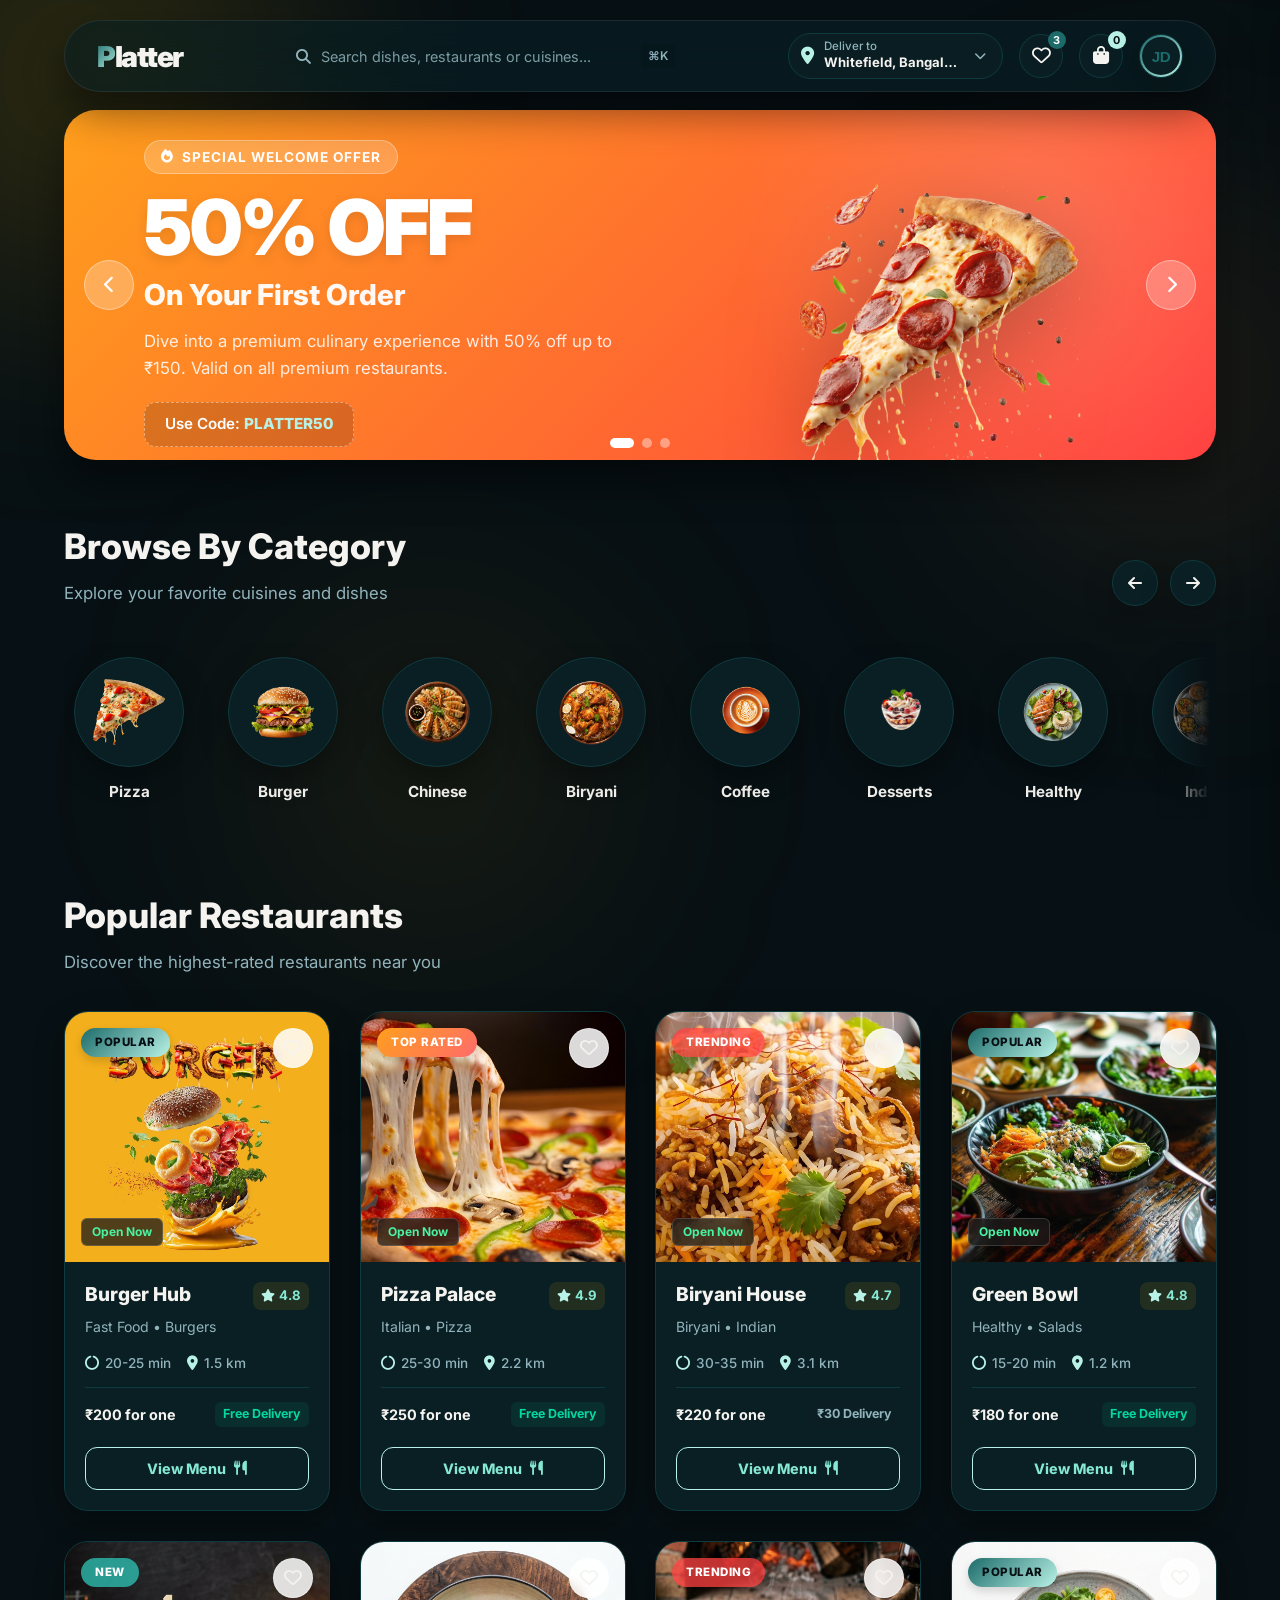
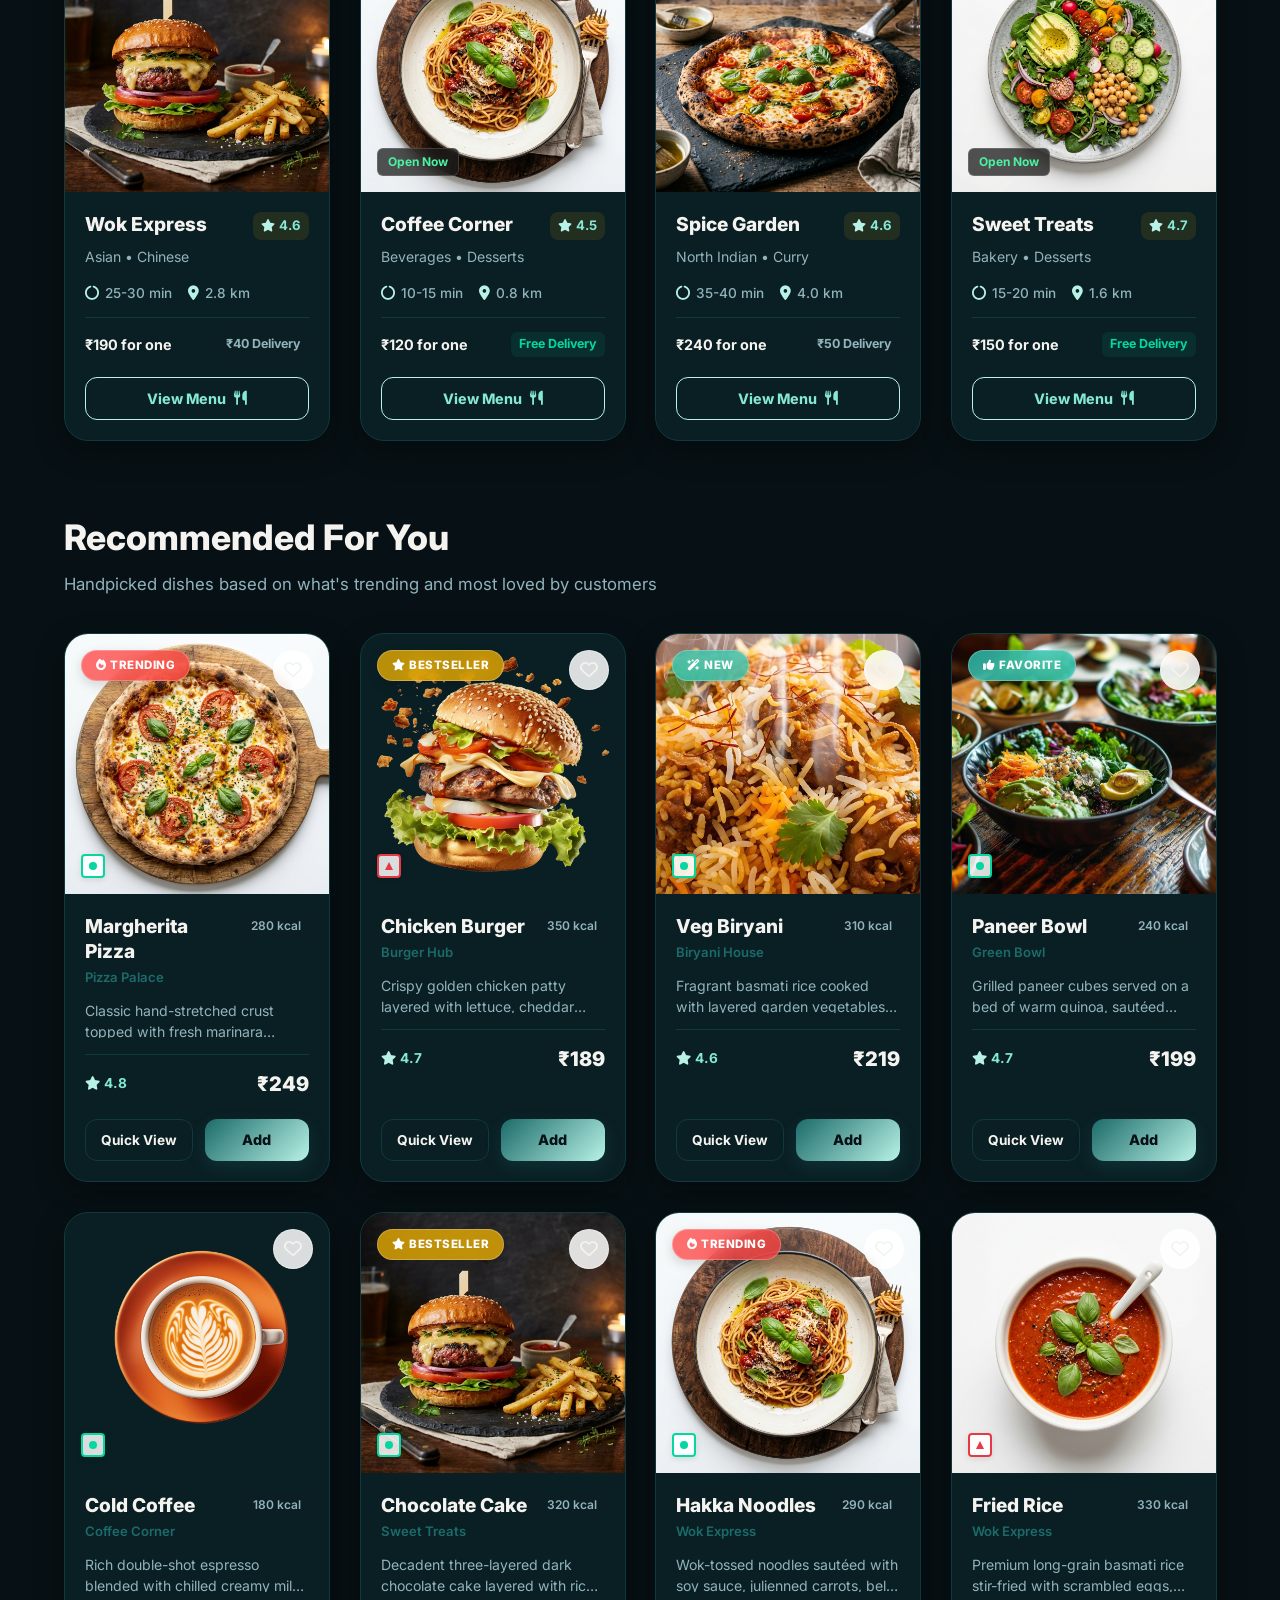
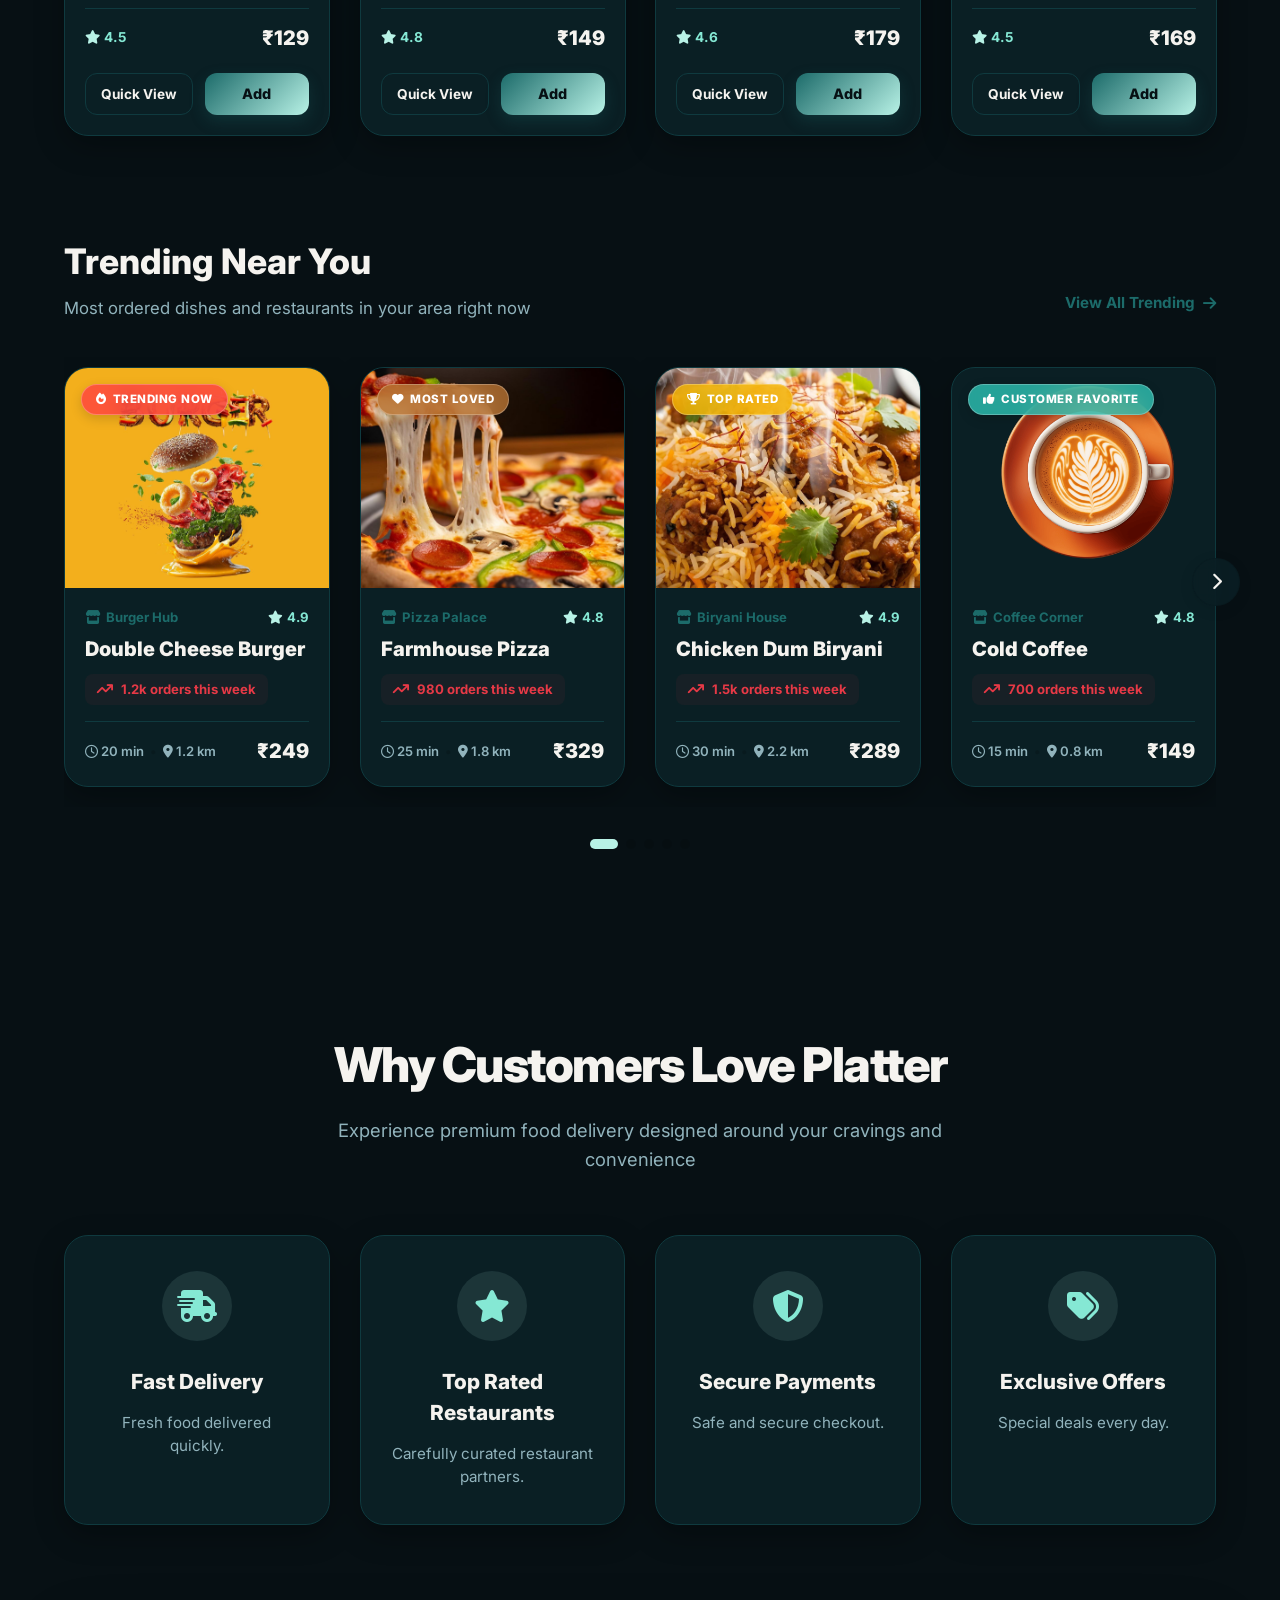
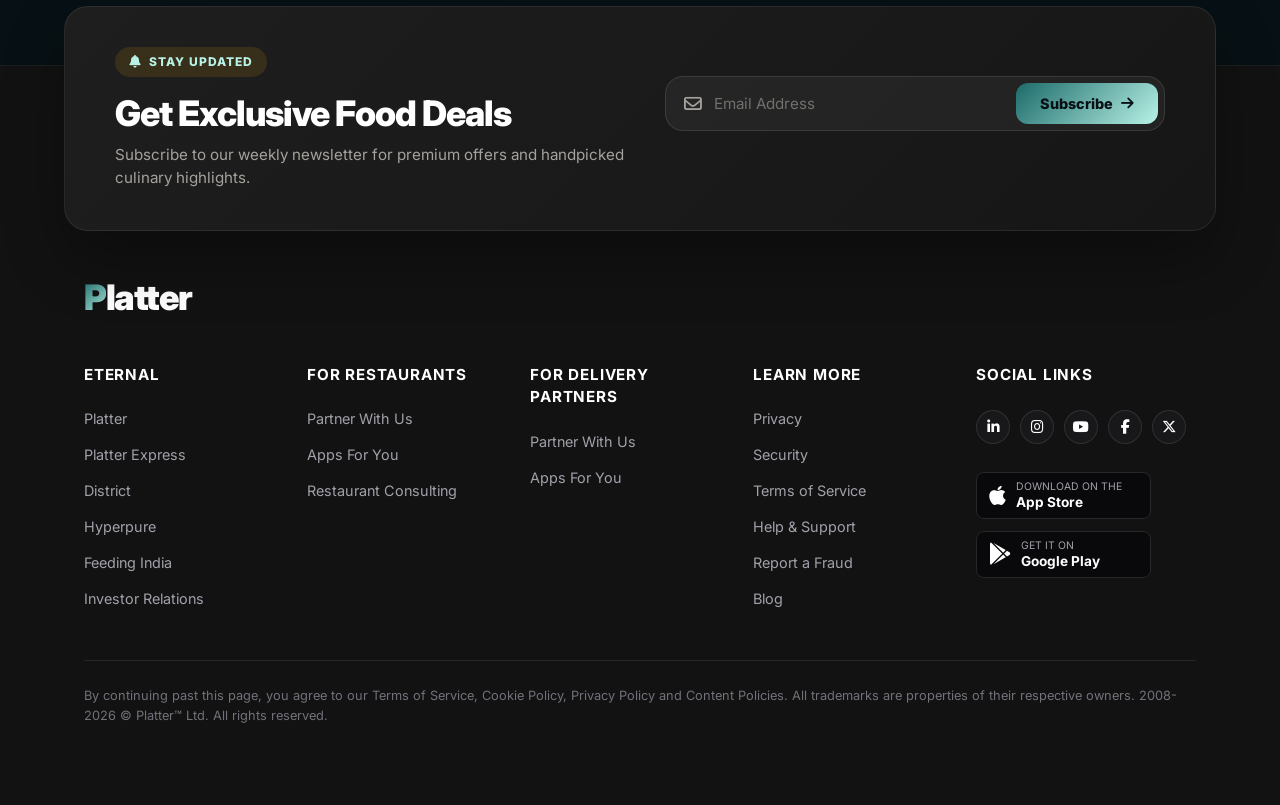
<file: home.html>
<!-- <%@ page language="java" contentType="text/html; charset=UTF-8" pageEncoding="UTF-8" %> -->
<!DOCTYPE html>
<html lang="en">

<head>
    <meta charset="UTF-8">
    <meta name="viewport" content="width=device-width, initial-scale=1.0">
    <title>Platter | Premium Food Delivery Home</title>

    <!-- Google Fonts Inter -->
    <link rel="preconnect" href="https://fonts.googleapis.com">
    <link rel="preconnect" href="https://fonts.gstatic.com" crossorigin>
    <link href="https://fonts.googleapis.com/css2?family=Inter:wght@300;400;500;600;700;800;900&display=swap"
        rel="stylesheet">

    <!-- FontAwesome Icons -->
    <link rel="stylesheet" href="https://cdnjs.cloudflare.com/ajax/libs/font-awesome/6.6.0/css/all.min.css">

    <!-- Custom CSS -->
    <link rel="stylesheet" href="css/home.css">
</head>

<body>

    <!-- Background Decorative Blobs -->
    <div class="blur blob-1"></div>
    <div class="blur blob-2"></div>
    <div class="blur blob-3"></div>

    <!-- PREMIUM NAVBAR -->
    <header class="navbar" id="mainNavbar">
        <div class="navbar-container">
            <!-- Brand Logo -->
            <div class="logo" onclick="window.location.reload();" style="cursor: pointer;">
                <span>P</span>latter
            </div>

            <!-- Navbar Search (Center) -->
            <div class="nav-search-bar">
                <i class="fa-solid fa-magnifying-glass search-icon"></i>
                <input type="text" placeholder="Search dishes, restaurants or cuisines..." id="navSearchInput">
                <div class="search-shortcut">⌘K</div>
            </div>

            <!-- Navbar Actions (Right) -->
            <div class="nav-actions">
                <!-- Location Display -->
                <div class="location-selector" id="locationTrigger">
                    <i class="fa-solid fa-location-dot location-icon"></i>
                    <div class="location-details">
                        <span class="location-label">Deliver to</span>
                        <strong class="location-value" id="currentLocationText">Whitefield, Bangalore</strong>
                    </div>
                    <i class="fa-solid fa-chevron-down arrow-icon"></i>

                    <!-- Location Dropdown Menu -->
                    <div class="location-dropdown" id="locationDropdown">
                        <div class="dropdown-header">Select Address</div>
                        <div class="dropdown-item active" data-location="Whitefield, Bangalore">
                            <i class="fa-solid fa-house"></i>
                            <div class="item-text">
                                <strong>Home</strong>
                                <span>Whitefield, Bangalore</span>
                            </div>
                        </div>
                        <div class="dropdown-item" data-location="Indiranagar, Bangalore">
                            <i class="fa-solid fa-briefcase"></i>
                            <div class="item-text">
                                <strong>Office</strong>
                                <span>Indiranagar, Bangalore</span>
                            </div>
                        </div>
                        <div class="dropdown-divider"></div>
                        <button class="locate-me-btn" id="locateMeBtn">
                            <i class="fa-solid fa-location-crosshairs"></i> Locate Me
                        </button>
                    </div>
                </div>

                <!-- Mobile Search Icon Button (visible only on mobile) -->
                <button class="mobile-search-btn" id="mobileSearchBtn" aria-label="Search">
                    <i class="fa-solid fa-magnifying-glass"></i>
                </button>

                <!-- Favorites Icon Button -->
                <a href="#" class="nav-btn-icon" aria-label="Favorites" title="Favorites">
                    <i class="fa-regular fa-heart"></i>
                    <span class="badge badge-primary">3</span>
                </a>

                <!-- Cart Icon Button -->
                <a href="#" class="nav-btn-icon" aria-label="Cart" title="Shopping Cart">
                    <i class="fa-solid fa-bag-shopping"></i>
                    <span class="badge badge-secondary">2</span>
                </a>

                <!-- Profile Button -->
                <div class="profile-container" id="profileTrigger">
                    <button class="profile-avatar-btn" aria-label="User profile">
                        <div class="avatar-initials">JD</div>
                    </button>

                    <!-- Profile Dropdown -->
                    <div class="profile-dropdown" id="profileDropdown">
                        <div class="profile-dropdown-header">
                            <strong>John Doe</strong>
                            <span>johndoe@example.com</span>
                        </div>
                        <div class="dropdown-divider"></div>
                        <a href="#" class="profile-item"><i class="fa-regular fa-user"></i> My Profile</a>
                        <a href="#" class="profile-item"><i class="fa-solid fa-clock-rotate-left"></i> Order
                            History</a>
                        <a href="#" class="profile-item"><i class="fa-solid fa-wallet"></i> Platter Wallet</a>
                        <a href="#" class="profile-item"><i class="fa-solid fa-gear"></i> Settings</a>
                        <div class="dropdown-divider"></div>
                        <a href="#" class="profile-item logout-link"><i
                                class="fa-solid fa-arrow-right-from-bracket"></i> Logout</a>
                    </div>
                </div>

                <!-- Mobile Hamburger Menu Button -->
                <button class="hamburger-btn" id="hamburgerBtn" aria-label="Open menu">
                    <i class="fa-solid fa-bars-staggered"></i>
                </button>
            </div>

            <!-- Mobile Expanding Search Bar (renders inside navbar-container) -->
            <div class="mobile-search-overlay" id="mobileSearchOverlay">
                <button class="mobile-search-close" id="mobileSearchClose" aria-label="Close search">
                    <i class="fa-solid fa-arrow-left"></i>
                </button>
                <div class="mobile-search-input-wrap">
                    <i class="fa-solid fa-magnifying-glass"></i>
                    <input type="text" id="mobileSearchInput" placeholder="Search dishes, restaurants or cuisines..."
                        autocomplete="off" autocorrect="off">
                    <button class="mobile-search-clear" id="mobileSearchClear" aria-label="Clear search">
                        <i class="fa-solid fa-xmark"></i>
                    </button>
                </div>
            </div>

        </div>
    </header>

    <!-- MOBILE SIDE DRAWER MENU -->
    <div class="mobile-drawer" id="mobileDrawer">
        <div class="drawer-header">
            <div class="logo">
                <span>P</span>latter
            </div>
            <button class="close-drawer-btn" id="closeDrawerBtn" aria-label="Close menu">
                <i class="fa-solid fa-xmark"></i>
            </button>
        </div>
        <div class="drawer-body">
            <!-- Mobile Search -->
            <div class="drawer-search">
                <i class="fa-solid fa-magnifying-glass"></i>
                <input type="text" placeholder="Search Platter..." id="drawerSearchInput">
            </div>

            <!-- Mobile Location -->
            <div class="drawer-location" id="drawerLocationTrigger">
                <div class="loc-left">
                    <i class="fa-solid fa-location-dot"></i>
                    <span>Whitefield, Bangalore</span>
                </div>
                <i class="fa-solid fa-chevron-right"></i>
            </div>

            <!-- Mobile Links -->
            <nav class="drawer-nav">
                <a href="#" class="drawer-nav-item"><i class="fa-regular fa-heart"></i> Favorites <span
                        class="nav-badge">3</span></a>
                <a href="#" class="drawer-nav-item"><i class="fa-solid fa-bag-shopping"></i> My Cart <span
                        class="nav-badge sec">2</span></a>
                <a href="#" class="drawer-nav-item"><i class="fa-regular fa-user"></i> My Profile</a>
                <a href="#" class="drawer-nav-item"><i class="fa-solid fa-ticket"></i> Offers & Coupons</a>
                <a href="#" class="drawer-nav-item"><i class="fa-solid fa-wallet"></i> Platter Cash</a>
                <a href="#" class="drawer-nav-item"><i class="fa-solid fa-headset"></i> Help & Support</a>
            </nav>
        </div>
        <div class="drawer-footer">
            <button class="drawer-logout-btn"><i class="fa-solid fa-arrow-right-from-bracket"></i> Logout</button>
        </div>
    </div>
    <div class="drawer-overlay" id="drawerOverlay"></div>



    <!-- ==========================================
         SECTION 1: OFFERS SLIDER (PHASE 2)
         ========================================== -->
    <section class="offers-section">
        <div class="offers-slider-container">
            <div class="offers-track" id="offersTrack">

                <!-- Slide 1: 50% OFF -->
                <div class="offer-slide active" data-slide-index="0">
                    <div class="offer-card-bg" style="background: linear-gradient(135deg, #FF9F1C, #FF4040);">
                        <div class="offer-card-glow"></div>
                        <div class="offer-card-content">
                            <span class="offer-badge-pill"><i class="fa-solid fa-fire"></i> Special Welcome
                                Offer</span>
                            <h2 class="offer-title-main">50% OFF</h2>
                            <p class="offer-subtitle-main">On Your First Order</p>
                            <p class="offer-description-main">Dive into a premium culinary experience with 50% off
                                up to
                                ₹150. Valid on all premium restaurants.</p>
                            <div class="offer-coupon-code">Use Code: <strong>PLATTER50</strong></div>
                            <button class="offer-action-btn">
                                <span>Claim Now</span>
                                <i class="fa-solid fa-arrow-right"></i>
                            </button>
                        </div>
                        <div class="offer-card-graphic">
                            <img src="images/hero/pizza.png" alt="Delicious Pizza Illustration"
                                class="offer-graphic-img img-pizza">
                        </div>
                    </div>
                </div>

                <!-- Slide 2: Free Delivery -->
                <div class="offer-slide" data-slide-index="1">
                    <div class="offer-card-bg" style="background: linear-gradient(135deg, #2EC4B6, #0077B6);">
                        <div class="offer-card-glow"></div>
                        <div class="offer-card-content">
                            <span class="offer-badge-pill"><i class="fa-solid fa-truck-fast"></i> Daily
                                Savings</span>
                            <h2 class="offer-title-main">Free Delivery</h2>
                            <p class="offer-subtitle-main">On Orders Above ₹299</p>
                            <p class="offer-description-main">Forget delivery charges. Get your food delivered
                                straight
                                to your door, steaming hot, completely free.</p>
                            <div class="offer-coupon-code">Automatically Applied at Checkout</div>
                            <button class="offer-action-btn">
                                <span>Order Now</span>
                                <i class="fa-solid fa-arrow-right"></i>
                            </button>
                        </div>
                        <div class="offer-card-graphic">
                            <img src="images/hero/burger.png" alt="Gourmet Burger Illustration"
                                class="offer-graphic-img img-burger">
                        </div>
                    </div>
                </div>

                <!-- Slide 3: BOGO Offer -->
                <div class="offer-slide" data-slide-index="2">
                    <div class="offer-card-bg" style="background: linear-gradient(135deg, #E63946, #800f2f);">
                        <div class="offer-card-glow"></div>
                        <div class="offer-card-content">
                            <span class="offer-badge-pill"><i class="fa-solid fa-gift"></i> Double Feast</span>
                            <h2 class="offer-title-main">Buy 1 Get 1</h2>
                            <p class="offer-subtitle-main">On Selected Restaurants</p>
                            <p class="offer-description-main">Twice the flavor, half the cost! Treat yourself and a
                                friend with a complimentary second dish.</p>
                            <div class="offer-coupon-code">Use Code: <strong>DOUBLEFEAST</strong></div>
                            <button class="offer-action-btn">
                                <span>Find Restaurants</span>
                                <i class="fa-solid fa-arrow-right"></i>
                            </button>
                        </div>
                        <div class="offer-card-graphic">
                            <img src="images/hero/thali.png" alt="Indian Thali Illustration"
                                class="offer-graphic-img img-thali">
                        </div>
                    </div>
                </div>

            </div>

            <!-- Slider Controls -->
            <button class="offer-nav-btn prev-btn" id="offerPrevBtn" aria-label="Previous Slide">
                <i class="fa-solid fa-chevron-left"></i>
            </button>
            <button class="offer-nav-btn next-btn" id="offerNextBtn" aria-label="Next Slide">
                <i class="fa-solid fa-chevron-right"></i>
            </button>

            <!-- Pagination Indicators -->
            <div class="offer-pagination-dots" id="offerPagination">
                <span class="offer-pag-dot active" data-index="0"></span>
                <span class="offer-pag-dot" data-index="1"></span>
                <span class="offer-pag-dot" data-index="2"></span>
            </div>
        </div>
    </section>

    <!-- ==========================================
         SECTION 2: FOOD CATEGORIES (PHASE 2)
         ========================================== -->
    <section class="categories-section scroll-reveal">
        <div class="categories-header">
            <div class="categories-titles">
                <h2 class="section-title-phase2">Browse By Category</h2>
                <p class="section-subtitle-phase2">Explore your favorite cuisines and dishes</p>
            </div>
            <div class="categories-nav-arrows">
                <button class="category-nav-arrow arrow-left-btn" id="catLeftBtn" aria-label="Scroll Categories Left">
                    <i class="fa-solid fa-arrow-left"></i>
                </button>
                <button class="category-nav-arrow arrow-right-btn" id="catRightBtn"
                    aria-label="Scroll Categories Right">
                    <i class="fa-solid fa-arrow-right"></i>
                </button>
            </div>
        </div>

        <div class="categories-slider-outer">
            <!-- Fade Overlay Gradients -->
            <div class="category-fade-overlay fade-overlay-left"></div>
            <div class="category-fade-overlay fade-overlay-right"></div>

            <div class="categories-track" id="categoriesTrack">
                <!-- Pizza -->
                <div class="category-card-item">
                    <div class="category-circle-wrapper">
                        <img src="images/categories/pizza.png" alt="Pizza" class="category-circle-img">
                        <div class="category-circle-glow"></div>
                    </div>
                    <span class="category-card-name">Pizza</span>
                </div>

                <!-- Burger -->
                <div class="category-card-item">
                    <div class="category-circle-wrapper">
                        <img src="images/categories/burger.png" alt="Burger" class="category-circle-img">
                        <div class="category-circle-glow"></div>
                    </div>
                    <span class="category-card-name">Burger</span>
                </div>

                <!-- Chinese -->
                <div class="category-card-item">
                    <div class="category-circle-wrapper">
                        <img src="images/categories/chinese.png" alt="Chinese" class="category-circle-img">
                        <div class="category-circle-glow"></div>
                    </div>
                    <span class="category-card-name">Chinese</span>
                </div>

                <!-- Biryani -->
                <div class="category-card-item">
                    <div class="category-circle-wrapper">
                        <img src="images/categories/biryani.png" alt="Biryani" class="category-circle-img">
                        <div class="category-circle-glow"></div>
                    </div>
                    <span class="category-card-name">Biryani</span>
                </div>

                <!-- Coffee -->
                <div class="category-card-item">
                    <div class="category-circle-wrapper">
                        <img src="images/categories/coffee.png" alt="Coffee" class="category-circle-img">
                        <div class="category-circle-glow"></div>
                    </div>
                    <span class="category-card-name">Coffee</span>
                </div>

                <!-- Desserts -->
                <div class="category-card-item">
                    <div class="category-circle-wrapper">
                        <img src="images/categories/dessert.png" alt="Desserts" class="category-circle-img">
                        <div class="category-circle-glow"></div>
                    </div>
                    <span class="category-card-name">Desserts</span>
                </div>

                <!-- Healthy -->
                <div class="category-card-item">
                    <div class="category-circle-wrapper">
                        <img src="images/categories/healthy.png" alt="Healthy" class="category-circle-img">
                        <div class="category-circle-glow"></div>
                    </div>
                    <span class="category-card-name">Healthy</span>
                </div>

                <!-- Indian -->
                <div class="category-card-item">
                    <div class="category-circle-wrapper">
                        <img src="images/categories/indian.png" alt="Indian" class="category-circle-img">
                        <div class="category-circle-glow"></div>
                    </div>
                    <span class="category-card-name">Indian</span>
                </div>
            </div>
        </div>
    </section>

    <!-- ==========================================
             SECTION 3: POPULAR RESTAURANTS (PHASE 3)
             ========================================== -->
    <section class="restaurants-section scroll-reveal">
        <div class="restaurants-container">
            <div class="section-header-phase3">
                <h2 class="section-title-phase3">Popular Restaurants</h2>
                <p class="section-subtitle-phase3">Discover the highest-rated restaurants near you</p>
            </div>

            <div class="restaurants-grid">
                <!-- Card 1: Burger Hub -->
                <div class="restaurant-card-item">
                    <div class="card-image-container">
                        <img src="images/Restaurant/burger.jpg" alt="Burger Hub" class="restaurant-cover-img">
                        <span class="restaurant-badge badge-popular">Popular</span>
                        <span class="restaurant-open-status">Open Now</span>
                        <button class="card-favorite-btn" aria-label="Add to Favorites" title="Favorite">
                            <i class="fa-regular fa-heart"></i>
                        </button>
                    </div>
                    <div class="card-details-container">
                        <div class="card-first-row">
                            <h3 class="restaurant-name-title">Burger Hub</h3>
                            <div class="rating-chip-badge">
                                <i class="fa-solid fa-star"></i>
                                <span>4.8</span>
                            </div>
                        </div>
                        <p class="cuisine-type-desc">Fast Food • Burgers</p>
                        <div class="card-meta-details">
                            <div class="meta-item"><i class="fa-solid fa-circle-notch timer-icon"></i> 20-25 min</div>
                            <div class="meta-item"><i class="fa-solid fa-location-dot"></i> 1.5 km</div>
                        </div>
                        <div class="card-pricing-row">
                            <span class="pricing-per-person">₹200 for one</span>
                            <span class="delivery-fee-badge free">Free Delivery</span>
                        </div>
                        <button class="view-menu-action-btn">
                            <span>View Menu</span>
                            <i class="fa-solid fa-utensils"></i>
                        </button>
                    </div>
                </div>

                <!-- Card 2: Pizza Palace -->
                <div class="restaurant-card-item">
                    <div class="card-image-container">
                        <img src="images/Restaurant/pizza.jpg" alt="Pizza Palace" class="restaurant-cover-img">
                        <span class="restaurant-badge badge-top-rated">Top Rated</span>
                        <span class="restaurant-open-status">Open Now</span>
                        <button class="card-favorite-btn" aria-label="Add to Favorites" title="Favorite">
                            <i class="fa-regular fa-heart"></i>
                        </button>
                    </div>
                    <div class="card-details-container">
                        <div class="card-first-row">
                            <h3 class="restaurant-name-title">Pizza Palace</h3>
                            <div class="rating-chip-badge">
                                <i class="fa-solid fa-star"></i>
                                <span>4.9</span>
                            </div>
                        </div>
                        <p class="cuisine-type-desc">Italian • Pizza</p>
                        <div class="card-meta-details">
                            <div class="meta-item"><i class="fa-solid fa-circle-notch timer-icon"></i> 25-30 min</div>
                            <div class="meta-item"><i class="fa-solid fa-location-dot"></i> 2.2 km</div>
                        </div>
                        <div class="card-pricing-row">
                            <span class="pricing-per-person">₹250 for one</span>
                            <span class="delivery-fee-badge free">Free Delivery</span>
                        </div>
                        <button class="view-menu-action-btn">
                            <span>View Menu</span>
                            <i class="fa-solid fa-utensils"></i>
                        </button>
                    </div>
                </div>

                <!-- Card 3: Biryani House -->
                <div class="restaurant-card-item">
                    <div class="card-image-container">
                        <img src="images/Restaurant/biryani.jpg" alt="Biryani House" class="restaurant-cover-img">
                        <span class="restaurant-badge badge-trending">Trending</span>
                        <span class="restaurant-open-status">Open Now</span>
                        <button class="card-favorite-btn" aria-label="Add to Favorites" title="Favorite">
                            <i class="fa-regular fa-heart"></i>
                        </button>
                    </div>
                    <div class="card-details-container">
                        <div class="card-first-row">
                            <h3 class="restaurant-name-title">Biryani House</h3>
                            <div class="rating-chip-badge">
                                <i class="fa-solid fa-star"></i>
                                <span>4.7</span>
                            </div>
                        </div>
                        <p class="cuisine-type-desc">Biryani • Indian</p>
                        <div class="card-meta-details">
                            <div class="meta-item"><i class="fa-solid fa-circle-notch timer-icon"></i> 30-35 min</div>
                            <div class="meta-item"><i class="fa-solid fa-location-dot"></i> 3.1 km</div>
                        </div>
                        <div class="card-pricing-row">
                            <span class="pricing-per-person">₹220 for one</span>
                            <span class="delivery-fee-badge paid">₹30 Delivery</span>
                        </div>
                        <button class="view-menu-action-btn">
                            <span>View Menu</span>
                            <i class="fa-solid fa-utensils"></i>
                        </button>
                    </div>
                </div>

                <!-- Card 4: Green Bowl -->
                <div class="restaurant-card-item">
                    <div class="card-image-container">
                        <img src="images/Restaurant/healthy.jpg" alt="Green Bowl" class="restaurant-cover-img">
                        <span class="restaurant-badge badge-popular">Popular</span>
                        <span class="restaurant-open-status">Open Now</span>
                        <button class="card-favorite-btn" aria-label="Add to Favorites" title="Favorite">
                            <i class="fa-regular fa-heart"></i>
                        </button>
                    </div>
                    <div class="card-details-container">
                        <div class="card-first-row">
                            <h3 class="restaurant-name-title">Green Bowl</h3>
                            <div class="rating-chip-badge">
                                <i class="fa-solid fa-star"></i>
                                <span>4.8</span>
                            </div>
                        </div>
                        <p class="cuisine-type-desc">Healthy • Salads</p>
                        <div class="card-meta-details">
                            <div class="meta-item"><i class="fa-solid fa-circle-notch timer-icon"></i> 15-20 min</div>
                            <div class="meta-item"><i class="fa-solid fa-location-dot"></i> 1.2 km</div>
                        </div>
                        <div class="card-pricing-row">
                            <span class="pricing-per-person">₹180 for one</span>
                            <span class="delivery-fee-badge free">Free Delivery</span>
                        </div>
                        <button class="view-menu-action-btn">
                            <span>View Menu</span>
                            <i class="fa-solid fa-utensils"></i>
                        </button>
                    </div>
                </div>

                <!-- Card 5: Wok Express -->
                <div class="restaurant-card-item">
                    <div class="card-image-container">
                        <img src="images/auth/login-food.png" alt="Wok Express" class="restaurant-cover-img">
                        <span class="restaurant-badge badge-new">New</span>
                        <button class="card-favorite-btn" aria-label="Add to Favorites" title="Favorite">
                            <i class="fa-regular fa-heart"></i>
                        </button>
                    </div>
                    <div class="card-details-container">
                        <div class="card-first-row">
                            <h3 class="restaurant-name-title">Wok Express</h3>
                            <div class="rating-chip-badge">
                                <i class="fa-solid fa-star"></i>
                                <span>4.6</span>
                            </div>
                        </div>
                        <p class="cuisine-type-desc">Asian • Chinese</p>
                        <div class="card-meta-details">
                            <div class="meta-item"><i class="fa-solid fa-circle-notch timer-icon"></i> 25-30 min</div>
                            <div class="meta-item"><i class="fa-solid fa-location-dot"></i> 2.8 km</div>
                        </div>
                        <div class="card-pricing-row">
                            <span class="pricing-per-person">₹190 for one</span>
                            <span class="delivery-fee-badge paid">₹40 Delivery</span>
                        </div>
                        <button class="view-menu-action-btn">
                            <span>View Menu</span>
                            <i class="fa-solid fa-utensils"></i>
                        </button>
                    </div>
                </div>

                <!-- Card 6: Coffee Corner -->
                <div class="restaurant-card-item">
                    <div class="card-image-container">
                        <img src="images/auth/bg-pasta.png" alt="Coffee Corner" class="restaurant-cover-img">
                        <span class="restaurant-open-status">Open Now</span>
                        <button class="card-favorite-btn" aria-label="Add to Favorites" title="Favorite">
                            <i class="fa-regular fa-heart"></i>
                        </button>
                    </div>
                    <div class="card-details-container">
                        <div class="card-first-row">
                            <h3 class="restaurant-name-title">Coffee Corner</h3>
                            <div class="rating-chip-badge">
                                <i class="fa-solid fa-star"></i>
                                <span>4.5</span>
                            </div>
                        </div>
                        <p class="cuisine-type-desc">Beverages • Desserts</p>
                        <div class="card-meta-details">
                            <div class="meta-item"><i class="fa-solid fa-circle-notch timer-icon"></i> 10-15 min</div>
                            <div class="meta-item"><i class="fa-solid fa-location-dot"></i> 0.8 km</div>
                        </div>
                        <div class="card-pricing-row">
                            <span class="pricing-per-person">₹120 for one</span>
                            <span class="delivery-fee-badge free">Free Delivery</span>
                        </div>
                        <button class="view-menu-action-btn">
                            <span>View Menu</span>
                            <i class="fa-solid fa-utensils"></i>
                        </button>
                    </div>
                </div>

                <!-- Card 7: Spice Garden -->
                <div class="restaurant-card-item">
                    <div class="card-image-container">
                        <img src="images/auth/signup-food.png" alt="Spice Garden" class="restaurant-cover-img">
                        <span class="restaurant-badge badge-trending">Trending</span>
                        <button class="card-favorite-btn" aria-label="Add to Favorites" title="Favorite">
                            <i class="fa-regular fa-heart"></i>
                        </button>
                    </div>
                    <div class="card-details-container">
                        <div class="card-first-row">
                            <h3 class="restaurant-name-title">Spice Garden</h3>
                            <div class="rating-chip-badge">
                                <i class="fa-solid fa-star"></i>
                                <span>4.6</span>
                            </div>
                        </div>
                        <p class="cuisine-type-desc">North Indian • Curry</p>
                        <div class="card-meta-details">
                            <div class="meta-item"><i class="fa-solid fa-circle-notch timer-icon"></i> 35-40 min</div>
                            <div class="meta-item"><i class="fa-solid fa-location-dot"></i> 4.0 km</div>
                        </div>
                        <div class="card-pricing-row">
                            <span class="pricing-per-person">₹240 for one</span>
                            <span class="delivery-fee-badge paid">₹50 Delivery</span>
                        </div>
                        <button class="view-menu-action-btn">
                            <span>View Menu</span>
                            <i class="fa-solid fa-utensils"></i>
                        </button>
                    </div>
                </div>

                <!-- Card 8: Sweet Treats -->
                <div class="restaurant-card-item">
                    <div class="card-image-container">
                        <img src="images/auth/bg-salad.png" alt="Sweet Treats" class="restaurant-cover-img">
                        <span class="restaurant-badge badge-popular">Popular</span>
                        <span class="restaurant-open-status">Open Now</span>
                        <button class="card-favorite-btn" aria-label="Add to Favorites" title="Favorite">
                            <i class="fa-regular fa-heart"></i>
                        </button>
                    </div>
                    <div class="card-details-container">
                        <div class="card-first-row">
                            <h3 class="restaurant-name-title">Sweet Treats</h3>
                            <div class="rating-chip-badge">
                                <i class="fa-solid fa-star"></i>
                                <span>4.7</span>
                            </div>
                        </div>
                        <p class="cuisine-type-desc">Bakery • Desserts</p>
                        <div class="card-meta-details">
                            <div class="meta-item"><i class="fa-solid fa-circle-notch timer-icon"></i> 15-20 min</div>
                            <div class="meta-item"><i class="fa-solid fa-location-dot"></i> 1.6 km</div>
                        </div>
                        <div class="card-pricing-row">
                            <span class="pricing-per-person">₹150 for one</span>
                            <span class="delivery-fee-badge free">Free Delivery</span>
                        </div>
                        <button class="view-menu-action-btn">
                            <span>View Menu</span>
                            <i class="fa-solid fa-utensils"></i>
                        </button>
                    </div>
                </div>
            </div>
        </div>
    </section>

    <!-- ==========================================
         SECTION 4: RECOMMENDED DISHES (PHASE 4)
         ========================================== -->
    <section class="dishes-section scroll-reveal">
        <div class="dishes-container">
            <div class="section-header-phase4">
                <h2 class="section-title-phase4">Recommended For You</h2>
                <p class="section-subtitle-phase4">Handpicked dishes based on what's trending and most loved by
                    customers</p>
            </div>

            <div class="dishes-grid">
                <!-- Dish 1: Margherita Pizza -->
                <div class="dish-card-item">
                    <div class="dish-image-container">
                        <img src="images/auth/bg-pizza.png" alt="Margherita Pizza" class="dish-cover-img">
                        <span class="dish-badge badge-trending"><i class="fa-solid fa-fire"></i> Trending</span>
                        <div class="dish-indicator veg" title="Vegetarian"><span class="dot"></span></div>
                        <button class="dish-wishlist-btn" aria-label="Add to Wishlist" title="Wishlist">
                            <i class="fa-regular fa-heart"></i>
                        </button>
                    </div>
                    <div class="dish-details-container">
                        <div class="dish-first-row">
                            <h3 class="dish-name-title">Margherita Pizza</h3>
                            <span class="dish-calories">280 kcal</span>
                        </div>
                        <p class="dish-restaurant-name">Pizza Palace</p>
                        <p class="dish-short-desc">Classic hand-stretched crust topped with fresh marinara sauce,
                            mozzarella cheese, and fresh basil.</p>
                        <div class="dish-meta-row">
                            <div class="dish-rating-badge"><i class="fa-solid fa-star"></i> 4.8</div>
                            <span class="dish-price-tag">₹249</span>
                        </div>
                        <div class="dish-action-row">
                            <button class="quick-view-btn">Quick View</button>
                            <div class="cart-action-wrapper">
                                <button class="add-to-cart-btn">Add</button>
                                <div class="qty-selector-wrapper">
                                    <button class="qty-btn qty-minus-btn" aria-label="Decrease quantity"><i
                                            class="fa-solid fa-minus"></i></button>
                                    <span class="qty-number-display">1</span>
                                    <button class="qty-btn qty-plus-btn" aria-label="Increase quantity"><i
                                            class="fa-solid fa-plus"></i></button>
                                </div>
                            </div>
                        </div>
                    </div>
                </div>

                <!-- Dish 2: Chicken Burger -->
                <div class="dish-card-item">
                    <div class="dish-image-container">
                        <img src="images/hero/burger.png" alt="Chicken Burger" class="dish-cover-img">
                        <span class="dish-badge badge-bestseller"><i class="fa-solid fa-star"></i> Bestseller</span>
                        <div class="dish-indicator non-veg" title="Non-Vegetarian"><span class="dot"></span></div>
                        <button class="dish-wishlist-btn" aria-label="Add to Wishlist" title="Wishlist">
                            <i class="fa-regular fa-heart"></i>
                        </button>
                    </div>
                    <div class="dish-details-container">
                        <div class="dish-first-row">
                            <h3 class="dish-name-title">Chicken Burger</h3>
                            <span class="dish-calories">350 kcal</span>
                        </div>
                        <p class="dish-restaurant-name">Burger Hub</p>
                        <p class="dish-short-desc">Crispy golden chicken patty layered with lettuce, cheddar cheese, and
                            signature burger sauce.</p>
                        <div class="dish-meta-row">
                            <div class="dish-rating-badge"><i class="fa-solid fa-star"></i> 4.7</div>
                            <span class="dish-price-tag">₹189</span>
                        </div>
                        <div class="dish-action-row">
                            <button class="quick-view-btn">Quick View</button>
                            <div class="cart-action-wrapper">
                                <button class="add-to-cart-btn">Add</button>
                                <div class="qty-selector-wrapper">
                                    <button class="qty-btn qty-minus-btn" aria-label="Decrease quantity"><i
                                            class="fa-solid fa-minus"></i></button>
                                    <span class="qty-number-display">1</span>
                                    <button class="qty-btn qty-plus-btn" aria-label="Increase quantity"><i
                                            class="fa-solid fa-plus"></i></button>
                                </div>
                            </div>
                        </div>
                    </div>
                </div>

                <!-- Dish 3: Veg Biryani -->
                <div class="dish-card-item">
                    <div class="dish-image-container">
                        <img src="images/Restaurant/biryani.jpg" alt="Veg Biryani" class="dish-cover-img">
                        <span class="dish-badge badge-new"><i class="fa-solid fa-wand-magic-sparkles"></i> New</span>
                        <div class="dish-indicator veg" title="Vegetarian"><span class="dot"></span></div>
                        <button class="dish-wishlist-btn" aria-label="Add to Wishlist" title="Wishlist">
                            <i class="fa-regular fa-heart"></i>
                        </button>
                    </div>
                    <div class="dish-details-container">
                        <div class="dish-first-row">
                            <h3 class="dish-name-title">Veg Biryani</h3>
                            <span class="dish-calories">310 kcal</span>
                        </div>
                        <p class="dish-restaurant-name">Biryani House</p>
                        <p class="dish-short-desc">Fragrant basmati rice cooked with layered garden vegetables, saffron,
                            aromatic spices, and mint.</p>
                        <div class="dish-meta-row">
                            <div class="dish-rating-badge"><i class="fa-solid fa-star"></i> 4.6</div>
                            <span class="dish-price-tag">₹219</span>
                        </div>
                        <div class="dish-action-row">
                            <button class="quick-view-btn">Quick View</button>
                            <div class="cart-action-wrapper">
                                <button class="add-to-cart-btn">Add</button>
                                <div class="qty-selector-wrapper">
                                    <button class="qty-btn qty-minus-btn" aria-label="Decrease quantity"><i
                                            class="fa-solid fa-minus"></i></button>
                                    <span class="qty-number-display">1</span>
                                    <button class="qty-btn qty-plus-btn" aria-label="Increase quantity"><i
                                            class="fa-solid fa-plus"></i></button>
                                </div>
                            </div>
                        </div>
                    </div>
                </div>

                <!-- Dish 4: Paneer Bowl -->
                <div class="dish-card-item">
                    <div class="dish-image-container">
                        <img src="images/Restaurant/healthy.jpg" alt="Paneer Bowl" class="dish-cover-img">
                        <span class="dish-badge badge-favorite"><i class="fa-solid fa-thumbs-up"></i> Favorite</span>
                        <div class="dish-indicator veg" title="Vegetarian"><span class="dot"></span></div>
                        <button class="dish-wishlist-btn" aria-label="Add to Wishlist" title="Wishlist">
                            <i class="fa-regular fa-heart"></i>
                        </button>
                    </div>
                    <div class="dish-details-container">
                        <div class="dish-first-row">
                            <h3 class="dish-name-title">Paneer Bowl</h3>
                            <span class="dish-calories">240 kcal</span>
                        </div>
                        <p class="dish-restaurant-name">Green Bowl</p>
                        <p class="dish-short-desc">Grilled paneer cubes served on a bed of warm quinoa, sautéed
                            broccoli, bell peppers, and lemon dressing.</p>
                        <div class="dish-meta-row">
                            <div class="dish-rating-badge"><i class="fa-solid fa-star"></i> 4.7</div>
                            <span class="dish-price-tag">₹199</span>
                        </div>
                        <div class="dish-action-row">
                            <button class="quick-view-btn">Quick View</button>
                            <div class="cart-action-wrapper">
                                <button class="add-to-cart-btn">Add</button>
                                <div class="qty-selector-wrapper">
                                    <button class="qty-btn qty-minus-btn" aria-label="Decrease quantity"><i
                                            class="fa-solid fa-minus"></i></button>
                                    <span class="qty-number-display">1</span>
                                    <button class="qty-btn qty-plus-btn" aria-label="Increase quantity"><i
                                            class="fa-solid fa-plus"></i></button>
                                </div>
                            </div>
                        </div>
                    </div>
                </div>

                <!-- Dish 5: Cold Coffee -->
                <div class="dish-card-item">
                    <div class="dish-image-container">
                        <img src="images/categories/coffee.png" alt="Cold Coffee" class="dish-cover-img">
                        <div class="dish-indicator veg" title="Vegetarian"><span class="dot"></span></div>
                        <button class="dish-wishlist-btn" aria-label="Add to Wishlist" title="Wishlist">
                            <i class="fa-regular fa-heart"></i>
                        </button>
                    </div>
                    <div class="dish-details-container">
                        <div class="dish-first-row">
                            <h3 class="dish-name-title">Cold Coffee</h3>
                            <span class="dish-calories">180 kcal</span>
                        </div>
                        <p class="dish-restaurant-name">Coffee Corner</p>
                        <p class="dish-short-desc">Rich double-shot espresso blended with chilled creamy milk, chocolate
                            syrup, and vanilla ice cream.</p>
                        <div class="dish-meta-row">
                            <div class="dish-rating-badge"><i class="fa-solid fa-star"></i> 4.5</div>
                            <span class="dish-price-tag">₹129</span>
                        </div>
                        <div class="dish-action-row">
                            <button class="quick-view-btn">Quick View</button>
                            <div class="cart-action-wrapper">
                                <button class="add-to-cart-btn">Add</button>
                                <div class="qty-selector-wrapper">
                                    <button class="qty-btn qty-minus-btn" aria-label="Decrease quantity"><i
                                            class="fa-solid fa-minus"></i></button>
                                    <span class="qty-number-display">1</span>
                                    <button class="qty-btn qty-plus-btn" aria-label="Increase quantity"><i
                                            class="fa-solid fa-plus"></i></button>
                                </div>
                            </div>
                        </div>
                    </div>
                </div>

                <!-- Dish 6: Chocolate Cake -->
                <div class="dish-card-item">
                    <div class="dish-image-container">
                        <img src="images/auth/login-food.png" alt="Chocolate Cake" class="dish-cover-img">
                        <span class="dish-badge badge-bestseller"><i class="fa-solid fa-star"></i> Bestseller</span>
                        <div class="dish-indicator veg" title="Vegetarian"><span class="dot"></span></div>
                        <button class="dish-wishlist-btn" aria-label="Add to Wishlist" title="Wishlist">
                            <i class="fa-regular fa-heart"></i>
                        </button>
                    </div>
                    <div class="dish-details-container">
                        <div class="dish-first-row">
                            <h3 class="dish-name-title">Chocolate Cake</h3>
                            <span class="dish-calories">320 kcal</span>
                        </div>
                        <p class="dish-restaurant-name">Sweet Treats</p>
                        <p class="dish-short-desc">Decadent three-layered dark chocolate cake layered with rich
                            chocolate fudge frosting.</p>
                        <div class="dish-meta-row">
                            <div class="dish-rating-badge"><i class="fa-solid fa-star"></i> 4.8</div>
                            <span class="dish-price-tag">₹149</span>
                        </div>
                        <div class="dish-action-row">
                            <button class="quick-view-btn">Quick View</button>
                            <div class="cart-action-wrapper">
                                <button class="add-to-cart-btn">Add</button>
                                <div class="qty-selector-wrapper">
                                    <button class="qty-btn qty-minus-btn" aria-label="Decrease quantity"><i
                                            class="fa-solid fa-minus"></i></button>
                                    <span class="qty-number-display">1</span>
                                    <button class="qty-btn qty-plus-btn" aria-label="Increase quantity"><i
                                            class="fa-solid fa-plus"></i></button>
                                </div>
                            </div>
                        </div>
                    </div>
                </div>

                <!-- Dish 7: Hakka Noodles -->
                <div class="dish-card-item">
                    <div class="dish-image-container">
                        <img src="images/auth/bg-pasta.png" alt="Hakka Noodles" class="dish-cover-img">
                        <span class="dish-badge badge-trending"><i class="fa-solid fa-fire"></i> Trending</span>
                        <div class="dish-indicator veg" title="Vegetarian"><span class="dot"></span></div>
                        <button class="dish-wishlist-btn" aria-label="Add to Wishlist" title="Wishlist">
                            <i class="fa-regular fa-heart"></i>
                        </button>
                    </div>
                    <div class="dish-details-container">
                        <div class="dish-first-row">
                            <h3 class="dish-name-title">Hakka Noodles</h3>
                            <span class="dish-calories">290 kcal</span>
                        </div>
                        <p class="dish-restaurant-name">Wok Express</p>
                        <p class="dish-short-desc">Wok-tossed noodles sautéed with soy sauce, julienned carrots, bell
                            peppers, spring onions, and garlic.</p>
                        <div class="dish-meta-row">
                            <div class="dish-rating-badge"><i class="fa-solid fa-star"></i> 4.6</div>
                            <span class="dish-price-tag">₹179</span>
                        </div>
                        <div class="dish-action-row">
                            <button class="quick-view-btn">Quick View</button>
                            <div class="cart-action-wrapper">
                                <button class="add-to-cart-btn">Add</button>
                                <div class="qty-selector-wrapper">
                                    <button class="qty-btn qty-minus-btn" aria-label="Decrease quantity"><i
                                            class="fa-solid fa-minus"></i></button>
                                    <span class="qty-number-display">1</span>
                                    <button class="qty-btn qty-plus-btn" aria-label="Increase quantity"><i
                                            class="fa-solid fa-plus"></i></button>
                                </div>
                            </div>
                        </div>
                    </div>
                </div>

                <!-- Dish 8: Fried Rice -->
                <div class="dish-card-item">
                    <div class="dish-image-container">
                        <img src="images/auth/bg-sauce.png" alt="Fried Rice" class="dish-cover-img">
                        <div class="dish-indicator non-veg" title="Non-Vegetarian"><span class="dot"></span></div>
                        <button class="dish-wishlist-btn" aria-label="Add to Wishlist" title="Wishlist">
                            <i class="fa-regular fa-heart"></i>
                        </button>
                    </div>
                    <div class="dish-details-container">
                        <div class="dish-first-row">
                            <h3 class="dish-name-title">Fried Rice</h3>
                            <span class="dish-calories">330 kcal</span>
                        </div>
                        <p class="dish-restaurant-name">Wok Express</p>
                        <p class="dish-short-desc">Premium long-grain basmati rice stir-fried with scrambled eggs, fresh
                            vegetables, scallions, and light seasoning.</p>
                        <div class="dish-meta-row">
                            <div class="dish-rating-badge"><i class="fa-solid fa-star"></i> 4.5</div>
                            <span class="dish-price-tag">₹169</span>
                        </div>
                        <div class="dish-action-row">
                            <button class="quick-view-btn">Quick View</button>
                            <div class="cart-action-wrapper">
                                <button class="add-to-cart-btn">Add</button>
                                <div class="qty-selector-wrapper">
                                    <button class="qty-btn qty-minus-btn" aria-label="Decrease quantity"><i
                                            class="fa-solid fa-minus"></i></button>
                                    <span class="qty-number-display">1</span>
                                    <button class="qty-btn qty-plus-btn" aria-label="Increase quantity"><i
                                            class="fa-solid fa-plus"></i></button>
                                </div>
                            </div>
                        </div>
                    </div>
                </div>

            </div>
        </div>
    </section>

    <!-- ==========================================
         SECTION 5: TRENDING NEAR YOU (PHASE 5)
         ========================================== -->
    <section class="trending-section scroll-reveal">
        <div class="trending-container">
            <div class="section-header-phase5">
                <div class="header-left">
                    <h2 class="section-title-phase5">Trending Near You</h2>
                    <p class="section-subtitle-phase5">Most ordered dishes and restaurants in your area right now</p>
                </div>
                <div class="header-right">
                    <a href="#" class="view-all-trending-btn">
                        <span>View All Trending</span>
                        <i class="fa-solid fa-arrow-right"></i>
                    </a>
                </div>
            </div>

            <div class="trending-slider-wrapper">
                <!-- Navigation arrows -->
                <button class="trending-nav-btn prev-btn" aria-label="Previous slide" disabled>
                    <i class="fa-solid fa-chevron-left"></i>
                </button>
                <button class="trending-nav-btn next-btn" aria-label="Next slide">
                    <i class="fa-solid fa-chevron-right"></i>
                </button>

                <div class="trending-slider-track-container">
                    <div class="trending-slider-track">
                        <!-- Card 1: Double Cheese Burger -->
                        <div class="trending-card-item">
                            <div class="trending-image-container">
                                <img src="images/Restaurant/burger.jpg" alt="Double Cheese Burger"
                                    class="trending-cover-img">
                                <span class="trending-badge badge-now"><i class="fa-solid fa-fire"></i> Trending
                                    Now</span>
                            </div>
                            <div class="trending-details-container">
                                <div class="trending-restaurant-row">
                                    <span class="trending-restaurant-name"><i class="fa-solid fa-store"></i> Burger
                                        Hub</span>
                                    <span class="trending-rating-badge"><i class="fa-solid fa-star"></i> 4.9</span>
                                </div>
                                <h3 class="trending-dish-name">Double Cheese Burger</h3>

                                <div class="trending-orders-row">
                                    <i class="fa-solid fa-arrow-trend-up"></i>
                                    <span>1.2k orders this week</span>
                                </div>

                                <div class="trending-footer-row">
                                    <div class="trending-meta-details">
                                        <span><i class="fa-regular fa-clock"></i> 20 min</span>
                                        <span class="separator">•</span>
                                        <span><i class="fa-solid fa-location-dot"></i> 1.2 km</span>
                                    </div>
                                    <span class="trending-price-tag">₹249</span>
                                </div>
                            </div>
                        </div>

                        <!-- Card 2: Farmhouse Pizza -->
                        <div class="trending-card-item">
                            <div class="trending-image-container">
                                <img src="images/Restaurant/pizza.jpg" alt="Farmhouse Pizza" class="trending-cover-img">
                                <span class="trending-badge badge-loved"><i class="fa-solid fa-heart"></i> Most
                                    Loved</span>
                            </div>
                            <div class="trending-details-container">
                                <div class="trending-restaurant-row">
                                    <span class="trending-restaurant-name"><i class="fa-solid fa-store"></i> Pizza
                                        Palace</span>
                                    <span class="trending-rating-badge"><i class="fa-solid fa-star"></i> 4.8</span>
                                </div>
                                <h3 class="trending-dish-name">Farmhouse Pizza</h3>

                                <div class="trending-orders-row">
                                    <i class="fa-solid fa-arrow-trend-up"></i>
                                    <span>980 orders this week</span>
                                </div>

                                <div class="trending-footer-row">
                                    <div class="trending-meta-details">
                                        <span><i class="fa-regular fa-clock"></i> 25 min</span>
                                        <span class="separator">•</span>
                                        <span><i class="fa-solid fa-location-dot"></i> 1.8 km</span>
                                    </div>
                                    <span class="trending-price-tag">₹329</span>
                                </div>
                            </div>
                        </div>

                        <!-- Card 3: Chicken Dum Biryani -->
                        <div class="trending-card-item">
                            <div class="trending-image-container">
                                <img src="images/Restaurant/biryani.jpg" alt="Chicken Dum Biryani"
                                    class="trending-cover-img">
                                <span class="trending-badge badge-rated"><i class="fa-solid fa-trophy"></i> Top
                                    Rated</span>
                            </div>
                            <div class="trending-details-container">
                                <div class="trending-restaurant-row">
                                    <span class="trending-restaurant-name"><i class="fa-solid fa-store"></i> Biryani
                                        House</span>
                                    <span class="trending-rating-badge"><i class="fa-solid fa-star"></i> 4.9</span>
                                </div>
                                <h3 class="trending-dish-name">Chicken Dum Biryani</h3>

                                <div class="trending-orders-row">
                                    <i class="fa-solid fa-arrow-trend-up"></i>
                                    <span>1.5k orders this week</span>
                                </div>

                                <div class="trending-footer-row">
                                    <div class="trending-meta-details">
                                        <span><i class="fa-regular fa-clock"></i> 30 min</span>
                                        <span class="separator">•</span>
                                        <span><i class="fa-solid fa-location-dot"></i> 2.2 km</span>
                                    </div>
                                    <span class="trending-price-tag">₹289</span>
                                </div>
                            </div>
                        </div>

                        <!-- Card 4: Cold Coffee -->
                        <div class="trending-card-item">
                            <div class="trending-image-container">
                                <img src="images/categories/coffee.png" alt="Cold Coffee" class="trending-cover-img">
                                <span class="trending-badge badge-favorite"><i class="fa-solid fa-thumbs-up"></i>
                                    Customer Favorite</span>
                            </div>
                            <div class="trending-details-container">
                                <div class="trending-restaurant-row">
                                    <span class="trending-restaurant-name"><i class="fa-solid fa-store"></i> Coffee
                                        Corner</span>
                                    <span class="trending-rating-badge"><i class="fa-solid fa-star"></i> 4.8</span>
                                </div>
                                <h3 class="trending-dish-name">Cold Coffee</h3>

                                <div class="trending-orders-row">
                                    <i class="fa-solid fa-arrow-trend-up"></i>
                                    <span>700 orders this week</span>
                                </div>

                                <div class="trending-footer-row">
                                    <div class="trending-meta-details">
                                        <span><i class="fa-regular fa-clock"></i> 15 min</span>
                                        <span class="separator">•</span>
                                        <span><i class="fa-solid fa-location-dot"></i> 0.8 km</span>
                                    </div>
                                    <span class="trending-price-tag">₹149</span>
                                </div>
                            </div>
                        </div>

                        <!-- Card 5: Quinoa Salad -->
                        <div class="trending-card-item">
                            <div class="trending-image-container">
                                <img src="images/Restaurant/healthy.jpg" alt="Quinoa Salad" class="trending-cover-img">
                                <span class="trending-badge badge-now"><i class="fa-solid fa-fire"></i> Trending
                                    Now</span>
                            </div>
                            <div class="trending-details-container">
                                <div class="trending-restaurant-row">
                                    <span class="trending-restaurant-name"><i class="fa-solid fa-store"></i> Green
                                        Bowl</span>
                                    <span class="trending-rating-badge"><i class="fa-solid fa-star"></i> 4.7</span>
                                </div>
                                <h3 class="trending-dish-name">Quinoa Salad</h3>

                                <div class="trending-orders-row">
                                    <i class="fa-solid fa-arrow-trend-up"></i>
                                    <span>500 orders this week</span>
                                </div>

                                <div class="trending-footer-row">
                                    <div class="trending-meta-details">
                                        <span><i class="fa-regular fa-clock"></i> 18 min</span>
                                        <span class="separator">•</span>
                                        <span><i class="fa-solid fa-location-dot"></i> 1.5 km</span>
                                    </div>
                                    <span class="trending-price-tag">₹219</span>
                                </div>
                            </div>
                        </div>

                        <!-- Card 6: Red Velvet Pastry -->
                        <div class="trending-card-item">
                            <div class="trending-image-container">
                                <img src="images/categories/dessert.png" alt="Red Velvet Pastry"
                                    class="trending-cover-img">
                                <span class="trending-badge badge-loved"><i class="fa-solid fa-heart"></i> Most
                                    Loved</span>
                            </div>
                            <div class="trending-details-container">
                                <div class="trending-restaurant-row">
                                    <span class="trending-restaurant-name"><i class="fa-solid fa-store"></i> Sweet
                                        Treats</span>
                                    <span class="trending-rating-badge"><i class="fa-solid fa-star"></i> 4.8</span>
                                </div>
                                <h3 class="trending-dish-name">Red Velvet Pastry</h3>

                                <div class="trending-orders-row">
                                    <i class="fa-solid fa-arrow-trend-up"></i>
                                    <span>650 orders this week</span>
                                </div>

                                <div class="trending-footer-row">
                                    <div class="trending-meta-details">
                                        <span><i class="fa-regular fa-clock"></i> 12 min</span>
                                        <span class="separator">•</span>
                                        <span><i class="fa-solid fa-location-dot"></i> 0.6 km</span>
                                    </div>
                                    <span class="trending-price-tag">₹139</span>
                                </div>
                            </div>
                        </div>

                        <!-- Card 7: Schezwan Noodles -->
                        <div class="trending-card-item">
                            <div class="trending-image-container">
                                <img src="images/categories/chinese.png" alt="Schezwan Noodles"
                                    class="trending-cover-img">
                                <span class="trending-badge badge-rated"><i class="fa-solid fa-trophy"></i> Top
                                    Rated</span>
                            </div>
                            <div class="trending-details-container">
                                <div class="trending-restaurant-row">
                                    <span class="trending-restaurant-name"><i class="fa-solid fa-store"></i> Wok
                                        Express</span>
                                    <span class="trending-rating-badge"><i class="fa-solid fa-star"></i> 4.6</span>
                                </div>
                                <h3 class="trending-dish-name">Schezwan Noodles</h3>

                                <div class="trending-orders-row">
                                    <i class="fa-solid fa-arrow-trend-up"></i>
                                    <span>850 orders this week</span>
                                </div>

                                <div class="trending-footer-row">
                                    <div class="trending-meta-details">
                                        <span><i class="fa-regular fa-clock"></i> 22 min</span>
                                        <span class="separator">•</span>
                                        <span><i class="fa-solid fa-location-dot"></i> 2.5 km</span>
                                    </div>
                                    <span class="trending-price-tag">₹199</span>
                                </div>
                            </div>
                        </div>

                        <!-- Card 8: Paneer Tikka Masala -->
                        <div class="trending-card-item">
                            <div class="trending-image-container">
                                <img src="images/hero/thali.png" alt="Paneer Tikka Masala" class="trending-cover-img">
                                <span class="trending-badge badge-favorite"><i class="fa-solid fa-thumbs-up"></i>
                                    Customer Favorite</span>
                            </div>
                            <div class="trending-details-container">
                                <div class="trending-restaurant-row">
                                    <span class="trending-restaurant-name"><i class="fa-solid fa-store"></i> Spice
                                        Garden</span>
                                    <span class="trending-rating-badge"><i class="fa-solid fa-star"></i> 4.7</span>
                                </div>
                                <h3 class="trending-dish-name">Paneer Tikka Masala</h3>

                                <div class="trending-orders-row">
                                    <i class="fa-solid fa-arrow-trend-up"></i>
                                    <span>1.1k orders this week</span>
                                </div>

                                <div class="trending-footer-row">
                                    <div class="trending-meta-details">
                                        <span><i class="fa-regular fa-clock"></i> 28 min</span>
                                        <span class="separator">•</span>
                                        <span><i class="fa-solid fa-location-dot"></i> 1.9 km</span>
                                    </div>
                                    <span class="trending-price-tag">₹279</span>
                                </div>
                            </div>
                        </div>
                    </div>
                </div>
            </div>

            <!-- Dots Pagination Navigation -->
            <div class="trending-dots-container"></div>
        </div>
    </section>


    <!-- ==========================================
         SECTION 7: TRUST & SERVICE HIGHLIGHTS (PHASE 8)
         ========================================== -->
    <section class="highlights-section scroll-reveal">
        <div class="highlights-header">
            <h2 class="highlights-title">Why Customers Love Platter</h2>
            <p class="highlights-subtitle">Experience premium food delivery designed around your cravings and
                convenience</p>
        </div>
        <div class="highlights-grid">
            <!-- Card 1: Fast Delivery -->
            <div class="highlight-card">
                <div class="highlight-icon-wrapper">
                    <i class="fa-solid fa-truck-fast"></i>
                </div>
                <h3 class="highlight-card-title">Fast Delivery</h3>
                <p class="highlight-card-desc">Fresh food delivered quickly.</p>
            </div>
            <!-- Card 2: Top Rated Restaurants -->
            <div class="highlight-card">
                <div class="highlight-icon-wrapper">
                    <i class="fa-solid fa-star"></i>
                </div>
                <h3 class="highlight-card-title">Top Rated Restaurants</h3>
                <p class="highlight-card-desc">Carefully curated restaurant partners.</p>
            </div>
            <!-- Card 3: Secure Payments -->
            <div class="highlight-card">
                <div class="highlight-icon-wrapper">
                    <i class="fa-solid fa-shield-halved"></i>
                </div>
                <h3 class="highlight-card-title">Secure Payments</h3>
                <p class="highlight-card-desc">Safe and secure checkout.</p>
            </div>
            <!-- Card 4: Exclusive Offers -->
            <div class="highlight-card">
                <div class="highlight-icon-wrapper">
                    <i class="fa-solid fa-tags"></i>
                </div>
                <h3 class="highlight-card-title">Exclusive Offers</h3>
                <p class="highlight-card-desc">Special deals every day.</p>
            </div>
        </div>
    </section>


    <!-- ==========================================
         SECTION 8: PREMIUM FOOTER (PHASE 8)
         ========================================== -->
    <footer class="premium-footer scroll-reveal">
        <div class="footer-top-newsletter">
            <div class="newsletter-content">
                <div class="newsletter-text-wrapper">
                    <span class="newsletter-badge"><i class="fa-solid fa-bell animate-swing"></i> Stay Updated</span>
                    <h3 class="newsletter-heading">Get Exclusive Food Deals</h3>
                    <p class="newsletter-subheading">Subscribe to our weekly newsletter for premium offers and
                        handpicked culinary highlights.</p>
                </div>
                <form class="newsletter-form" id="footer-newsletter-form">
                    <div class="newsletter-input-group">
                        <i class="fa-regular fa-envelope input-icon"></i>
                        <input type="email" class="newsletter-input" placeholder="Email Address" required
                            autocomplete="off">
                        <button type="submit" class="newsletter-btn">
                            <span>Subscribe</span>
                            <i class="fa-solid fa-arrow-right"></i>
                        </button>
                    </div>
                    <div class="newsletter-status-message"></div>
                </form>
            </div>
        </div>

        <div class="footer-container">
            <!-- Brand & Socials Row -->
            <div class="footer-brand-row">
                <a href="home.html" class="footer-logo"><span>P</span>latter</a>
            </div>

            <!-- Links Grid -->
            <div class="footer-links-grid">
                <!-- Eternal Column -->
                <div class="footer-column">
                    <h4 class="column-title">Eternal</h4>
                    <ul class="column-links">
                        <li><a href="index.html">Platter</a></li>
                        <li><a href="home.html">Platter Express</a></li>
                        <li><a href="#">District</a></li>
                        <li><a href="#">Hyperpure</a></li>
                        <li><a href="#">Feeding India</a></li>
                        <li><a href="#">Investor Relations</a></li>
                    </ul>
                </div>

                <!-- For Restaurants Column -->
                <div class="footer-column">
                    <h4 class="column-title">For Restaurants</h4>
                    <ul class="column-links">
                        <li><a href="#">Partner With Us</a></li>
                        <li><a href="#">Apps For You</a></li>
                        <li><a href="#">Restaurant Consulting</a></li>
                    </ul>
                </div>

                <!-- For Delivery Partners Column -->
                <div class="footer-column">
                    <h4 class="column-title">For Delivery Partners</h4>
                    <ul class="column-links">
                        <li><a href="#">Partner With Us</a></li>
                        <li><a href="#">Apps For You</a></li>
                    </ul>
                </div>

                <!-- Learn More Column -->
                <div class="footer-column">
                    <h4 class="column-title">Learn More</h4>
                    <ul class="column-links">
                        <li><a href="#">Privacy</a></li>
                        <li><a href="#">Security</a></li>
                        <li><a href="#">Terms of Service</a></li>
                        <li><a href="#">Help & Support</a></li>
                        <li><a href="#">Report a Fraud</a></li>
                        <li><a href="#">Blog</a></li>
                    </ul>
                </div>

                <!-- Social Links Column -->
                <div class="footer-column social-column">
                    <h4 class="column-title">Social Links</h4>
                    <div class="social-icons">
                        <a href="#" aria-label="LinkedIn"><i class="fa-brands fa-linkedin-in"></i></a>
                        <a href="#" aria-label="Instagram"><i class="fa-brands fa-instagram"></i></a>
                        <a href="#" aria-label="YouTube"><i class="fa-brands fa-youtube"></i></a>
                        <a href="#" aria-label="Facebook"><i class="fa-brands fa-facebook-f"></i></a>
                        <a href="#" aria-label="Twitter"><i class="fa-brands fa-x-twitter"></i></a>
                    </div>
                    <div class="footer-store-buttons">
                        <a href="#" class="footer-store-btn">
                            <i class="fa-brands fa-apple"></i>
                            <div class="btn-text">
                                <span class="sub">Download on the</span>
                                <span class="main">App Store</span>
                            </div>
                        </a>
                        <a href="#" class="footer-store-btn">
                            <i class="fa-brands fa-google-play"></i>
                            <div class="btn-text">
                                <span class="sub">GET IT ON</span>
                                <span class="main">Google Play</span>
                            </div>
                        </a>
                    </div>
                </div>
            </div>

            <hr class="footer-divider">

            <!-- Bottom Row -->
            <p class="footer-bottom-text">
                By continuing past this page, you agree to our Terms of Service, Cookie Policy, Privacy Policy and
                Content Policies. All trademarks are properties of their respective owners. 2008-2026 © Platter™ Ltd.
                All rights reserved.
            </p>
        </div>
    </footer>


    <!-- ==========================================
         SECTION 6: FLOATING CART & QUICK CHECKOUT (PHASE 6)
         ========================================== -->
    <!-- Floating Cart Card (Desktop/Tablet) -->
    <div class="floating-cart-card">
        <div class="floating-cart-header">
            <div class="floating-cart-title">
                <i class="fa-solid fa-cart-shopping"></i>
                <span>Cart</span>
            </div>
            <div class="floating-cart-header-actions" style="display: flex; align-items: center; gap: 10px;">
                <span class="floating-cart-badge">3</span>
                <button class="close-floating-cart-btn" aria-label="Close cart" title="Close cart">
                    <i class="fa-solid fa-xmark"></i>
                </button>
            </div>
        </div>
        <div class="floating-cart-body">
            <p class="floating-cart-summary">3 Items Added</p>
            <ul class="floating-cart-items-preview">
                <li>Chicken Burger</li>
                <li>Cold Coffee</li>
                <li>Veg Biryani</li>
            </ul>
            <div class="floating-cart-subtotal-row">
                <span class="subtotal-label">Subtotal:</span>
                <span class="subtotal-val">₹637</span>
            </div>
        </div>
        <div class="floating-cart-actions">
            <button class="view-cart-btn-desktop">View Cart</button>
            <button class="checkout-btn-desktop">Checkout</button>
        </div>
    </div>

    <!-- Sticky Bottom Cart Bar (Mobile) -->
    <div class="mobile-sticky-cart-bar">
        <div class="mobile-cart-bar-left">
            <i class="fa-solid fa-cart-shopping mobile-cart-icon"></i>
            <div class="mobile-cart-text-info">
                <span class="mobile-cart-count">3 Items</span>
                <span class="mobile-cart-divider">|</span>
                <span class="mobile-cart-price">₹637</span>
            </div>
        </div>
        <button class="mobile-view-cart-btn">View Cart</button>
    </div>

    <!-- Side Checkout Drawer Overlay & Backdrop blur -->
    <div class="cart-drawer-overlay"></div>

    <!-- Side Checkout Drawer Panel Container -->
    <div class="cart-drawer-content">
        <div class="drawer-header">
            <div class="drawer-title-row">
                <i class="fa-solid fa-cart-shopping"></i>
                <h2>Your Order</h2>
            </div>
            <button class="drawer-close-btn" aria-label="Close cart drawer">
                <i class="fa-solid fa-xmark"></i>
            </button>
        </div>

        <div class="drawer-body">
            <!-- Items Container -->
            <div class="drawer-items-list-container">
                <div class="drawer-items-list">
                    <!-- Loaded dynamically via JS -->
                </div>
            </div>

            <!-- Coupon application block -->
            <div class="coupon-section">
                <h3 class="section-title-drawer">Apply Coupon</h3>
                <div class="coupon-input-wrapper">
                    <input type="text" id="coupon-code-input" placeholder="Enter coupon code" autocomplete="off">
                    <button id="apply-coupon-btn">Apply</button>
                </div>
                <div class="coupon-chips-row">
                    <button class="coupon-chip" data-code="PLATTER50">PLATTER50 (50% OFF)</button>
                    <button class="coupon-chip" data-code="SAVE100">SAVE100 (₹100 Off)</button>
                    <button class="coupon-chip" data-code="FREEDEL">FREEDEL (Free Del)</button>
                </div>
                <div class="coupon-status-message"></div>
            </div>

            <!-- Price Breakdown Summary -->
            <div class="price-summary-card">
                <h3 class="section-title-drawer">Bill Details</h3>
                <div class="summary-row">
                    <span>Item Subtotal</span>
                    <span id="summary-subtotal">₹637</span>
                </div>
                <div class="summary-row discount-row" style="display: none;">
                    <span>Coupon Discount</span>
                    <span id="summary-discount" class="discount-value">-₹0</span>
                </div>
                <div class="summary-row">
                    <span>Delivery Partner Fee</span>
                    <span id="summary-delivery">₹40</span>
                </div>
                <div class="summary-row savings-row">
                    <span>Total Savings</span>
                    <span id="summary-savings" class="accent-savings">₹0</span>
                </div>
                <hr class="summary-divider">
                <div class="summary-row total-row">
                    <span>To Pay</span>
                    <span id="summary-total">₹677</span>
                </div>
            </div>

            <!-- Empty State Container -->
            <div class="drawer-empty-state" style="display: none;">
                <div class="empty-icon-wrapper">
                    <i class="fa-solid fa-basket-shopping"></i>
                </div>
                <h3>Your cart is empty</h3>
                <p>Browse delicious dishes and add them to satisfy your cravings.</p>
                <button class="browse-dishes-btn">Browse Delicious Dishes</button>
            </div>
        </div>

        <div class="drawer-footer">
            <button class="checkout-action-btn">Proceed to Checkout</button>
            <div class="trust-badge">
                <i class="fa-solid fa-shield-halved"></i>
                <span>100% Safe and Secure Transactions</span>
            </div>
        </div>

        <!-- Checkout success loader/confirmation overlay screen -->
        <div class="checkout-success-screen">
            <div class="success-icon-wrapper">
                <i class="fa-solid fa-circle-check animate-scale"></i>
            </div>
            <h2>Order Placed Successfully!</h2>
            <p>Your premium meal from Platter is on its way. Track your order status in real time.</p>
            <button class="success-close-btn">Done</button>
        </div>
    </div>



    <!-- Page JavaScript -->
    <script src="js/home.js"></script>
</body>

</html>
</file>
<file: css/home.css>
/* ==========================================================================
   PLATTER PREMIUM HOME CSS (PHASE 1)
   ========================================================================== */

/* --------------------------------------------------------------------------
   1. RESET & VARIABLES
   -------------------------------------------------------------------------- */
* {
    margin: 0;
    padding: 0;
    box-sizing: border-box;
}

html {
    scroll-behavior: smooth;
    scrollbar-width: thin;
    scrollbar-color: var(--border) var(--background);
}

/* Sleek page-wide webkit scrollbar */
::-webkit-scrollbar {
    width: 8px;
    height: 8px;
}
::-webkit-scrollbar-track {
    background: var(--background);
}
::-webkit-scrollbar-thumb {
    background: var(--border);
    border-radius: 99px;
    border: 2px solid var(--background);
    transition: background 0.3s ease;
}
::-webkit-scrollbar-thumb:hover {
    background: var(--muted);
}

:root {
    /* Premium Transitions */
    --transition-premium: all 0.5s cubic-bezier(0.16, 1, 0.3, 1);
    --transition-spring: all 0.6s cubic-bezier(0.34, 1.56, 0.64, 1);
    --transition-smooth: all 0.35s cubic-bezier(0.25, 1, 0.5, 1);

    --primary: #B8F2E6;
    --primary-rgb: 184, 242, 230;
    --primary-dark: #85E8D4;
    --secondary: #1C6B6A;
    --secondary-rgb: 28, 107, 106;
    --background: #071014;
    --surface: #0A1F24;
    --surface-rgb: 10, 31, 36;
    --text: #F5F3EF;
    --muted: #91B3BC;
    --border: #0F3A3F;

    /* Premium Gradients */
    --brand-gradient: linear-gradient(135deg, var(--secondary), var(--primary));
    --button-gradient: linear-gradient(135deg, var(--secondary), var(--primary));
    --glass-gradient: linear-gradient(135deg, rgba(10, 31, 36, 0.75), rgba(10, 31, 36, 0.45));
    --glow-gradient: radial-gradient(circle, rgba(184, 242, 230, 0.15) 0%, rgba(184, 242, 230, 0) 70%);

    /* Shadows & Borders */
    --shadow-soft: 0 10px 30px rgba(0, 0, 0, 0.3);
    --shadow-premium: 0 20px 40px rgba(0, 0, 0, 0.45);
    --shadow-card: 0 15px 35px rgba(0, 0, 0, 0.35);
    --radius-round: 60px;
    --radius-card: 24px;
    --radius-pill: 30px;
    --radius-btn: 16px;

    /* Theme-adapting variables */
    --navbar-border: rgba(255, 255, 255, 0.08);
    --navbar-scrolled-border: rgba(255, 255, 255, 0.08);
    --glass-border: rgba(255, 255, 255, 0.08);
}

@media (prefers-color-scheme: dark) {
    :root {
        --background: #071014;
        --surface: #0A1F24;
        --surface-rgb: 10, 31, 36;
        --text: #F5F3EF;
        --muted: #91B3BC;
        --border: #0F3A3F;

        /* Gradient & Shadow adaptation */
        --glass-gradient: linear-gradient(135deg, rgba(10, 31, 36, 0.75), rgba(10, 31, 36, 0.45));
        --shadow-soft: 0 10px 30px rgba(0, 0, 0, 0.3);
        --shadow-premium: 0 20px 40px rgba(0, 0, 0, 0.45);
        --shadow-card: 0 15px 35px rgba(0, 0, 0, 0.35);

        --navbar-border: rgba(255, 255, 255, 0.08);
        --navbar-scrolled-border: rgba(255, 255, 255, 0.08);
        --glass-border: rgba(255, 255, 255, 0.08);
    }
}

body {
    font-family: 'Inter', sans-serif;
    background: var(--background);
    color: var(--text);
    overflow-x: hidden;
    min-height: 100vh;
    line-height: 1.5;
    -webkit-font-smoothing: antialiased;
}

/* --------------------------------------------------------------------------
   2. BACKGROUND DECORATIVE BLOBS
   -------------------------------------------------------------------------- */
.blur {
    position: absolute;
    border-radius: 50%;
    filter: blur(120px);
    z-index: -2;
    pointer-events: none;
}

.blob-1 {
    width: 450px;
    height: 450px;
    background: rgba(244, 180, 0, 0.15);
    top: -150px;
    left: -150px;
    animation: pulseBlob 15s infinite alternate ease-in-out;
}

.blob-2 {
    width: 400px;
    height: 400px;
    background: rgba(184, 115, 51, 0.12);
    right: -100px;
    top: 20%;
    animation: pulseBlob 12s infinite alternate-reverse ease-in-out;
}

.blob-3 {
    width: 350px;
    height: 350px;
    background: rgba(244, 180, 0, 0.08);
    left: 20%;
    bottom: -50px;
}

@keyframes pulseBlob {
    0% {
        transform: scale(1) translate(0, 0);
    }

    100% {
        transform: scale(1.15) translate(30px, 20px);
    }
}

/* --------------------------------------------------------------------------
   3. PREMIUM NAVBAR
   -------------------------------------------------------------------------- */
.navbar {
    position: fixed;
    top: 20px;
    left: 0;
    right: 0;
    width: 90%;
    max-width: 1400px;
    margin: 0 auto;
    z-index: 1000;
    transition: all 0.4s cubic-bezier(0.16, 1, 0.3, 1), transform 0.4s cubic-bezier(0.16, 1, 0.3, 1), opacity 0.4s cubic-bezier(0.16, 1, 0.3, 1);
}

.navbar.navbar-hidden {
    transform: translateY(-130px) scale(0.98);
    opacity: 0;
    pointer-events: none;
}

.navbar-container {
    background: rgba(var(--surface-rgb), 0.65);
    backdrop-filter: blur(25px) saturate(160%);
    -webkit-backdrop-filter: blur(25px) saturate(160%);
    border: 1px solid var(--navbar-border);
    border-radius: var(--radius-round);
    padding: 12px 32px;
    display: flex;
    justify-content: space-between;
    align-items: center;
    box-shadow: var(--shadow-premium);
    transition: all 0.4s cubic-bezier(0.16, 1, 0.3, 1);
    position: relative; /* needed for mobile-search-overlay absolute positioning */
    overflow: visible;
}

/* Sticky Shrink & Style Change on Scroll */
.navbar.scrolled {
    top: 0;
    width: 100%;
    max-width: 100%;
}

.navbar.scrolled .navbar-container {
    border-radius: 0;
    border-top: none;
    border-left: none;
    border-right: none;
    border-bottom: 1px solid var(--navbar-scrolled-border);
    background: rgba(var(--surface-rgb), 0.85);
    padding: 10px 48px;
    box-shadow: 0 10px 30px rgba(0, 0, 0, 0.05);
}

/* Logo */
.logo {
    font-size: 1.8rem;
    font-weight: 900;
    letter-spacing: -1.5px;
    color: var(--text);
    user-select: none;
    transition: opacity 0.25s ease;
    flex-shrink: 0;
}

.logo span {
    color: var(--primary);
    background: var(--brand-gradient);
    -webkit-background-clip: text;
    background-clip: text;
    -webkit-text-fill-color: transparent;
}

/* Navbar Search Center */
.nav-search-bar {
    display: flex;
    align-items: center;
    background: rgba(26, 26, 26, 0.04);
    border: 1px solid rgba(26, 26, 26, 0.04);
    border-radius: var(--radius-pill);
    padding: 8px 16px;
    width: 38%;
    max-width: 480px;
    transition: all 0.3s ease;
}

.nav-search-bar:focus-within {
    background: var(--surface);
    border-color: rgba(var(--primary-rgb), 0.5);
    box-shadow: 0 0 0 3px rgba(var(--primary-rgb), 0.15);
}

.nav-search-bar .search-icon {
    color: var(--muted);
    font-size: 0.95rem;
    margin-right: 10px;
}

.nav-search-bar input {
    border: none;
    outline: none;
    background: transparent;
    width: 100%;
    font-family: inherit;
    font-size: 0.9rem;
    color: var(--text);
}

.nav-search-bar input::placeholder {
    color: var(--muted);
    opacity: 0.85;
}

.nav-search-bar .search-shortcut {
    font-size: 0.75rem;
    font-weight: 600;
    color: var(--muted);
    background: rgba(0, 0, 0, 0.06);
    padding: 2px 6px;
    border-radius: 4px;
    margin-left: 8px;
    border: 1px solid rgba(0, 0, 0, 0.04);
}

/* Navbar Actions Right */
.nav-actions {
    display: flex;
    align-items: center;
    gap: 16px;
    position: relative;
    z-index: 20; /* always above the expanding search overlay */
    flex-shrink: 0;
    transition: opacity 0.25s ease;
}

/* Location Selector */
.location-selector {
    display: flex;
    align-items: center;
    gap: 10px;
    padding: 6px 16px 6px 12px;
    background: rgba(var(--surface-rgb), 0.8);
    border: 1px solid var(--border);
    border-radius: var(--radius-pill);
    cursor: pointer;
    position: relative;
    user-select: none;
    transition: all 0.3s ease;
}

.location-selector:hover {
    border-color: var(--primary);
    background: var(--surface);
    box-shadow: var(--shadow-soft);
}

.location-icon {
    color: var(--primary);
    font-size: 1.1rem;
}

.location-details {
    display: flex;
    flex-direction: column;
}

.location-label {
    font-size: 0.72rem;
    color: var(--muted);
    font-weight: 500;
    line-height: 1.1;
}

.location-value {
    font-size: 0.82rem;
    color: var(--text);
    font-weight: 700;
    white-space: nowrap;
    overflow: hidden;
    text-overflow: ellipsis;
    max-width: 140px;
}

.arrow-icon {
    font-size: 0.75rem;
    color: var(--muted);
    transition: transform 0.3s ease;
}

.location-selector.active .arrow-icon {
    transform: rotate(180deg);
}

/* Location Dropdown */
.location-dropdown {
    position: absolute;
    top: calc(100% + 12px);
    right: 0;
    width: 280px;
    background: var(--surface);
    border-radius: 18px;
    box-shadow: var(--shadow-premium);
    border: 1px solid var(--border);
    padding: 12px;
    display: none;
    flex-direction: column;
    gap: 6px;
    z-index: 1001;
    transform: translateY(10px);
    opacity: 0;
    transition: all 0.3s cubic-bezier(0.16, 1, 0.3, 1);
}

.location-selector.active .location-dropdown {
    display: flex;
    transform: translateY(0);
    opacity: 1;
}

.dropdown-header {
    font-size: 0.75rem;
    font-weight: 700;
    color: var(--muted);
    text-transform: uppercase;
    letter-spacing: 0.5px;
    padding: 4px 8px;
}

.dropdown-item {
    display: flex;
    align-items: center;
    gap: 12px;
    padding: 8px 12px;
    border-radius: 12px;
    transition: background 0.2s ease;
}

.dropdown-item:hover {
    background: rgba(var(--primary-rgb), 0.05);
}

.dropdown-item i {
    font-size: 1rem;
    color: var(--muted);
}

.dropdown-item.active {
    background: rgba(var(--primary-rgb), 0.08);
}

.dropdown-item.active i {
    color: var(--primary);
}

.item-text {
    display: flex;
    flex-direction: column;
}

.item-text strong {
    font-size: 0.85rem;
    color: var(--text);
}

.item-text span {
    font-size: 0.75rem;
    color: var(--muted);
}

.dropdown-divider {
    height: 1px;
    background: var(--border);
    margin: 4px 0;
}

.locate-me-btn {
    display: flex;
    align-items: center;
    justify-content: center;
    gap: 8px;
    width: 100%;
    padding: 10px;
    background: var(--button-gradient);
    border: none;
    border-radius: 12px;
    color: white;
    font-family: inherit;
    font-weight: 700;
    font-size: 0.85rem;
    cursor: pointer;
    transition: transform 0.2s, box-shadow 0.2s;
}

.locate-me-btn:hover {
    transform: translateY(-1px);
    box-shadow: 0 6px 15px rgba(var(--primary-rgb), 0.25);
}

/* Nav Icon Buttons */
.nav-btn-icon {
    position: relative;
    width: 44px;
    height: 44px;
    display: flex;
    align-items: center;
    justify-content: center;
    background: rgba(var(--surface-rgb), 0.8);
    border: 1px solid var(--border);
    border-radius: 50%;
    color: var(--text);
    font-size: 1.15rem;
    text-decoration: none;
    transition: all 0.3s ease;
}

.nav-btn-icon:hover {
    border-color: var(--primary);
    background: var(--surface);
    color: var(--primary);
    transform: translateY(-2px);
}

.badge {
    position: absolute;
    top: -4px;
    right: -4px;
    width: 18px;
    height: 18px;
    border-radius: 50%;
    font-size: 0.68rem;
    font-weight: 700;
    display: flex;
    align-items: center;
    justify-content: center;
    color: white;
}

.badge-primary {
    background: var(--secondary);
}

.badge-secondary {
    background: var(--primary);
    color: var(--background);
}

/* Profile Container */
.profile-container {
    position: relative;
}

.profile-avatar-btn {
    width: 44px;
    height: 44px;
    border-radius: 50%;
    border: 1px solid var(--border);
    background: var(--brand-gradient);
    cursor: pointer;
    display: flex;
    align-items: center;
    justify-content: center;
    box-shadow: var(--shadow-soft);
    padding: 2px;
    transition: all 0.3s ease;
}

.profile-avatar-btn:hover {
    transform: translateY(-2px);
    box-shadow: 0 8px 18px rgba(184, 115, 51, 0.2);
}

.avatar-initials {
    width: 100%;
    height: 100%;
    border-radius: 50%;
    background: var(--surface);
    color: var(--secondary);
    display: flex;
    align-items: center;
    justify-content: center;
    font-weight: 700;
    font-size: 0.95rem;
    letter-spacing: -0.5px;
}

/* Profile Dropdown */
.profile-dropdown {
    position: absolute;
    top: calc(100% + 12px);
    right: 0;
    width: 220px;
    background: var(--surface);
    border-radius: 18px;
    box-shadow: var(--shadow-premium);
    border: 1px solid var(--border);
    padding: 8px;
    display: none;
    flex-direction: column;
    z-index: 1001;
    transform: translateY(10px);
    opacity: 0;
    transition: all 0.3s cubic-bezier(0.16, 1, 0.3, 1);
}

.profile-container.active .profile-dropdown {
    display: flex;
    transform: translateY(0);
    opacity: 1;
}

.profile-dropdown-header {
    padding: 12px 14px;
    display: flex;
    flex-direction: column;
}

.profile-dropdown-header strong {
    font-size: 0.95rem;
    color: var(--text);
}

.profile-dropdown-header span {
    font-size: 0.78rem;
    color: var(--muted);
}

.profile-item {
    display: flex;
    align-items: center;
    gap: 12px;
    padding: 10px 14px;
    border-radius: 12px;
    color: var(--text);
    text-decoration: none;
    font-size: 0.88rem;
    font-weight: 500;
    transition: all 0.2s ease;
}

.profile-item i {
    font-size: 0.95rem;
    color: var(--muted);
    width: 16px;
}

.profile-item:hover {
    background: rgba(0, 0, 0, 0.03);
    color: var(--primary-dark);
}

.profile-item.logout-link {
    color: #D32F2F;
}

.profile-item.logout-link:hover {
    background: #FFEBEE;
    color: #C62828;
}

/* Hamburger button */
.hamburger-btn {
    display: none;
    width: 44px;
    height: 44px;
    align-items: center;
    justify-content: center;
    background: rgba(var(--surface-rgb), 0.8);
    border: 1px solid var(--border);
    border-radius: 50%;
    color: var(--text);
    font-size: 1.2rem;
    cursor: pointer;
    transition: all 0.3s ease;
}

.hamburger-btn:hover {
    border-color: var(--primary);
    background: var(--surface);
    color: var(--primary);
}

/* ==========================================================================
   MOBILE SEARCH BUTTON + EXPANDING OVERLAY
   ========================================================================== */

/* Icon button — hidden on desktop, shown on mobile via media query */
.mobile-search-btn {
    display: none;
    width: 38px;
    height: 38px;
    align-items: center;
    justify-content: center;
    background: rgba(var(--surface-rgb), 0.8);
    border: 1px solid var(--border);
    border-radius: 50%;
    color: var(--text);
    font-size: 1rem;
    cursor: pointer;
    transition: all 0.25s ease, opacity 0.22s ease;
    flex-shrink: 0;
}

.mobile-search-btn:hover,
.mobile-search-btn:active {
    border-color: var(--primary);
    color: var(--primary);
    background: var(--surface);
}

/* ============================================================
   MOBILE SEARCH — Full Navbar Takeover
   When open: logo + all nav-action buttons fade out,
   search bar expands to fill the entire navbar.
   ============================================================ */

/* The overlay: full-width takeover, slides in from left */
.mobile-search-overlay {
    position: absolute;
    top: 0;
    left: 0;
    right: 0;
    bottom: 0;
    display: flex;
    align-items: center;
    gap: 10px;
    padding: 0 16px;
    background: rgba(var(--surface-rgb), 0.98);
    backdrop-filter: blur(24px);
    -webkit-backdrop-filter: blur(24px);
    border-radius: inherit;
    overflow: hidden;
    opacity: 0;
    pointer-events: none;
    transform: translateX(-12px) scale(0.98);
    transition:
        opacity 0.28s cubic-bezier(0.16, 1, 0.3, 1),
        transform 0.28s cubic-bezier(0.16, 1, 0.3, 1);
    z-index: 50;
}

/* Open state — fills the navbar */
.mobile-search-overlay.is-open {
    opacity: 1;
    pointer-events: auto;
    transform: translateX(0) scale(1);
}

/* When search is open, hide logo and nav-actions instantly */
.navbar-search-active .logo,
.navbar-search-active .nav-actions {
    opacity: 0;
    pointer-events: none;
    transition: opacity 0.15s ease;
}


/* Back arrow button */
.mobile-search-close {
    flex-shrink: 0;
    width: 34px;
    height: 34px;
    display: flex;
    align-items: center;
    justify-content: center;
    background: none;
    border: none;
    color: var(--muted);
    font-size: 1rem;
    cursor: pointer;
    border-radius: 50%;
    transition: color 0.2s ease, background 0.2s ease;
}

.mobile-search-close:hover {
    color: var(--text);
    background: rgba(var(--primary-rgb), 0.08);
}

/* Input wrapper */
.mobile-search-input-wrap {
    flex: 1;
    display: flex;
    align-items: center;
    gap: 8px;
    background: rgba(var(--primary-rgb), 0.06);
    border: 1.5px solid transparent;
    border-radius: 14px;
    padding: 8px 12px;
    transition: border-color 0.25s ease, background 0.25s ease;
    min-width: 0;
}

.mobile-search-input-wrap:focus-within {
    background: var(--surface);
    border-color: rgba(var(--primary-rgb), 0.45);
    box-shadow: 0 0 0 3px rgba(var(--primary-rgb), 0.1);
}

.mobile-search-input-wrap i {
    color: var(--muted);
    font-size: 0.85rem;
    flex-shrink: 0;
}

.mobile-search-input-wrap input {
    flex: 1;
    border: none;
    outline: none;
    background: transparent;
    font-family: inherit;
    font-size: 0.9rem;
    color: var(--text);
    min-width: 0;
}

.mobile-search-input-wrap input::placeholder {
    color: var(--muted);
    font-size: 0.85rem;
}

/* Clear X button */
.mobile-search-clear {
    flex-shrink: 0;
    width: 22px;
    height: 22px;
    display: none; /* shown via JS when input has value */
    align-items: center;
    justify-content: center;
    background: var(--muted);
    border: none;
    border-radius: 50%;
    color: white;
    font-size: 0.65rem;
    cursor: pointer;
    transition: background 0.2s ease;
}

.mobile-search-clear.visible {
    display: flex;
}

.mobile-search-clear:hover {
    background: var(--text);
}


/* --------------------------------------------------------------------------
   4. MOBILE SIDE DRAWER
   -------------------------------------------------------------------------- */
.mobile-drawer {
    position: fixed;
    top: 0;
    right: -340px;
    width: 320px;
    height: 100vh;
    background: var(--surface);
    z-index: 2000;
    box-shadow: -10px 0 40px rgba(0, 0, 0, 0.15);
    display: flex;
    flex-direction: column;
    transition: right 0.4s cubic-bezier(0.16, 1, 0.3, 1);
}

.mobile-drawer.open {
    right: 0;
}

.drawer-overlay {
    position: fixed;
    top: 0;
    left: 0;
    width: 100vw;
    height: 100vh;
    background: rgba(26, 26, 26, 0.4);
    backdrop-filter: blur(4px);
    -webkit-backdrop-filter: blur(4px);
    z-index: 1999;
    display: none;
    opacity: 0;
    transition: opacity 0.4s ease;
}

.drawer-overlay.open {
    display: block;
    opacity: 1;
}

.drawer-header {
    padding: 24px;
    display: flex;
    justify-content: space-between;
    align-items: center;
    border-bottom: 1px solid var(--border);
}

.close-drawer-btn {
    background: none;
    border: none;
    font-size: 1.4rem;
    color: var(--text);
    cursor: pointer;
    width: 36px;
    height: 36px;
    border-radius: 50%;
    display: flex;
    align-items: center;
    justify-content: center;
    transition: background 0.2s;
}

.close-drawer-btn:hover {
    background: rgba(0, 0, 0, 0.05);
}

.drawer-body {
    flex: 1;
    overflow-y: auto;
    padding: 24px;
    display: flex;
    flex-direction: column;
    gap: 20px;
}

.drawer-search {
    display: flex;
    align-items: center;
    background: rgba(26, 26, 26, 0.04);
    border-radius: 12px;
    padding: 10px 14px;
}

.drawer-search i {
    color: var(--muted);
    margin-right: 10px;
}

.drawer-search input {
    border: none;
    outline: none;
    background: transparent;
    width: 100%;
    font-family: inherit;
    font-size: 0.9rem;
}

.drawer-location {
    display: flex;
    justify-content: space-between;
    align-items: center;
    background: rgba(244, 180, 0, 0.05);
    border: 1px solid rgba(244, 180, 0, 0.1);
    padding: 12px;
    border-radius: 14px;
    cursor: pointer;
}

.drawer-location .loc-left {
    display: flex;
    align-items: center;
    gap: 10px;
    font-size: 0.85rem;
    font-weight: 700;
}

.drawer-location i {
    color: var(--primary);
}

.drawer-location .fa-chevron-right {
    font-size: 0.8rem;
    color: var(--muted);
}

.drawer-nav {
    display: flex;
    flex-direction: column;
    gap: 8px;
}

.drawer-nav-item {
    display: flex;
    align-items: center;
    gap: 14px;
    padding: 12px 14px;
    border-radius: 12px;
    color: var(--text);
    text-decoration: none;
    font-weight: 600;
    font-size: 0.95rem;
    transition: background 0.2s;
}

.drawer-nav-item:hover {
    background: rgba(0, 0, 0, 0.03);
}

.drawer-nav-item i {
    color: var(--muted);
    font-size: 1.1rem;
    width: 20px;
}

.nav-badge {
    margin-left: auto;
    font-size: 0.72rem;
    padding: 2px 8px;
    background: var(--secondary);
    color: white;
    border-radius: 10px;
}

.nav-badge.sec {
    background: var(--primary);
    color: var(--background);
}

.drawer-footer {
    padding: 24px;
    border-top: 1px solid var(--border);
}

.drawer-logout-btn {
    width: 100%;
    padding: 12px;
    border-radius: 12px;
    border: 1px solid #FFCDD2;
    background: #FFEBEE;
    color: #C62828;
    font-family: inherit;
    font-weight: 700;
    cursor: pointer;
    display: flex;
    align-items: center;
    justify-content: center;
    gap: 10px;
    transition: background 0.2s;
}

.drawer-logout-btn:hover {
    background: #FFCDD2;
}

/* --------------------------------------------------------------------------
   5. WELCOME HERO SECTION
   -------------------------------------------------------------------------- */
.hero-section {
    padding-top: 140px;
    /* Offset for sticky navbar */
    padding-bottom: 80px;
    min-height: calc(100vh - 100px);
    display: flex;
    align-items: center;
    position: relative;
}

.hero-container {
    width: 90%;
    max-width: 1400px;
    margin: 0 auto;
    display: grid;
    grid-template-columns: 1.05fr 0.95fr;
    gap: 40px;
    align-items: center;
}

/* Hero Left Content */
.hero-left {
    display: flex;
    flex-direction: column;
    align-items: flex-start;
}

/* Welcome Back Badge */
.welcome-badge {
    display: inline-flex;
    align-items: center;
    gap: 8px;
    padding: 8px 16px;
    background: rgba(244, 180, 0, 0.08);
    border: 1px solid rgba(244, 180, 0, 0.2);
    border-radius: var(--radius-pill);
    color: var(--secondary);
    font-weight: 700;
    font-size: 0.85rem;
    margin-bottom: 24px;
    box-shadow: 0 4px 12px rgba(244, 180, 0, 0.04);
}

.welcome-badge i {
    font-size: 0.95rem;
    color: var(--primary);
    animation: bounceBadge 2s infinite alternate ease-in-out;
}

@keyframes bounceBadge {
    0% {
        transform: translateY(0);
    }

    100% {
        transform: translateY(-3px);
    }
}

/* Main Title */
.hero-title {
    font-size: 4.6rem;
    font-weight: 900;
    line-height: 1.05;
    letter-spacing: -2.5px;
    color: var(--text);
    margin-bottom: 20px;
}

.gradient-text {
    background: var(--brand-gradient);
    -webkit-background-clip: text;
    background-clip: text;
    -webkit-text-fill-color: transparent;
    position: relative;
    display: inline-block;
}

.hero-subtitle {
    font-size: 1.15rem;
    line-height: 1.8;
    color: var(--muted);
    max-width: 560px;
    margin-bottom: 36px;
}

/* Premium Tabbed Search Area */
.premium-search-box {
    width: 100%;
    max-width: 600px;
    background: var(--surface);
    border-radius: var(--radius-card);
    padding: 8px;
    box-shadow: var(--shadow-premium);
    border: 1px solid var(--border);
    margin-bottom: 28px;
    transition: box-shadow 0.3s ease, border-color 0.3s ease;
}

.premium-search-box:focus-within {
    border-color: rgba(var(--primary-rgb), 0.4);
    box-shadow: 0 25px 50px rgba(0, 0, 0, 0.1), 0 0 0 4px rgba(var(--primary-rgb), 0.1);
}

/* Search Tabs */
.search-tabs {
    display: flex;
    border-bottom: 1px solid var(--border);
    padding-bottom: 4px;
    margin-bottom: 8px;
}

.tab-btn {
    flex: 1;
    display: flex;
    align-items: center;
    justify-content: center;
    gap: 8px;
    padding: 10px 12px;
    border: none;
    background: none;
    font-family: inherit;
    font-weight: 700;
    font-size: 0.85rem;
    color: var(--muted);
    cursor: pointer;
    position: relative;
    transition: color 0.3s ease;
}

.tab-btn i {
    font-size: 0.95rem;
}

.tab-btn.active {
    color: var(--secondary);
}

.tab-btn.active::after {
    content: '';
    position: absolute;
    bottom: -5px;
    left: 15%;
    width: 70%;
    height: 3px;
    background: var(--brand-gradient);
    border-radius: var(--radius-pill);
}

/* Search Input Field */
.search-input-field {
    display: flex;
    align-items: center;
    gap: 12px;
    padding: 4px 4px 4px 14px;
}

.field-search-icon {
    color: var(--primary);
    font-size: 1.15rem;
}

.search-input-field input {
    flex: 1;
    border: none;
    outline: none;
    font-family: inherit;
    font-size: 1rem;
    color: var(--text);
    width: 100%;
}

.search-input-field input::placeholder {
    color: var(--muted);
    opacity: 0.75;
}

.search-action-btn {
    background: var(--brand-gradient);
    border: none;
    border-radius: 16px;
    color: var(--background);
    padding: 12px 28px;
    font-family: inherit;
    font-weight: 700;
    font-size: 0.95rem;
    cursor: pointer;
    display: flex;
    align-items: center;
    gap: 8px;
    box-shadow: 0 10px 20px rgba(var(--secondary-rgb), 0.25);
    transition: all 0.3s cubic-bezier(0.16, 1, 0.3, 1);
}

.search-action-btn:hover {
    transform: translateY(-2px);
    box-shadow: 0 14px 28px rgba(244, 180, 0, 0.35);
}

/* Suggestions Dropdown */
.search-suggestions {
    display: none;
    flex-direction: column;
    padding: 8px;
    border-top: 1px solid var(--border);
    max-height: 200px;
    overflow-y: auto;
}

.search-suggestions.active {
    display: flex;
}

.suggestion-item {
    display: flex;
    align-items: center;
    gap: 12px;
    padding: 8px 12px;
    border-radius: 10px;
    cursor: pointer;
    transition: background 0.2s;
}

.suggestion-item:hover {
    background: rgba(0, 0, 0, 0.02);
}

.suggestion-item i {
    color: var(--muted);
    font-size: 0.85rem;
}

.suggestion-item span {
    font-size: 0.88rem;
    font-weight: 500;
}

.suggestion-item .type-tag {
    margin-left: auto;
    font-size: 0.72rem;
    color: var(--muted);
    background: rgba(0, 0, 0, 0.05);
    padding: 2px 6px;
    border-radius: 4px;
}

/* Hero Action Buttons */
.hero-actions {
    display: flex;
    gap: 16px;
}

.btn {
    border: none;
    outline: none;
    font-family: inherit;
    font-weight: 700;
    font-size: 1rem;
    padding: 16px 36px;
    border-radius: var(--radius-btn);
    cursor: pointer;
    transition: all 0.3s cubic-bezier(0.16, 1, 0.3, 1);
    position: relative;
    overflow: hidden;
}

.btn-primary {
    background: var(--brand-gradient);
    color: var(--background);
    box-shadow: 0 16px 32px rgba(var(--secondary-rgb), 0.2);
}

.btn-primary:hover {
    transform: translateY(-3px);
    box-shadow: 0 20px 40px rgba(var(--secondary-rgb), 0.3);
}

.btn-glow {
    position: absolute;
    top: -50%;
    left: -50%;
    width: 200%;
    height: 200%;
    background: radial-gradient(circle, rgba(255, 255, 255, 0.25) 0%, rgba(255, 255, 255, 0) 60%);
    opacity: 0;
    transition: opacity 0.3s;
    pointer-events: none;
}

.btn-primary:hover .btn-glow {
    opacity: 1;
}

.btn-secondary {
    background: var(--surface);
    border: 1px solid var(--border);
    color: var(--text);
    box-shadow: var(--shadow-soft);
}

.btn-secondary:hover {
    transform: translateY(-3px);
    border-color: var(--primary);
    color: var(--primary-dark);
    box-shadow: var(--shadow-card);
}

/* Hero Right Visual Column */
.hero-right {
    position: relative;
    display: flex;
    justify-content: center;
    align-items: center;
    height: 520px;
}

.hero-visual-wrapper {
    position: relative;
    width: 440px;
    height: 440px;
    display: flex;
    align-items: center;
    justify-content: center;
}

.visual-glow {
    position: absolute;
    width: 100%;
    height: 100%;
    background: var(--glow-gradient);
    border-radius: 50%;
    z-index: -1;
}

.main-food-img {
    width: 100%;
    height: 100%;
    object-fit: contain;
    filter: drop-shadow(0 24px 48px rgba(0, 0, 0, 0.16));
    animation: floatHero 6s ease-in-out infinite;
}

@keyframes floatHero {

    0%,
    100% {
        transform: translateY(0) rotate(0deg);
    }

    50% {
        transform: translateY(-12px) rotate(1deg);
    }
}

/* Floating Cards Layout */
.floating-card {
    position: absolute;
    display: flex;
    align-items: center;
    gap: 12px;
    padding: 12px 20px;
    background: rgba(var(--surface-rgb), 0.72);
    backdrop-filter: blur(12px);
    -webkit-backdrop-filter: blur(12px);
    border: 1px solid var(--glass-border);
    border-radius: 18px;
    box-shadow: var(--shadow-premium);
    z-index: 5;
    transition: transform 0.3s ease, box-shadow 0.3s ease;
}

.floating-card:hover {
    transform: scale(1.05) translateY(-5px) !important;
    box-shadow: 0 25px 50px rgba(0, 0, 0, 0.12);
    background: rgba(var(--surface-rgb), 0.9);
}

.card-icon-container {
    width: 40px;
    height: 40px;
    border-radius: 50%;
    display: flex;
    align-items: center;
    justify-content: center;
    font-size: 1.1rem;
}

.card-info {
    display: flex;
    flex-direction: column;
}

.card-info strong {
    font-size: 0.95rem;
    color: var(--text);
    line-height: 1.2;
}

.card-info span {
    font-size: 0.75rem;
    color: var(--muted);
}

/* Card 1: Rating */
.float-card-rating {
    left: -15px;
    top: 60px;
    animation: floatCard1 4.5s ease-in-out infinite alternate;
}

.rating-icon {
    background: rgba(244, 180, 0, 0.1);
    color: var(--primary);
}

/* Card 2: Delivery */
.float-card-delivery {
    left: -25px;
    bottom: 80px;
    animation: floatCard2 5s ease-in-out infinite alternate;
}

.delivery-icon {
    background: rgba(184, 115, 51, 0.1);
    color: var(--secondary);
}

/* Card 3: Restaurants */
.float-card-restaurants {
    right: -20px;
    top: 50%;
    transform: translateY(-50%);
    animation: floatCard3 5.5s ease-in-out infinite alternate;
}

.partners-icon {
    background: rgba(244, 180, 0, 0.1);
    color: var(--primary-dark);
}

/* Continuous Floating Animations */
@keyframes floatCard1 {
    0% {
        transform: translateY(0) translateX(0);
    }

    100% {
        transform: translateY(-12px) translateX(4px);
    }
}

@keyframes floatCard2 {
    0% {
        transform: translateY(0) translateX(0);
    }

    100% {
        transform: translateY(10px) translateX(-5px);
    }
}

@keyframes floatCard3 {
    0% {
        transform: translateY(-50%) translateX(0);
    }

    100% {
        transform: translateY(calc(-50% - 10px)) translateX(6px);
    }
}

/* --------------------------------------------------------------------------
   6. RESPONSIVE MEDIA QUERIES
   -------------------------------------------------------------------------- */

/* Large screens adjustments */
@media (max-width: 1200px) {
    .hero-title {
        font-size: 3.8rem;
    }

    .hero-right {
        height: 460px;
    }

    .hero-visual-wrapper {
        width: 360px;
        height: 360px;
    }
}

/* Tablet Layout (Split to Single Column Stack) */
@media (max-width: 992px) {
    .navbar-container {
        padding: 10px 24px;
    }

    .nav-search-bar {
        display: none;
        /* Collapsed on tablet/mobile navbar, handled in drawer */
    }

    .location-selector {
        display: none;
        /* Hidden on tablet/mobile navbar, handled in drawer */
    }

    .hamburger-btn {
        display: flex;
    }

    /* Show mobile search icon */
    .mobile-search-btn {
        display: flex;
    }

    .hero-container {
        grid-template-columns: 1fr;
        gap: 60px;
        text-align: center;
        padding-top: 40px;
    }

    .hero-left {
        align-items: center;
    }

    .hero-subtitle {
        margin-left: auto;
        margin-right: auto;
    }

    .premium-search-box {
        margin-left: auto;
        margin-right: auto;
    }

    .hero-actions {
        justify-content: center;
    }

    .hero-right {
        height: 440px;
    }

    .hero-visual-wrapper {
        width: 380px;
        height: 380px;
    }

    .float-card-rating {
        left: 20px;
    }

    .float-card-delivery {
        left: 30px;
    }

    .float-card-restaurants {
        right: 20px;
    }
}

/* Mobile Viewport optimization */
@media (max-width: 576px) {
    .navbar {
        width: 95%;
        top: 10px;
    }

    .navbar-container {
        padding: 8px 16px;
    }

    .logo {
        font-size: 1.5rem;
    }

    .nav-actions {
        gap: 8px;
    }

    .nav-btn-icon {
        width: 36px;
        height: 36px;
        font-size: 1rem;
    }

    .profile-avatar-btn {
        width: 36px;
        height: 36px;
    }

    .avatar-initials {
        font-size: 0.8rem;
    }

    .hamburger-btn {
        width: 36px;
        height: 36px;
        font-size: 1rem;
    }

    /* Mobile search button smaller on tiny screens */
    .mobile-search-btn {
        width: 34px;
        height: 34px;
        font-size: 0.9rem;
    }

    .hero-section {
        padding-top: 100px;
        padding-bottom: 40px;
    }

    .welcome-badge {
        font-size: 0.75rem;
        padding: 6px 12px;
        margin-bottom: 16px;
    }

    .hero-title {
        font-size: 2.6rem;
        letter-spacing: -1.5px;
    }

    .hero-subtitle {
        font-size: 0.95rem;
        line-height: 1.6;
        margin-bottom: 24px;
    }

    .premium-search-box {
        padding: 6px;
        border-radius: 18px;
    }

    .tab-btn {
        font-size: 0.75rem;
        padding: 8px;
        gap: 4px;
    }

    .tab-btn i {
        font-size: 0.8rem;
    }

    .search-input-field {
        padding: 2px 2px 2px 8px;
        gap: 6px;
    }

    .field-search-icon {
        font-size: 0.95rem;
    }

    .search-input-field input {
        font-size: 0.88rem;
    }

    .search-action-btn {
        padding: 10px 16px;
        font-size: 0.85rem;
        border-radius: 12px;
    }

    .search-action-btn span {
        display: none;
        /* Icon only on extra small mobile screens */
    }

    .hero-actions {
        width: 100%;
        flex-direction: column;
        gap: 12px;
    }

    .btn {
        width: 100%;
        padding: 14px 20px;
        font-size: 0.95rem;
        border-radius: 12px;
    }

    .hero-right {
        height: 320px;
    }

    .hero-visual-wrapper {
        width: 260px;
        height: 260px;
    }

    .floating-card {
        padding: 8px 12px;
        border-radius: 12px;
        gap: 8px;
    }

    .card-icon-container {
        width: 28px;
        height: 28px;
        font-size: 0.85rem;
    }

    .card-info strong {
        font-size: 0.78rem;
    }

    .card-info span {
        font-size: 0.65rem;
    }

    .float-card-rating {
        left: -10px;
        top: 20px;
    }

    .float-card-delivery {
        left: -15px;
        bottom: 20px;
    }

    .float-card-restaurants {
        right: -10px;
        top: 45%;
    }
}

/* ==========================================================================
   OFFERS SLIDER STYLE (PHASE 2)
   ========================================================================== */
.offers-section {
    padding: 110px 0 30px;
    width: 90%;
    max-width: 1400px;
    margin: 0 auto;
}

.offers-slider-container {
    position: relative;
    width: 100%;
    height: 350px;
    border-radius: 32px;
    overflow: hidden;
    box-shadow: var(--shadow-premium);
}

.offers-track {
    display: flex;
    width: 100%;
    height: 100%;
    position: relative;
}

.offer-slide {
    position: absolute;
    top: 0;
    left: 0;
    width: 100%;
    height: 100%;
    opacity: 0;
    visibility: hidden;
    transition: opacity 0.8s ease-in-out, visibility 0.8s ease-in-out;
    z-index: 1;
}

.offer-slide.active {
    opacity: 1;
    visibility: visible;
    z-index: 2;
}

.offer-card-bg {
    width: 100%;
    height: 100%;
    display: grid;
    grid-template-columns: 1.2fr 0.8fr;
    align-items: center;
    padding: 30px 80px;
    position: relative;
    overflow: hidden;
}

.offer-card-glow {
    position: absolute;
    width: 600px;
    height: 600px;
    background: radial-gradient(circle, rgba(255, 255, 255, 0.15) 0%, rgba(255, 255, 255, 0) 70%);
    border-radius: 50%;
    top: -50%;
    right: -10%;
    pointer-events: none;
}

.offer-card-content {
    display: flex;
    flex-direction: column;
    align-items: flex-start;
    color: white;
    z-index: 3;
    /* Slide content entry animation when active */
    opacity: 0;
    transform: translateY(20px);
    transition: all 0.6s cubic-bezier(0.16, 1, 0.3, 1) 0.3s;
}

.offer-slide.active .offer-card-content {
    opacity: 1;
    transform: translateY(0);
}

.offer-badge-pill {
    display: inline-flex;
    align-items: center;
    gap: 8px;
    background: rgba(255, 255, 255, 0.2);
    border: 1px solid rgba(255, 255, 255, 0.3);
    padding: 6px 16px;
    border-radius: var(--radius-pill);
    font-size: 0.85rem;
    font-weight: 700;
    text-transform: uppercase;
    letter-spacing: 1px;
    margin-bottom: 16px;
}

.offer-title-main {
    font-size: 4.8rem;
    font-weight: 900;
    line-height: 1;
    letter-spacing: -2px;
    margin-bottom: 6px;
    text-shadow: 0 4px 12px rgba(0, 0, 0, 0.1);
}

.offer-subtitle-main {
    font-size: 1.8rem;
    font-weight: 800;
    margin-bottom: 12px;
    opacity: 0.95;
}

.offer-description-main {
    font-size: 1.05rem;
    line-height: 1.6;
    margin-bottom: 20px;
    max-width: 500px;
    opacity: 0.85;
}

.offer-coupon-code {
    background: rgba(0, 0, 0, 0.15);
    border: 1px dashed rgba(255, 255, 255, 0.4);
    padding: 10px 20px;
    border-radius: 12px;
    font-size: 0.95rem;
    font-weight: 600;
    margin-bottom: 20px;
}

.offer-coupon-code strong {
    font-weight: 800;
    color: var(--primary);
}

.offer-action-btn {
    background: white;
    color: var(--text);
    border: none;
    border-radius: 14px;
    padding: 14px 28px;
    font-family: inherit;
    font-weight: 800;
    font-size: 0.95rem;
    cursor: pointer;
    display: flex;
    align-items: center;
    gap: 8px;
    box-shadow: 0 10px 20px rgba(0, 0, 0, 0.15);
    transition: all 0.3s cubic-bezier(0.16, 1, 0.3, 1);
}

.offer-action-btn:hover {
    transform: translateY(-2px);
    box-shadow: 0 14px 28px rgba(0, 0, 0, 0.25);
    color: var(--secondary);
}

/* Offer Graphics */
.offer-card-graphic {
    position: relative;
    width: 100%;
    height: 100%;
    display: flex;
    align-items: center;
    justify-content: center;
    z-index: 3;
    /* Slide image entry animation when active */
    opacity: 0;
    transform: scale(0.8) rotate(-10deg);
    transition: all 0.8s cubic-bezier(0.16, 1, 0.3, 1) 0.2s;
}

.offer-slide.active .offer-card-graphic {
    opacity: 1;
    transform: scale(1) rotate(0deg);
}

.offer-graphic-img {
    max-width: 320px;
    max-height: 320px;
    object-fit: contain;
    filter: drop-shadow(0 20px 40px rgba(0, 0, 0, 0.25));
}

.offer-graphic-img.img-pizza {
    animation: rotateSlow 25s infinite linear;
}

@keyframes rotateSlow {
    from {
        transform: rotate(0deg);
    }

    to {
        transform: rotate(360deg);
    }
}

/* Slider arrows */
.offer-nav-btn {
    position: absolute;
    top: 50%;
    transform: translateY(-50%);
    width: 50px;
    height: 50px;
    border-radius: 50%;
    background: rgba(255, 255, 255, 0.25);
    backdrop-filter: blur(8px);
    -webkit-backdrop-filter: blur(8px);
    border: 1px solid rgba(255, 255, 255, 0.4);
    color: white;
    font-size: 1.1rem;
    cursor: pointer;
    display: flex;
    align-items: center;
    justify-content: center;
    z-index: 10;
    transition: all 0.3s ease;
}

.offer-nav-btn:hover {
    background: white;
    color: var(--text);
    box-shadow: 0 10px 20px rgba(0, 0, 0, 0.15);
}

.offer-nav-btn.prev-btn {
    left: 20px;
}

.offer-nav-btn.next-btn {
    right: 20px;
}

/* Pagination Dots */
.offer-pagination-dots {
    position: absolute;
    bottom: 12px;
    left: 50%;
    transform: translateX(-50%);
    display: flex;
    gap: 8px;
    z-index: 10;
}

.offer-pag-dot {
    width: 10px;
    height: 10px;
    border-radius: 50%;
    background: rgba(255, 255, 255, 0.4);
    cursor: pointer;
    transition: all 0.3s ease;
}

.offer-pag-dot.active {
    width: 24px;
    border-radius: var(--radius-pill);
    background: white;
}

/* ==========================================================================
   FOOD CATEGORIES STYLE (PHASE 2)
   ========================================================================== */
.categories-section {
    padding: 30px 0 40px;
    width: 90%;
    max-width: 1400px;
    margin: 0 auto;
}

.categories-header {
    display: flex;
    justify-content: space-between;
    align-items: flex-end;
    margin-bottom: 36px;
}

.section-title-phase2 {
    font-size: 2.2rem;
    font-weight: 800;
    color: var(--text);
    margin-bottom: 8px;
}

.section-subtitle-phase2 {
    font-size: 1.05rem;
    color: var(--muted);
}

.categories-nav-arrows {
    display: flex;
    gap: 12px;
}

.category-nav-arrow {
    width: 46px;
    height: 46px;
    border-radius: 50%;
    border: 1px solid var(--border);
    background: var(--surface);
    color: var(--text);
    font-size: 1rem;
    cursor: pointer;
    display: flex;
    align-items: center;
    justify-content: center;
    box-shadow: var(--shadow-soft);
    transition: all 0.3s ease;
}

.category-nav-arrow:hover {
    border-color: var(--primary);
    color: var(--primary-dark);
    transform: translateY(-2px);
    box-shadow: var(--shadow-card);
}

.categories-slider-outer {
    position: relative;
    width: 100%;
}

/* Carousel overlay edges gradient */
.category-fade-overlay {
    position: absolute;
    top: 0;
    bottom: 0;
    width: 60px;
    z-index: 5;
    pointer-events: none;
}

.fade-overlay-left {
    left: 0;
    background: linear-gradient(to right, var(--background) 10%, rgba(248, 246, 242, 0) 100%);
}

.fade-overlay-right {
    right: 0;
    background: linear-gradient(to left, var(--background) 10%, rgba(248, 246, 242, 0) 100%);
}

/* Scroll track */
.categories-track {
    display: flex;
    gap: 24px;
    overflow-x: auto;
    scroll-behavior: smooth;
    scroll-snap-type: x mandatory;
    -webkit-overflow-scrolling: touch;
    padding: 15px 10px;
    /* Hide scrollbars */
    scrollbar-width: none;
    -ms-overflow-style: none;
}

.categories-track::-webkit-scrollbar {
    display: none;
}

/* Category card */
.category-card-item {
    flex: 0 0 auto;
    display: flex;
    flex-direction: column;
    align-items: center;
    gap: 14px;
    cursor: pointer;
    width: 130px;
    scroll-snap-align: start;
    transition: transform 0.3s ease;
}

.category-circle-wrapper {
    position: relative;
    width: 110px;
    height: 110px;
    border-radius: 50%;
    background: var(--surface);
    box-shadow: var(--shadow-soft);
    border: 1px solid var(--border);
    display: flex;
    align-items: center;
    justify-content: center;
    padding: 18px;
    transition: all 0.3s cubic-bezier(0.175, 0.885, 0.32, 1.275);
}

.category-circle-img {
    width: 100%;
    height: 100%;
    object-fit: contain;
    transition: transform 0.4s cubic-bezier(0.175, 0.885, 0.32, 1.275);
    z-index: 2;
}

.category-circle-glow {
    position: absolute;
    width: 100%;
    height: 100%;
    border-radius: 50%;
    background: var(--brand-gradient);
    opacity: 0;
    z-index: 1;
    transition: opacity 0.3s ease;
}

.category-card-name {
    font-size: 0.95rem;
    font-weight: 700;
    color: var(--text);
    transition: color 0.3s ease;
}

/* Hover effects */
.category-card-item:hover {
    transform: translateY(-4px);
}

.category-card-item:hover .category-circle-wrapper {
    border-color: transparent;
    box-shadow: 0 14px 28px rgba(184, 115, 51, 0.15);
}

.category-card-item:hover .category-circle-img {
    transform: scale(1.18) rotate(4deg);
}

.category-card-item:hover .category-circle-glow {
    opacity: 0.08;
}

.category-card-item:hover .category-card-name {
    color: var(--secondary);
}

/* ==========================================================================
   SCROLL REVEAL STYLES (PHASE 2)
   ========================================================================== */
.scroll-reveal {
    opacity: 0;
    transform: translateY(35px);
    transition: all 0.8s cubic-bezier(0.16, 1, 0.3, 1);
    will-change: transform, opacity;
}

.scroll-reveal.revealed {
    opacity: 1;
    transform: translateY(0);
}

/* Stagger parent overrides */
.scroll-reveal.stagger-parent {
    opacity: 1;
    transform: none;
}

/* Staggered Scroll Reveal Items initial state */
.scroll-reveal.stagger-parent .stat-card,
.scroll-reveal.stagger-parent .category-item,
.scroll-reveal.stagger-parent .restaurant-card,
.scroll-reveal.stagger-parent .dish-card,
.scroll-reveal.stagger-parent .step-card,
.scroll-reveal.stagger-parent .testimonial-card,
.scroll-reveal.stagger-parent .category-card-item,
.scroll-reveal.stagger-parent .restaurant-card-item,
.scroll-reveal.stagger-parent .dish-card-item,
.scroll-reveal.stagger-parent .feature-item,
.scroll-reveal.stagger-parent .partner-float-card,
.scroll-reveal.stagger-parent .floating-ui-card {
    opacity: 0;
    transform: translateY(25px);
    transition: opacity 0.6s cubic-bezier(0.16, 1, 0.3, 1), transform 0.6s cubic-bezier(0.16, 1, 0.3, 1);
    will-change: transform, opacity;
}

/* Revealed staggered items state */
.scroll-reveal.stagger-parent.revealed .stat-card,
.scroll-reveal.stagger-parent.revealed .category-item,
.scroll-reveal.stagger-parent.revealed .restaurant-card,
.scroll-reveal.stagger-parent.revealed .dish-card,
.scroll-reveal.stagger-parent.revealed .step-card,
.scroll-reveal.stagger-parent.revealed .testimonial-card,
.scroll-reveal.stagger-parent.revealed .category-card-item,
.scroll-reveal.stagger-parent.revealed .restaurant-card-item,
.scroll-reveal.stagger-parent.revealed .dish-card-item,
.scroll-reveal.stagger-parent.revealed .feature-item,
.scroll-reveal.stagger-parent.revealed .partner-float-card,
.scroll-reveal.stagger-parent.revealed .floating-ui-card {
    opacity: 1;
    transform: translateY(0);
}



/* ==========================================================================
   PHASE 2 RESPONSIVE RULES (MOBILE ADDITIONS)
   ========================================================================== */
@media (max-width: 992px) {
    .offers-slider-container {
        height: 340px;
    }

    .offer-card-bg {
        padding: 30px 40px;
    }

    .offer-title-main {
        font-size: 3.8rem;
    }

    .offer-subtitle-main {
        font-size: 1.5rem;
    }

    .offer-graphic-img {
        max-width: 250px;
        max-height: 250px;
    }
}

@media (max-width: 768px) {
    .offers-section {
        padding: 95px 0 30px;
        width: 94%;
    }

    .offers-slider-container {
        height: auto;
    }

    .offer-card-bg {
        grid-template-columns: 1fr;
        padding: 40px 30px 30px;
        text-align: center;
    }

    .offer-card-content {
        align-items: center;
    }

    .offer-title-main {
        font-size: 3.2rem;
    }

    .offer-description-main {
        margin-bottom: 20px;
    }

    .offer-card-graphic {
        grid-row: 1;
        /* Place image on top for mobile */
        margin-bottom: 20px;
        height: 180px;
    }

    .offer-graphic-img {
        max-width: 160px;
        max-height: 160px;
    }

    .offer-nav-btn {
        width: 38px;
        height: 38px;
        font-size: 0.95rem;
    }

    .offer-nav-btn.prev-btn {
        left: 10px;
    }

    .offer-nav-btn.next-btn {
        right: 10px;
    }

    .categories-header {
        margin-bottom: 24px;
    }

    .section-title-phase2 {
        font-size: 1.8rem;
    }

    .category-fade-overlay {
        display: none;
        /* Hide fades for smoother mobile native swiping */
    }

    .categories-track {
        gap: 16px;
    }

    .category-card-item {
        width: 100px;
    }

    .category-circle-wrapper {
        width: 90px;
        height: 90px;
        padding: 14px;
    }
}

/* ==========================================================================
   OFFERS SLIDER — SMALL MOBILE (≤480px)
   ========================================================================== */
@media (max-width: 480px) {
    /* On small mobile, reduce the scroll-reveal slide distance
       so sections near the top don't overshoot and miss the observer */
    .scroll-reveal {
        transform: translateY(16px);
    }

    .offers-section {
        padding: 80px 0 20px;
        width: 94%;
    }

    .offers-slider-container {
        height: auto;
        border-radius: 24px;
    }

    .offer-card-bg {
        grid-template-columns: 1fr;
        padding: 28px 22px 24px;
        text-align: center;
        gap: 0;
    }

    .offer-card-content {
        align-items: center;
        order: 2;
    }

    .offer-card-graphic {
        order: 1;
        margin-bottom: 12px;
        height: 140px;
        display: flex;
        align-items: center;
        justify-content: center;
    }

    .offer-graphic-img {
        max-width: 130px;
        max-height: 130px;
    }

    .offer-badge-pill {
        font-size: 0.75rem;
        padding: 5px 12px;
        margin-bottom: 10px;
    }

    .offer-title-main {
        font-size: 2.8rem;
        letter-spacing: -1px;
        margin-bottom: 4px;
    }

    .offer-subtitle-main {
        font-size: 1.25rem;
        margin-bottom: 8px;
    }

    .offer-description-main {
        font-size: 0.9rem;
        line-height: 1.55;
        margin-bottom: 14px;
    }

    .offer-coupon-code {
        font-size: 0.85rem;
        padding: 8px 14px;
        margin-bottom: 14px;
    }

    .offer-action-btn {
        padding: 12px 24px;
        font-size: 0.9rem;
        border-radius: 12px;
    }

    .offer-nav-btn {
        width: 34px;
        height: 34px;
        font-size: 0.85rem;
    }

    .offer-nav-btn.prev-btn { left: 8px; }
    .offer-nav-btn.next-btn { right: 8px; }

    .offer-progress-dots {
        bottom: 10px;
        gap: 6px;
    }
}


/* ==========================================================================
   POPULAR RESTAURANTS STYLE (PHASE 3)
   ========================================================================== */
.restaurants-section {
    padding: 30px 0 40px;
    width: 90%;
    max-width: 1400px;
    margin: 0 auto;
}

.section-header-phase3 {
    margin-bottom: 36px;
}

.section-title-phase3 {
    font-size: 2.2rem;
    font-weight: 800;
    color: var(--text);
    margin-bottom: 8px;
}

.section-subtitle-phase3 {
    font-size: 1.05rem;
    color: var(--muted);
}

.restaurants-grid {
    display: grid;
    grid-template-columns: repeat(4, 1fr);
    gap: 30px;
}

.restaurant-card-item {
    background: var(--surface);
    border-radius: var(--radius-card);
    overflow: hidden;
    box-shadow: var(--shadow-soft);
    border: 1px solid var(--border);
    transition: transform 0.4s cubic-bezier(0.165, 0.84, 0.44, 1),
        box-shadow 0.4s cubic-bezier(0.165, 0.84, 0.44, 1);
    display: flex;
    flex-direction: column;
}

/* Hover elevation lift */
.restaurant-card-item:hover {
    transform: translateY(-8px);
    box-shadow: var(--shadow-premium);
}

/* Card Image Area */
.card-image-container {
    position: relative;
    width: 100%;
    height: 250px;
    overflow: hidden;
}

.restaurant-cover-img {
    width: 100%;
    height: 100%;
    object-fit: cover;
    transition: transform 0.6s cubic-bezier(0.165, 0.84, 0.44, 1);
}

/* Image zoom effect on hover */
.restaurant-card-item:hover .restaurant-cover-img {
    transform: scale(1.08);
}

/* Badges overlay */
.restaurant-badge {
    position: absolute;
    top: 16px;
    left: 16px;
    padding: 6px 14px;
    border-radius: var(--radius-pill);
    font-size: 0.72rem;
    font-weight: 800;
    text-transform: uppercase;
    letter-spacing: 0.5px;
    color: white;
    z-index: 2;
    box-shadow: 0 4px 10px rgba(0, 0, 0, 0.15);
}

.badge-popular {
    background: var(--brand-gradient);
    color: var(--background);
}

.badge-top-rated {
    background: linear-gradient(135deg, #FF9F1C, #FF6B6B);
}

.badge-trending {
    background: linear-gradient(135deg, #833AB4, #FD1D1D);
}

.badge-new {
    background: linear-gradient(135deg, #06D6A0, #118AB2);
}

.restaurant-open-status {
    position: absolute;
    bottom: 16px;
    left: 16px;
    background: rgba(26, 26, 26, 0.75);
    backdrop-filter: blur(8px);
    -webkit-backdrop-filter: blur(8px);
    color: #4AF2A1;
    font-size: 0.75rem;
    font-weight: 700;
    padding: 4px 10px;
    border-radius: 6px;
    z-index: 2;
    border: 1px solid rgba(255, 255, 255, 0.15);
}

/* Favorite heart icon */
.card-favorite-btn {
    position: absolute;
    top: 16px;
    right: 16px;
    width: 40px;
    height: 40px;
    border-radius: 50%;
    background: rgba(255, 255, 255, 0.85);
    backdrop-filter: blur(4px);
    -webkit-backdrop-filter: blur(4px);
    border: 1px solid rgba(255, 255, 255, 0.4);
    color: var(--text);
    font-size: 1.1rem;
    cursor: pointer;
    display: flex;
    align-items: center;
    justify-content: center;
    z-index: 2;
    transition: all 0.3s cubic-bezier(0.175, 0.885, 0.32, 1.275);
}

.card-favorite-btn:hover {
    transform: scale(1.1);
    background: white;
    color: #FF4B4B;
}

.card-favorite-btn.active {
    color: #FF4B4B;
    background: white;
}

.card-favorite-btn.active i {
    font-weight: 900;
    /* Change regular heart icon to solid */
}

/* Details Box */
.card-details-container {
    padding: 20px;
    display: flex;
    flex-direction: column;
    flex-grow: 1;
}

.card-first-row {
    display: flex;
    justify-content: space-between;
    align-items: flex-start;
    gap: 10px;
    margin-bottom: 6px;
}

.restaurant-name-title {
    font-size: 1.2rem;
    font-weight: 800;
    color: var(--text);
    line-height: 1.3;
}

.rating-chip-badge {
    display: flex;
    align-items: center;
    gap: 4px;
    background: rgba(244, 180, 0, 0.1);
    color: var(--primary-dark);
    padding: 4px 8px;
    border-radius: 8px;
    font-size: 0.82rem;
    font-weight: 700;
}

.rating-chip-badge i {
    font-size: 0.78rem;
    color: var(--primary);
}

.cuisine-type-desc {
    font-size: 0.88rem;
    color: var(--muted);
    margin-bottom: 16px;
}

.card-meta-details {
    display: flex;
    gap: 16px;
    margin-bottom: 14px;
    font-size: 0.85rem;
    color: var(--muted);
    font-weight: 500;
}

.meta-item {
    display: flex;
    align-items: center;
    gap: 6px;
}

.meta-item i {
    color: var(--primary);
    font-size: 0.9rem;
}

.meta-item .timer-icon {
    animation: rotateTimer 10s infinite linear;
}

@keyframes rotateTimer {
    from {
        transform: rotate(0deg);
    }

    to {
        transform: rotate(360deg);
    }
}

.card-pricing-row {
    display: flex;
    justify-content: space-between;
    align-items: center;
    margin-bottom: 20px;
    border-top: 1px solid var(--border);
    padding-top: 14px;
}

.pricing-per-person {
    font-size: 0.9rem;
    font-weight: 700;
    color: var(--text);
}

.delivery-fee-badge {
    font-size: 0.78rem;
    font-weight: 700;
    padding: 3px 8px;
    border-radius: 6px;
}

.delivery-fee-badge.free {
    background: rgba(6, 214, 160, 0.08);
    color: #06D6A0;
}

.delivery-fee-badge.paid {
    background: rgba(0, 0, 0, 0.03);
    color: var(--muted);
}

/* View Menu CTA Button */
.view-menu-action-btn {
    width: 100%;
    background: transparent;
    border: 1.5px solid var(--primary);
    border-radius: 12px;
    color: var(--primary-dark);
    padding: 12px;
    font-family: inherit;
    font-weight: 750;
    font-size: 0.9rem;
    cursor: pointer;
    display: flex;
    align-items: center;
    justify-content: center;
    gap: 8px;
    transition: all 0.3s ease;
    margin-top: auto;
    /* Push to the absolute bottom of details block */
}

.view-menu-action-btn:hover {
    background: var(--brand-gradient);
    color: var(--background);
    border-color: transparent;
    box-shadow: 0 8px 16px rgba(var(--secondary-rgb), 0.2);
    transform: translateY(-1px);
}

/* ==========================================================================
   PHASE 3 RESPONSIVE RULES
   ========================================================================== */
@media (max-width: 992px) {
    .restaurants-grid {
        grid-template-columns: repeat(2, 1fr);
        gap: 24px;
    }

    .restaurant-card-item {
        border-radius: 20px;
    }

    .card-image-container {
        height: 220px;
    }

    .section-title-phase3 {
        font-size: 1.8rem;
    }
}

@media (max-width: 576px) {
    .restaurants-grid {
        grid-template-columns: 1fr;
        gap: 20px;
    }

    .card-image-container {
        height: 200px;
    }

    .restaurant-name-title {
        font-size: 1.1rem;
    }

    .card-details-container {
        padding: 16px;
    }
}

/* ==========================================================================
   RECOMMENDED DISHES STYLE (PHASE 4)
   ========================================================================== */
.dishes-section {
    padding: 30px 0 40px;
    width: 90%;
    max-width: 1400px;
    margin: 0 auto;
}

.section-header-phase4 {
    margin-bottom: 36px;
}

.section-title-phase4 {
    font-size: 2.2rem;
    font-weight: 800;
    color: var(--text);
    margin-bottom: 8px;
}

.section-subtitle-phase4 {
    font-size: 1.05rem;
    color: var(--muted);
}

.dishes-grid {
    display: grid;
    grid-template-columns: repeat(4, 1fr);
    gap: 30px;
}

.dish-card-item {
    background: var(--surface);
    border-radius: var(--radius-card);
    overflow: hidden;
    box-shadow: var(--shadow-soft);
    border: 1px solid var(--border);
    transition: transform 0.4s cubic-bezier(0.165, 0.84, 0.44, 1),
        box-shadow 0.4s cubic-bezier(0.165, 0.84, 0.44, 1);
    display: flex;
    flex-direction: column;
}

/* Card hover lift */
.dish-card-item:hover {
    transform: translateY(-8px);
    box-shadow: var(--shadow-premium);
}

/* Card Image Area */
.dish-image-container {
    position: relative;
    width: 100%;
    height: 260px;
    overflow: hidden;
}

.dish-cover-img {
    width: 100%;
    height: 100%;
    object-fit: cover;
    transition: transform 0.6s cubic-bezier(0.165, 0.84, 0.44, 1);
}

.dish-card-item:hover .dish-cover-img {
    transform: scale(1.08);
}

/* Glass effect badges overlay */
.dish-badge {
    position: absolute;
    top: 16px;
    left: 16px;
    padding: 6px 14px;
    border-radius: var(--radius-pill);
    font-size: 0.72rem;
    font-weight: 800;
    text-transform: uppercase;
    letter-spacing: 0.5px;
    color: white;
    z-index: 2;
    backdrop-filter: blur(10px);
    -webkit-backdrop-filter: blur(10px);
    border: 1px solid rgba(255, 255, 255, 0.25);
    box-shadow: 0 4px 12px rgba(0, 0, 0, 0.15);
}

.badge-trending {
    background: rgba(255, 64, 64, 0.75);
}

.badge-bestseller {
    background: rgba(244, 180, 0, 0.75);
}

.badge-new {
    background: rgba(46, 196, 182, 0.75);
}

.badge-favorite {
    background: rgba(184, 115, 51, 0.75);
}

/* Veg/Non-Veg Indicators */
.dish-indicator {
    position: absolute;
    bottom: 16px;
    left: 16px;
    width: 24px;
    height: 24px;
    border: 2px solid;
    border-radius: 4px;
    background: rgba(255, 255, 255, 0.85);
    display: flex;
    align-items: center;
    justify-content: center;
    z-index: 2;
    box-shadow: 0 2px 6px rgba(0, 0, 0, 0.1);
}

.dish-indicator.veg {
    border-color: #06D6A0;
}

.dish-indicator.non-veg {
    border-color: #E63946;
}

.dish-indicator .dot {
    width: 8px;
    height: 8px;
    border-radius: 50%;
}

.dish-indicator.veg .dot {
    background: #06D6A0;
}

.dish-indicator.non-veg .dot {
    background: #E63946;
    /* Turn dot into a triangle for non-veg indicator */
    border-radius: 0;
    clip-path: polygon(50% 0%, 0% 100%, 100% 100%);
}

/* Wishlist Heart Button */
.dish-wishlist-btn {
    position: absolute;
    top: 16px;
    right: 16px;
    width: 40px;
    height: 40px;
    border-radius: 50%;
    background: rgba(255, 255, 255, 0.85);
    backdrop-filter: blur(4px);
    -webkit-backdrop-filter: blur(4px);
    border: 1px solid rgba(255, 255, 255, 0.4);
    color: var(--text);
    font-size: 1.1rem;
    cursor: pointer;
    display: flex;
    align-items: center;
    justify-content: center;
    z-index: 2;
    transition: all 0.3s cubic-bezier(0.175, 0.885, 0.32, 1.275);
}

.dish-wishlist-btn:hover {
    transform: scale(1.1);
    background: white;
    color: #FF4B4B;
}

.dish-wishlist-btn.active {
    color: #FF4B4B;
    background: white;
}

.dish-wishlist-btn.active i {
    font-weight: 900;
}

/* Details Area */
.dish-details-container {
    padding: 20px;
    display: flex;
    flex-direction: column;
    flex-grow: 1;
}

.dish-first-row {
    display: flex;
    justify-content: space-between;
    align-items: flex-start;
    gap: 10px;
    margin-bottom: 4px;
}

.dish-name-title {
    font-size: 1.2rem;
    font-weight: 800;
    color: var(--text);
    line-height: 1.3;
}

.dish-calories {
    font-size: 0.75rem;
    font-weight: 600;
    color: var(--muted);
    background: rgba(0, 0, 0, 0.04);
    padding: 3px 8px;
    border-radius: 6px;
    white-space: nowrap;
}

.dish-restaurant-name {
    font-size: 0.82rem;
    font-weight: 600;
    color: var(--secondary);
    margin-bottom: 12px;
}

.dish-short-desc {
    font-size: 0.88rem;
    line-height: 1.5;
    color: var(--muted);
    margin-bottom: 16px;
    display: -webkit-box;
    -webkit-line-clamp: 2;
    -webkit-box-orient: vertical;
    overflow: hidden;
    height: 38px;
    /* Fixed height for consistency */
}

.dish-meta-row {
    display: flex;
    justify-content: space-between;
    align-items: center;
    margin-bottom: 20px;
    border-top: 1px solid var(--border);
    padding-top: 14px;
}

.dish-rating-badge {
    display: flex;
    align-items: center;
    gap: 4px;
    color: var(--primary-dark);
    font-size: 0.85rem;
    font-weight: 700;
}

.dish-rating-badge i {
    color: var(--primary);
}

.dish-price-tag {
    font-size: 1.25rem;
    font-weight: 850;
    color: var(--text);
}

/* Action Area */
.dish-action-row {
    display: flex;
    gap: 12px;
    margin-top: auto;
}

.quick-view-btn {
    flex: 1;
    background: transparent;
    border: 1px solid var(--border);
    border-radius: 12px;
    color: var(--text);
    padding: 10px;
    font-family: inherit;
    font-weight: 700;
    font-size: 0.85rem;
    cursor: pointer;
    transition: all 0.3s ease;
}

.quick-view-btn:hover {
    border-color: var(--text);
    background: rgba(0, 0, 0, 0.02);
}

/* Add to Cart Transition Button Layout */
.cart-action-wrapper {
    position: relative;
    flex: 1.2;
    height: 42px;
    display: flex;
    align-items: center;
    justify-content: center;
}

.add-to-cart-btn {
    position: absolute;
    width: 100%;
    height: 100%;
    background: var(--brand-gradient);
    border: none;
    border-radius: 12px;
    color: var(--background);
    font-family: inherit;
    font-weight: 800;
    font-size: 0.9rem;
    cursor: pointer;
    box-shadow: 0 6px 15px rgba(var(--secondary-rgb), 0.25);
    display: flex;
    align-items: center;
    justify-content: center;
    opacity: 1;
    visibility: visible;
    transform: scale(1);
    transition: all 0.35s cubic-bezier(0.175, 0.885, 0.32, 1.275);
    z-index: 2;
}

.add-to-cart-btn:hover {
    transform: translateY(-2px);
    box-shadow: 0 8px 20px rgba(244, 180, 0, 0.3);
}

/* Quantity Controls wrapper */
.qty-selector-wrapper {
    position: absolute;
    width: 100%;
    height: 100%;
    background: var(--surface);
    border: 2px solid var(--primary);
    border-radius: 12px;
    display: flex;
    align-items: center;
    justify-content: space-between;
    padding: 0 10px;
    opacity: 0;
    visibility: hidden;
    transform: scale(0.8);
    transition: all 0.35s cubic-bezier(0.175, 0.885, 0.32, 1.275);
    z-index: 1;
    overflow: hidden;
}

.qty-btn {
    width: 26px;
    height: 26px;
    border-radius: 50%;
    border: none;
    background: rgba(244, 180, 0, 0.1);
    color: var(--primary-dark);
    font-size: 0.8rem;
    cursor: pointer;
    display: flex;
    align-items: center;
    justify-content: center;
    transition: all 0.2s;
}

.qty-btn:hover {
    background: var(--primary);
    color: white;
}

.qty-number-display {
    font-size: 0.95rem;
    font-weight: 800;
    color: var(--text);
}

/* Active Class Transition triggers */
.cart-action-wrapper.active .add-to-cart-btn {
    opacity: 0;
    visibility: hidden;
    transform: scale(0.6);
    pointer-events: none;
}

.cart-action-wrapper.active .qty-selector-wrapper {
    opacity: 1;
    visibility: visible;
    transform: scale(1);
    z-index: 3;
}

/* ==========================================================================
   PHASE 4 RESPONSIVE RULES
   ========================================================================== */
@media (max-width: 992px) {
    .dishes-grid {
        grid-template-columns: repeat(2, 1fr);
        gap: 24px;
    }

    .dish-card-item {
        border-radius: 20px;
    }

    .dish-image-container {
        height: 220px;
    }

    .section-title-phase4 {
        font-size: 1.8rem;
    }
}

@media (max-width: 576px) {
    .dishes-grid {
        grid-template-columns: 1fr;
        gap: 20px;
    }

    .dish-image-container {
        height: 200px;
    }

    .dish-name-title {
        font-size: 1.1rem;
    }

    .dish-details-container {
        padding: 16px;
    }
}

/* ==========================================================================
   TRENDING NEAR YOU STYLE (PHASE 5)
   ========================================================================== */
.trending-section {
    padding: 60px 0 80px;
    width: 90%;
    max-width: 1400px;
    margin: 0 auto;
}

.section-header-phase5 {
    display: flex;
    justify-content: space-between;
    align-items: flex-end;
    margin-bottom: 36px;
}

.section-title-phase5 {
    font-size: 2.2rem;
    font-weight: 800;
    color: var(--text);
    margin-bottom: 8px;
}

.section-subtitle-phase5 {
    font-size: 1.05rem;
    color: var(--muted);
}

.view-all-trending-btn {
    display: flex;
    align-items: center;
    gap: 8px;
    color: var(--secondary);
    font-weight: 700;
    text-decoration: none;
    font-size: 0.95rem;
    transition: all 0.3s ease;
    border-bottom: 2px solid transparent;
    padding-bottom: 4px;
}

.view-all-trending-btn:hover {
    color: var(--primary-dark);
    border-bottom-color: var(--primary-dark);
    transform: translateX(4px);
}

.trending-slider-wrapper {
    position: relative;
    width: 100%;
}

.trending-slider-track-container {
    overflow: hidden;
    width: 100%;
    padding: 10px 0 20px;
    /* padding for shadows/transforms */
}

.trending-slider-track {
    display: flex;
    transition: transform 0.6s cubic-bezier(0.25, 1, 0.5, 1);
    --trending-gap: 30px;
    --visible-cards: 4;
    gap: var(--trending-gap);
}

.trending-card-item {
    flex: 0 0 calc((100% - (var(--visible-cards) - 1) * var(--trending-gap)) / var(--visible-cards));
    background: var(--surface);
    border-radius: var(--radius-card);
    overflow: hidden;
    box-shadow: var(--shadow-soft);
    border: 1px solid var(--border);
    transition: transform 0.4s cubic-bezier(0.165, 0.84, 0.44, 1),
        box-shadow 0.4s cubic-bezier(0.165, 0.84, 0.44, 1);
    display: flex;
    flex-direction: column;
}

.trending-card-item:hover {
    transform: translateY(-8px);
    box-shadow: var(--shadow-premium);
}

.trending-image-container {
    position: relative;
    width: 100%;
    height: 220px;
    overflow: hidden;
}

.trending-cover-img {
    width: 100%;
    height: 100%;
    object-fit: cover;
    transition: transform 0.6s cubic-bezier(0.165, 0.84, 0.44, 1);
}

.trending-card-item:hover .trending-cover-img {
    transform: scale(1.08);
}

/* Glassmorphism overlays */
.trending-badge {
    position: absolute;
    top: 16px;
    left: 16px;
    padding: 6px 14px;
    border-radius: var(--radius-pill);
    font-size: 0.72rem;
    font-weight: 800;
    text-transform: uppercase;
    letter-spacing: 0.5px;
    color: white;
    z-index: 2;
    backdrop-filter: blur(10px);
    -webkit-backdrop-filter: blur(10px);
    border: 1px solid rgba(255, 255, 255, 0.25);
    box-shadow: 0 4px 12px rgba(0, 0, 0, 0.15);
    display: flex;
    align-items: center;
    gap: 6px;
}

.badge-now {
    background: rgba(255, 64, 64, 0.8);
}

.badge-loved {
    background: rgba(184, 115, 51, 0.8);
}

.badge-rated {
    background: rgba(244, 180, 0, 0.8);
}

.badge-favorite {
    background: rgba(46, 196, 182, 0.8);
}

/* Card details styling */
.trending-details-container {
    padding: 20px;
    display: flex;
    flex-direction: column;
    flex-grow: 1;
}

.trending-restaurant-row {
    display: flex;
    justify-content: space-between;
    align-items: center;
    margin-bottom: 8px;
}

.trending-restaurant-name {
    font-size: 0.82rem;
    font-weight: 700;
    color: var(--secondary);
    display: flex;
    align-items: center;
    gap: 6px;
}

.trending-restaurant-name i {
    font-size: 0.85rem;
}

.trending-rating-badge {
    display: flex;
    align-items: center;
    gap: 4px;
    color: var(--primary-dark);
    font-size: 0.82rem;
    font-weight: 700;
}

.trending-rating-badge i {
    color: var(--primary);
}

.trending-dish-name {
    font-size: 1.25rem;
    font-weight: 850;
    color: var(--text);
    margin-bottom: 12px;
    line-height: 1.3;
}

.trending-orders-row {
    display: flex;
    align-items: center;
    gap: 8px;
    font-size: 0.82rem;
    font-weight: 700;
    color: #E63946;
    background: rgba(230, 57, 70, 0.06);
    padding: 6px 12px;
    border-radius: 8px;
    margin-bottom: 16px;
    align-self: flex-start;
}

.trending-orders-row i {
    font-size: 0.9rem;
}

.trending-footer-row {
    display: flex;
    justify-content: space-between;
    align-items: center;
    border-top: 1px solid var(--border);
    padding-top: 14px;
    margin-top: auto;
}

.trending-meta-details {
    display: flex;
    align-items: center;
    gap: 6px;
    font-size: 0.82rem;
    color: var(--muted);
    font-weight: 600;
}

.trending-meta-details .separator {
    color: rgba(0, 0, 0, 0.15);
}

.trending-price-tag {
    font-size: 1.25rem;
    font-weight: 850;
    color: var(--text);
}

/* Nav button controls styling */
.trending-nav-btn {
    position: absolute;
    top: 50%;
    transform: translateY(-50%);
    width: 48px;
    height: 48px;
    border-radius: 50%;
    background: rgba(var(--surface-rgb), 0.9);
    backdrop-filter: blur(8px);
    -webkit-backdrop-filter: blur(8px);
    border: 1px solid rgba(0, 0, 0, 0.08);
    box-shadow: 0 4px 15px rgba(0, 0, 0, 0.08);
    color: var(--text);
    cursor: pointer;
    display: flex;
    align-items: center;
    justify-content: center;
    font-size: 1.1rem;
    z-index: 10;
    transition: all 0.3s cubic-bezier(0.175, 0.885, 0.32, 1.275);
}

.trending-nav-btn:hover:not(:disabled) {
    background: var(--surface);
    transform: translateY(-50%) scale(1.1);
    box-shadow: 0 6px 20px rgba(0, 0, 0, 0.12);
    color: var(--primary-dark);
}

.trending-nav-btn:disabled {
    opacity: 0;
    visibility: hidden;
    pointer-events: none;
}

.trending-nav-btn.prev-btn {
    left: -24px;
}

.trending-nav-btn.next-btn {
    right: -24px;
}

/* Dots navigation indicators */
.trending-dots-container {
    display: flex;
    justify-content: center;
    align-items: center;
    gap: 8px;
    margin-top: 32px;
}

.trending-dot {
    width: 10px;
    height: 10px;
    border-radius: 50%;
    background: rgba(0, 0, 0, 0.1);
    cursor: pointer;
    transition: all 0.3s cubic-bezier(0.175, 0.885, 0.32, 1.275);
}

.trending-dot.active {
    background: var(--primary);
    width: 28px;
    border-radius: 5px;
}

/* Responsiveness media parameters */
@media (max-width: 992px) {
    .trending-slider-track {
        --visible-cards: 2;
        --trending-gap: 24px;
    }

    .trending-nav-btn.prev-btn {
        left: -12px;
    }

    .trending-nav-btn.next-btn {
        right: -12px;
    }

    .section-title-phase5 {
        font-size: 1.8rem;
    }
}

@media (max-width: 576px) {
    .trending-slider-track {
        --visible-cards: 1;
        --trending-gap: 20px;
    }

    .trending-image-container {
        height: 200px;
    }

    .section-header-phase5 {
        flex-direction: column;
        align-items: flex-start;
        gap: 12px;
    }

    .view-all-trending-btn {
        align-self: flex-start;
    }

    .trending-nav-btn {
        display: none;
    }
}

/* ==========================================================================
   FLOATING CART & QUICK CHECKOUT STYLES (PHASE 6)
   ========================================================================== */
/* Floating Cart Card (Desktop/Tablet) */
.floating-cart-card {
    position: fixed;
    bottom: 30px;
    right: 30px;
    width: 320px;
    background: rgba(var(--surface-rgb), 0.85);
    backdrop-filter: blur(20px);
    -webkit-backdrop-filter: blur(20px);
    border: 1px solid var(--navbar-border);
    border-radius: 24px;
    box-shadow: 0 20px 50px rgba(0, 0, 0, 0.12);
    z-index: 2000;
    overflow: hidden;
    display: flex;
    flex-direction: column;
    transform: translateY(120px);
    opacity: 0;
    visibility: hidden;
    transition: all 0.4s cubic-bezier(0.175, 0.885, 0.32, 1.275);
}

.floating-cart-card.active {
    transform: translateY(0);
    opacity: 1;
    visibility: visible;
}

.floating-cart-header {
    display: flex;
    justify-content: space-between;
    align-items: center;
    padding: 16px 20px;
    border-bottom: 1px solid var(--border);
}

.floating-cart-title {
    display: flex;
    align-items: center;
    gap: 8px;
    font-weight: 800;
    color: var(--text);
    font-size: 1.05rem;
}

.floating-cart-title i {
    color: var(--primary-dark);
}

.floating-cart-badge {
    background: var(--secondary);
    color: white;
    font-size: 0.72rem;
    font-weight: 800;
    padding: 4px 10px;
    border-radius: 20px;
    box-shadow: 0 3px 8px rgba(184, 115, 51, 0.25);
}

.close-floating-cart-btn {
    background: none;
    border: none;
    cursor: pointer;
    font-size: 1.15rem;
    color: var(--muted);
    padding: 4px;
    display: flex;
    align-items: center;
    justify-content: center;
    border-radius: 50%;
    transition: all 0.2s ease;
    width: 28px;
    height: 28px;
}

.close-floating-cart-btn:hover {
    background: rgba(0, 0, 0, 0.05);
    color: var(--text);
}

.floating-cart-body {
    padding: 16px 20px;
}

.floating-cart-summary {
    font-size: 0.82rem;
    color: var(--muted);
    font-weight: 700;
    text-transform: uppercase;
    letter-spacing: 0.5px;
    margin-bottom: 12px;
}

.floating-cart-items-preview {
    list-style: none;
    padding: 0;
    margin: 0;
    display: flex;
    flex-direction: column;
    gap: 6px;
}

.floating-cart-items-preview li {
    font-size: 0.9rem;
    color: var(--text);
    font-weight: 600;
    display: flex;
    align-items: center;
    gap: 8px;
}

.floating-cart-items-preview li::before {
    content: "•";
    color: var(--primary);
    font-weight: 900;
}

.floating-cart-subtotal-row {
    display: flex;
    justify-content: space-between;
    align-items: center;
    margin-top: 14px;
    border-top: 1px solid var(--border);
    padding-top: 12px;
}

.subtotal-label {
    font-size: 0.9rem;
    color: var(--muted);
    font-weight: 700;
}

.subtotal-val {
    font-size: 1.15rem;
    font-weight: 900;
    color: var(--text);
}

.floating-cart-actions {
    display: flex;
    gap: 10px;
    padding: 0 20px 20px;
}

.view-cart-btn-desktop {
    flex: 1;
    background: transparent;
    border: 1px solid var(--border);
    border-radius: 12px;
    color: var(--text);
    padding: 10px;
    font-family: inherit;
    font-weight: 700;
    font-size: 0.85rem;
    cursor: pointer;
    transition: all 0.3s ease;
}

.view-cart-btn-desktop:hover {
    border-color: var(--text);
    background: rgba(0, 0, 0, 0.02);
}

.checkout-btn-desktop {
    flex: 1.2;
    background: var(--brand-gradient);
    border: none;
    border-radius: 12px;
    color: var(--background);
    padding: 10px;
    font-family: inherit;
    font-weight: 800;
    font-size: 0.85rem;
    cursor: pointer;
    box-shadow: 0 4px 12px rgba(244, 180, 0, 0.2);
    transition: all 0.3s ease;
}

.checkout-btn-desktop:hover {
    transform: translateY(-2px);
    box-shadow: 0 6px 15px rgba(244, 180, 0, 0.3);
}

/* Tablet viewports: Compact Floating Cart */
@media (max-width: 992px) {
    .floating-cart-card {
        width: 280px;
        bottom: 24px;
        right: 24px;
    }

    .floating-cart-items-preview {
        display: none;
        /* Hide details on tablet to make it compact */
    }

    .floating-cart-summary {
        margin-bottom: 0;
    }
}

/* Mobile Sticky Bottom Bar */
.mobile-sticky-cart-bar {
    position: fixed;
    bottom: 0;
    left: 0;
    width: 100%;
    background: rgba(var(--surface-rgb), 0.95);
    backdrop-filter: blur(15px);
    -webkit-backdrop-filter: blur(15px);
    border-top: 1px solid var(--border);
    padding: 14px 20px;
    display: flex;
    justify-content: space-between;
    align-items: center;
    box-shadow: 0 -8px 30px rgba(0, 0, 0, 0.08);
    z-index: 1999;
    transform: translateY(100%);
    transition: transform 0.4s cubic-bezier(0.165, 0.84, 0.44, 1);
}

.mobile-sticky-cart-bar.active {
    transform: translateY(0);
}

.mobile-cart-bar-left {
    display: flex;
    align-items: center;
    gap: 12px;
}

.mobile-cart-icon {
    font-size: 1.15rem;
    color: var(--primary-dark);
}

.mobile-cart-text-info {
    display: flex;
    align-items: center;
    gap: 6px;
    font-weight: 800;
    font-size: 0.92rem;
    color: var(--text);
}

.mobile-cart-divider {
    color: rgba(0, 0, 0, 0.15);
}

.mobile-cart-price {
    font-size: 1.05rem;
    font-weight: 900;
}

.mobile-view-cart-btn {
    background: var(--brand-gradient);
    border: none;
    border-radius: 12px;
    color: var(--background);
    padding: 8px 18px;
    font-family: inherit;
    font-weight: 800;
    font-size: 0.85rem;
    cursor: pointer;
}

/* Side Drawer Overlay Backdrop */
.cart-drawer-overlay {
    position: fixed;
    top: 0;
    left: 0;
    width: 100%;
    height: 100%;
    background: rgba(0, 0, 0, 0.45);
    backdrop-filter: blur(8px);
    -webkit-backdrop-filter: blur(8px);
    z-index: 3000;
    opacity: 0;
    visibility: hidden;
    transition: all 0.4s cubic-bezier(0.165, 0.84, 0.44, 1);
}

.cart-drawer-overlay.active {
    opacity: 1;
    visibility: visible;
}

/* Side Drawer Content Wrapper */
.cart-drawer-content {
    position: fixed;
    top: 0;
    right: -480px;
    width: 100%;
    max-width: 480px;
    height: 100%;
    background: var(--surface);
    z-index: 3001;
    box-shadow: -15px 0 40px rgba(0, 0, 0, 0.12);
    display: flex;
    flex-direction: column;
    transition: right 0.4s cubic-bezier(0.165, 0.84, 0.44, 1);
}

.cart-drawer-content.active {
    right: 0;
}

.drawer-header {
    display: flex;
    justify-content: space-between;
    align-items: center;
    padding: 24px 30px;
    border-bottom: 1px solid var(--border);
}

.drawer-title-row {
    display: flex;
    align-items: center;
    gap: 12px;
}

.drawer-title-row i {
    font-size: 1.3rem;
    color: var(--primary-dark);
}

.drawer-title-row h2 {
    font-size: 1.4rem;
    font-weight: 900;
    color: var(--text);
}

.drawer-close-btn {
    border: none;
    background: rgba(0, 0, 0, 0.04);
    width: 36px;
    height: 36px;
    border-radius: 50%;
    cursor: pointer;
    display: flex;
    align-items: center;
    justify-content: center;
    font-size: 1rem;
    color: var(--text);
    transition: all 0.2s;
}

.drawer-close-btn:hover {
    background: rgba(0, 0, 0, 0.08);
    transform: scale(1.05);
}

.drawer-body {
    flex: 1;
    overflow-y: auto;
    padding: 24px 30px;
    display: flex;
    flex-direction: column;
    gap: 24px;
    position: relative;
}

.drawer-items-list-container {
    display: flex;
    flex-direction: column;
}

.drawer-items-list {
    display: flex;
    flex-direction: column;
    gap: 16px;
}

/* Item cards inside drawer */
.drawer-item-row {
    display: flex;
    align-items: center;
    gap: 16px;
    background: var(--background);
    padding: 12px 14px;
    border-radius: 18px;
    border: 1px solid var(--border);
    transition: transform 0.2s;
}

.drawer-item-row:hover {
    transform: scale(1.01);
}

.drawer-item-img {
    width: 60px;
    height: 60px;
    border-radius: 12px;
    object-fit: cover;
}

.drawer-item-text {
    flex: 1;
    display: flex;
    flex-direction: column;
    gap: 3px;
}

.drawer-item-name {
    font-size: 0.95rem;
    font-weight: 800;
    color: var(--text);
    line-height: 1.2;
}

.drawer-item-restaurant {
    font-size: 0.76rem;
    color: var(--muted);
    font-weight: 600;
}

.drawer-item-price {
    font-size: 0.95rem;
    font-weight: 850;
    color: var(--text);
    margin-top: 2px;
}

.drawer-item-actions {
    display: flex;
    align-items: center;
    gap: 8px;
}

/* Coupon Section container */
.coupon-section {
    background: var(--background);
    border-radius: 18px;
    border: 1px dashed var(--secondary);
    padding: 16px 20px;
    display: flex;
    flex-direction: column;
    gap: 12px;
}

.section-title-drawer {
    font-size: 0.95rem;
    font-weight: 800;
    color: var(--text);
    text-transform: uppercase;
    letter-spacing: 0.5px;
    margin-bottom: 2px;
}

.coupon-input-wrapper {
    display: flex;
    gap: 10px;
}

#coupon-code-input {
    flex: 1;
    border: 1px solid var(--border);
    border-radius: 10px;
    padding: 10px 14px;
    font-family: inherit;
    font-size: 0.85rem;
    font-weight: 700;
    outline: none;
    text-transform: uppercase;
    transition: border-color 0.2s;
}

#coupon-code-input:focus {
    border-color: var(--secondary);
}

#apply-coupon-btn {
    background: var(--secondary);
    border: none;
    border-radius: 10px;
    color: white;
    font-family: inherit;
    font-weight: 700;
    font-size: 0.85rem;
    padding: 0 16px;
    cursor: pointer;
    transition: all 0.2s;
}

#apply-coupon-btn:hover {
    background: var(--secondary-dark);
}

.coupon-chips-row {
    display: flex;
    gap: 8px;
    overflow-x: auto;
    padding-bottom: 4px;
}

.coupon-chips-row::-webkit-scrollbar {
    height: 4px;
}

.coupon-chip {
    background: var(--surface);
    border: 1px solid var(--border);
    border-radius: 20px;
    padding: 6px 12px;
    font-family: inherit;
    font-size: 0.72rem;
    font-weight: 700;
    cursor: pointer;
    white-space: nowrap;
    transition: all 0.2s;
}

.coupon-chip:hover {
    border-color: var(--secondary);
    color: var(--secondary);
}

.coupon-chip.active {
    border-color: var(--primary);
    background: rgba(244, 180, 0, 0.08);
    color: var(--primary-dark);
}

.coupon-status-message {
    font-size: 0.8rem;
    font-weight: 700;
}

.coupon-status-message.success {
    color: #06D6A0;
}

.coupon-status-message.error {
    color: #E63946;
}

/* Bill Breakdown Details card */
.price-summary-card {
    background: var(--background);
    border-radius: 18px;
    border: 1px solid var(--border);
    padding: 20px;
    display: flex;
    flex-direction: column;
    gap: 12px;
}

.summary-row {
    display: flex;
    justify-content: space-between;
    align-items: center;
    font-size: 0.88rem;
    color: var(--muted);
    font-weight: 600;
}

.summary-row.discount-row {
    color: #06D6A0;
}

.summary-row.savings-row {
    color: #06D6A0;
}

.accent-savings {
    font-weight: 800;
}

.summary-divider {
    border: none;
    border-top: 1px solid var(--border);
    margin: 4px 0;
}

.summary-row.total-row {
    font-size: 1.1rem;
    font-weight: 900;
    color: var(--text);
}

/* Drawer Footer */
.drawer-footer {
    padding: 20px 30px;
    border-top: 1px solid var(--border);
    display: flex;
    flex-direction: column;
    gap: 12px;
    background: var(--surface);
}

.checkout-action-btn {
    width: 100%;
    background: var(--brand-gradient);
    border: none;
    border-radius: 16px;
    padding: 16px;
    color: var(--background);
    font-family: inherit;
    font-weight: 800;
    font-size: 1.05rem;
    cursor: pointer;
    box-shadow: 0 8px 25px rgba(var(--secondary-rgb), 0.25);
    transition: all 0.3s ease;
}

.checkout-action-btn:hover {
    transform: translateY(-2px);
    box-shadow: 0 10px 30px rgba(244, 180, 0, 0.35);
}

.trust-badge {
    display: flex;
    align-items: center;
    justify-content: center;
    gap: 8px;
    font-size: 0.75rem;
    color: var(--muted);
    font-weight: 600;
}

.trust-badge i {
    font-size: 0.85rem;
    color: #06D6A0;
}

/* Empty State Styling */
.drawer-empty-state {
    display: flex;
    flex-direction: column;
    align-items: center;
    justify-content: center;
    text-align: center;
    padding: 60px 20px;
    height: 100%;
}

.empty-icon-wrapper {
    width: 80px;
    height: 80px;
    border-radius: 50%;
    background: var(--background);
    display: flex;
    align-items: center;
    justify-content: center;
    font-size: 2.2rem;
    color: var(--muted);
    margin-bottom: 20px;
}

.drawer-empty-state h3 {
    font-size: 1.2rem;
    font-weight: 850;
    color: var(--text);
    margin-bottom: 8px;
}

.drawer-empty-state p {
    font-size: 0.88rem;
    color: var(--muted);
    line-height: 1.5;
    margin-bottom: 24px;
    max-width: 260px;
}

.browse-dishes-btn {
    background: var(--text);
    border: none;
    border-radius: 12px;
    color: white;
    padding: 12px 24px;
    font-family: inherit;
    font-weight: 750;
    font-size: 0.88rem;
    cursor: pointer;
    transition: transform 0.2s;
}

.browse-dishes-btn:hover {
    transform: translateY(-2px);
}

/* Checkout success panel styling */
.checkout-success-screen {
    position: absolute;
    top: 0;
    left: 0;
    width: 100%;
    height: 100%;
    background: var(--surface);
    z-index: 10;
    padding: 40px 30px;
    display: flex;
    flex-direction: column;
    align-items: center;
    justify-content: center;
    text-align: center;
    transform: translateY(100%);
    transition: transform 0.4s cubic-bezier(0.165, 0.84, 0.44, 1);
}

.checkout-success-screen.active {
    transform: translateY(0);
}

.success-icon-wrapper {
    width: 100px;
    height: 100px;
    border-radius: 50%;
    background: rgba(6, 214, 160, 0.1);
    display: flex;
    align-items: center;
    justify-content: center;
    font-size: 4rem;
    color: #06D6A0;
    margin-bottom: 24px;
}

.checkout-success-screen h2 {
    font-size: 1.5rem;
    font-weight: 900;
    color: var(--text);
    margin-bottom: 12px;
}

.checkout-success-screen p {
    font-size: 0.95rem;
    color: var(--muted);
    line-height: 1.6;
    margin-bottom: 30px;
    max-width: 320px;
}

.success-close-btn {
    background: var(--text);
    border: none;
    border-radius: 12px;
    color: white;
    padding: 12px 40px;
    font-family: inherit;
    font-weight: 750;
    font-size: 0.9rem;
    cursor: pointer;
    transition: transform 0.2s;
}

.success-close-btn:hover {
    transform: translateY(-2px);
}

@keyframes bounceCart {

    0%,
    100% {
        transform: scale(1);
    }

    50% {
        transform: scale(1.15);
    }
}

.cart-bounce-animation {
    animation: bounceCart 0.3s ease;
}

@keyframes pulseCart {
    0% {
        box-shadow: 0 0 0 0 rgba(244, 180, 0, 0.4);
    }

    70% {
        box-shadow: 0 0 0 10px rgba(244, 180, 0, 0);
    }

    100% {
        box-shadow: 0 0 0 0 rgba(244, 180, 0, 0);
    }
}

.cart-pulse-animation {
    animation: pulseCart 0.6s ease;
}

/* ==========================================================================
   PARTNER & DOWNLOAD APP SECTIONS (PORTED FOR HOME PAGE)
   ========================================================================== */

/* --- 1. BECOME A PARTNER SECTION --- */
.partner-section {
    padding: 60px 0;
    width: 90%;
    max-width: 1400px;
    margin: 70px auto 30px;
    background: var(--surface);
    border-radius: 24px;
    box-shadow: 0 20px 40px rgba(0, 0, 0, 0.08);
    border: 1px solid var(--border);
    position: relative;
    overflow: hidden;
}

.partner-container {
    display: grid;
    grid-template-columns: 1.1fr 0.9fr;
    gap: 70px;
    align-items: center;
    padding: 0 60px;
}

.partner-content {
    display: flex;
    flex-direction: column;
    align-items: flex-start;
}

.partner-tag {
    display: inline-flex;
    align-items: center;
    background: rgba(var(--secondary-rgb), 0.1);
    color: var(--secondary);
    padding: 6px 16px;
    border-radius: 30px;
    font-size: 0.8rem;
    font-weight: 800;
    text-transform: uppercase;
    letter-spacing: 1.5px;
    margin-bottom: 20px;
}

.partner-heading {
    font-size: 3rem;
    font-weight: 850;
    line-height: 1.15;
    color: var(--text);
    margin-bottom: 20px;
    letter-spacing: -1.5px;
}

.partner-description {
    font-size: 1.1rem;
    line-height: 1.65;
    color: var(--muted);
    margin-bottom: 35px;
    max-width: 550px;
}

.partner-actions {
    display: flex;
    gap: 20px;
    margin-bottom: 45px;
    width: 100%;
}

.partner-btn {
    display: inline-flex;
    align-items: center;
    justify-content: center;
    gap: 10px;
    padding: 16px 28px;
    border-radius: 16px;
    font-size: 0.95rem;
    font-weight: 800;
    text-decoration: none;
    transition: all 0.3s cubic-bezier(0.16, 1, 0.3, 1);
}

.partner-btn i {
    font-size: 1.05rem;
}

.partner-btn-primary {
    background: linear-gradient(135deg, var(--primary), var(--secondary));
    color: white;
    box-shadow: 0 10px 20px rgba(244, 180, 0, 0.25);
}

.partner-btn-primary:hover {
    transform: translateY(-4px);
    box-shadow: 0 15px 30px rgba(244, 180, 0, 0.4);
}

.partner-btn-secondary {
    background: var(--surface);
    border: 1.5px solid var(--border);
    color: var(--text);
    box-shadow: var(--shadow);
}

.partner-btn-secondary:hover {
    transform: translateY(-4px);
    border-color: var(--secondary);
    color: var(--secondary);
    box-shadow: 0 12px 24px rgba(184, 115, 51, 0.15);
}

/* Stats Cards */
.partner-stats-grid {
    display: grid;
    grid-template-columns: repeat(2, 1fr);
    gap: 20px;
    width: 100%;
    max-width: 600px;
}

.stat-card {
    background: rgba(248, 246, 242, 0.45);
    border: 1px solid var(--border);
    border-radius: 20px;
    padding: 24px;
    transition: all 0.3s cubic-bezier(0.16, 1, 0.3, 1);
    display: flex;
    flex-direction: column;
    align-items: flex-start;
}

.stat-card:hover {
    transform: translateY(-3px);
    border-color: var(--primary);
    background: var(--surface);
    box-shadow: var(--shadow);
}

.stat-icon-wrapper {
    width: 46px;
    height: 46px;
    border-radius: 12px;
    background: rgba(var(--primary-rgb), 0.1);
    color: var(--secondary);
    display: flex;
    align-items: center;
    justify-content: center;
    font-size: 1.15rem;
    margin-bottom: 14px;
}

.stat-card:nth-child(even) .stat-icon-wrapper {
    background: rgba(184, 115, 51, 0.1);
    color: var(--secondary);
}

.stat-num {
    font-size: 2.1rem;
    font-weight: 850;
    color: var(--text);
    letter-spacing: -0.5px;
    margin-bottom: 4px;
    line-height: 1.1;
}

.stat-label {
    font-size: 0.9rem;
    font-weight: 600;
    color: var(--muted);
}

/* Partner Illustration */
.partner-illustration {
    position: relative;
    width: 100%;
    height: 500px;
    display: flex;
    align-items: center;
    justify-content: center;
}

.illustration-bg-glow {
    position: absolute;
    width: 450px;
    height: 450px;
    background: radial-gradient(circle, rgba(244, 180, 0, 0.15) 0%, rgba(184, 115, 51, 0) 70%);
    border-radius: 50%;
    pointer-events: none;
    z-index: 1;
}

.partner-image-wrapper {
    position: relative;
    z-index: 2;
}

.rider-img {
    max-height: 420px;
    width: auto;
    object-fit: contain;
    filter: drop-shadow(0 25px 45px rgba(0, 0, 0, 0.12));
    transition: transform 0.5s cubic-bezier(0.16, 1, 0.3, 1);
}

.rider-img:hover {
    transform: scale(1.03) rotate(1deg);
}

/* Partner Floating Cards */
.partner-float-card {
    position: absolute;
    display: flex;
    align-items: center;
    gap: 14px;
    background: rgba(var(--surface-rgb), 0.85);
    border: 1px solid var(--glass-border);
    backdrop-filter: blur(12px);
    -webkit-backdrop-filter: blur(12px);
    padding: 16px 22px;
    border-radius: 20px;
    box-shadow: 0 15px 35px rgba(0, 0, 0, 0.08);
    z-index: 3;
    transition: all 0.3s ease;
}

.partner-float-card:hover {
    transform: translateY(-5px) scale(1.02);
    background: var(--surface);
}

.float-merchant {
    top: 15%;
    left: -5%;
    animation: floatAnimation 6s ease-in-out infinite;
}

.float-earnings {
    bottom: 15%;
    right: -5%;
    animation: floatAnimation 6s ease-in-out infinite 3s;
}

.float-icon-circle {
    width: 40px;
    height: 40px;
    border-radius: 50%;
    background: linear-gradient(135deg, var(--primary), var(--secondary));
    color: white;
    display: flex;
    align-items: center;
    justify-content: center;
    font-size: 1rem;
}

.partner-float-card strong {
    font-size: 0.92rem;
    font-weight: 800;
    color: var(--text);
    display: block;
    margin-bottom: 2px;
}

.partner-float-card span {
    font-size: 0.76rem;
    color: var(--muted);
    display: block;
    font-weight: 500;
}


/* --- 2. DOWNLOAD APP SECTION --- */
.download-section {
    padding: 60px 0 70px;
    width: 90%;
    max-width: 1400px;
    margin: 0 auto;
    position: relative;
}

.download-container {
    display: grid;
    grid-template-columns: 1fr 1fr;
    gap: 80px;
    align-items: center;
}

.download-content {
    display: flex;
    flex-direction: column;
    align-items: flex-start;
}

.download-tag {
    display: inline-flex;
    align-items: center;
    background: rgba(var(--primary-rgb), 0.1);
    color: var(--secondary);
    padding: 6px 16px;
    border-radius: 30px;
    font-size: 0.8rem;
    font-weight: 800;
    text-transform: uppercase;
    letter-spacing: 1.5px;
    margin-bottom: 20px;
}

.download-heading {
    font-size: 3rem;
    font-weight: 850;
    line-height: 1.15;
    color: var(--text);
    margin-bottom: 20px;
    letter-spacing: -1.5px;
}

.download-description {
    font-size: 1.15rem;
    line-height: 1.7;
    color: var(--muted);
    margin-bottom: 35px;
}

.download-features-grid {
    display: grid;
    grid-template-columns: repeat(2, 1fr);
    gap: 20px 30px;
    margin-bottom: 45px;
    width: 100%;
}

.feature-item {
    display: flex;
    align-items: center;
    gap: 12px;
    font-size: 1rem;
    font-weight: 650;
    color: var(--text);
}

.feature-check {
    color: var(--primary);
    font-size: 1.25rem;
}

.store-buttons-container {
    display: flex;
    gap: 18px;
    width: 100%;
}

.store-btn {
    display: flex;
    align-items: center;
    gap: 14px;
    background: #121212;
    color: white;
    padding: 14px 24px;
    border-radius: 16px;
    text-decoration: none;
    border: 1px solid rgba(255, 255, 255, 0.08);
    transition: all 0.3s cubic-bezier(0.16, 1, 0.3, 1);
    box-shadow: 0 10px 20px rgba(0, 0, 0, 0.12);
}

.store-btn:hover {
    transform: translateY(-4px);
    background: #000;
    border-color: var(--primary);
    box-shadow: 0 15px 30px rgba(244, 180, 0, 0.18);
}

.store-icon {
    font-size: 2rem;
    color: white;
}

.store-btn-text {
    display: flex;
    flex-direction: column;
    align-items: flex-start;
}

.store-subtext {
    font-size: 0.68rem;
    text-transform: uppercase;
    opacity: 0.65;
    letter-spacing: 0.8px;
    font-weight: 600;
}

.store-maintext {
    font-size: 1rem;
    font-weight: 800;
    letter-spacing: -0.2px;
}

/* Phone Mockup */
.download-mockup-area {
    position: relative;
    width: 100%;
    height: 550px;
    display: flex;
    align-items: center;
    justify-content: center;
}

.mockup-glow {
    position: absolute;
    width: 480px;
    height: 480px;
    background: radial-gradient(circle, rgba(184, 115, 51, 0.12) 0%, rgba(244, 180, 0, 0) 70%);
    border-radius: 50%;
    pointer-events: none;
    z-index: 1;
}

.iphone-mockup {
    width: 260px;
    height: 520px;
    border-radius: 44px;
    border: 10px solid #1A1A1A;
    background: #000;
    position: relative;
    box-shadow: 0 30px 60px rgba(0, 0, 0, 0.18);
    overflow: hidden;
    z-index: 2;
    transition: transform 0.5s cubic-bezier(0.16, 1, 0.3, 1);
}

.iphone-mockup:hover {
    transform: scale(1.03) rotate(-1deg);
}

.iphone-notch {
    width: 110px;
    height: 22px;
    background: #1A1A1A;
    border-bottom-left-radius: 14px;
    border-bottom-right-radius: 14px;
    position: absolute;
    top: 0;
    left: 50%;
    transform: translateX(-50%);
    z-index: 10;
}

.iphone-screen {
    width: 100%;
    height: 100%;
    background: var(--background);
    border-radius: 34px;
    overflow: hidden;
    padding: 28px 14px 14px;
    display: flex;
    flex-direction: column;
    justify-content: space-between;
    position: relative;
    user-select: none;
}

.iphone-app-header {
    display: flex;
    justify-content: space-between;
    align-items: center;
    margin-bottom: 14px;
}

.iphone-app-header .app-logo {
    font-size: 1.15rem;
    font-weight: 900;
    color: var(--text);
}

.iphone-app-header .app-logo span {
    color: var(--primary);
}

.iphone-app-header .app-notification-icon {
    font-size: 0.95rem;
    color: var(--muted);
}

.iphone-app-search {
    display: flex;
    align-items: center;
    gap: 8px;
    background: var(--surface);
    border: 1px solid var(--border);
    border-radius: 30px;
    padding: 7px 12px;
    margin-bottom: 14px;
}

.iphone-app-search i {
    font-size: 0.78rem;
    color: var(--muted);
}

.search-placeholder {
    font-size: 0.72rem;
    color: var(--muted);
    font-weight: 500;
}

.iphone-app-banner {
    background: linear-gradient(135deg, var(--primary), var(--secondary));
    border-radius: 16px;
    padding: 14px;
    display: flex;
    align-items: center;
    justify-content: space-between;
    position: relative;
    overflow: hidden;
    height: 85px;
    margin-bottom: 16px;
}

.iphone-app-banner .banner-text {
    display: flex;
    flex-direction: column;
    color: white;
    z-index: 3;
}

.iphone-app-banner .banner-text strong {
    font-size: 0.8rem;
    font-weight: 850;
    margin-bottom: 2px;
}

.iphone-app-banner .banner-text span {
    font-size: 0.65rem;
    opacity: 0.9;
    font-weight: 600;
}

.app-banner-img {
    height: 70px;
    width: auto;
    object-fit: contain;
    position: absolute;
    right: -5px;
    bottom: -5px;
    z-index: 2;
}

.iphone-app-categories {
    display: flex;
    flex-direction: column;
    gap: 8px;
    flex-grow: 1;
}

.iphone-app-categories .section-title {
    font-size: 0.75rem;
    font-weight: 800;
    color: var(--text);
    text-align: left;
}

.app-categories-row {
    display: flex;
    gap: 8px;
    justify-content: space-between;
}

.app-category-item {
    display: flex;
    flex-direction: column;
    align-items: center;
    gap: 4px;
}

.app-category-circle {
    width: 44px;
    height: 44px;
    border-radius: 50%;
    background: var(--surface);
    border: 1px solid var(--border);
    display: flex;
    align-items: center;
    justify-content: center;
    padding: 8px;
    box-shadow: var(--shadow);
}

.app-category-circle img {
    width: 100%;
    height: 100%;
    object-fit: contain;
}

.app-category-item span {
    font-size: 0.6rem;
    font-weight: 700;
    color: var(--muted);
}

.iphone-app-nav {
    border-top: 1px solid var(--border);
    padding-top: 10px;
    display: flex;
    justify-content: space-between;
    align-items: center;
    margin-top: auto;
}

.iphone-app-nav i {
    font-size: 0.9rem;
    color: var(--muted);
    cursor: pointer;
    transition: color 0.3s ease;
}

.iphone-app-nav i.active {
    color: var(--primary);
}

.iphone-home-indicator {
    width: 85px;
    height: 4px;
    background: #1A1A1A;
    border-radius: 2px;
    position: absolute;
    bottom: 5px;
    left: 50%;
    transform: translateX(-50%);
    z-index: 10;
}

/* Floating UI Cards */
.floating-ui-card {
    position: absolute;
    display: flex;
    align-items: center;
    gap: 12px;
    background: rgba(var(--surface-rgb), 0.85);
    border: 1px solid var(--glass-border);
    backdrop-filter: blur(12px);
    -webkit-backdrop-filter: blur(12px);
    padding: 12px 18px;
    border-radius: 18px;
    box-shadow: 0 15px 35px rgba(0, 0, 0, 0.08);
    z-index: 3;
    transition: all 0.3s cubic-bezier(0.16, 1, 0.3, 1);
}

.floating-ui-card:hover {
    transform: translateY(-5px) scale(1.02);
    background: var(--surface);
}

.ui-card-rating {
    top: 18%;
    left: 0;
    animation: floatAnimation 6s ease-in-out infinite;
}

.ui-card-delivery {
    bottom: 22%;
    right: -5%;
    animation: floatAnimation 6s ease-in-out infinite 2s;
}

.ui-card-discount {
    bottom: 8%;
    left: -5%;
    animation: floatAnimation 6s ease-in-out infinite 4s;
}

.ui-icon-wrapper {
    width: 34px;
    height: 34px;
    border-radius: 10px;
    display: flex;
    align-items: center;
    justify-content: center;
    font-size: 1.15rem;
}

.rating-color {
    background: rgba(255, 159, 28, 0.15);
}

.delivery-color {
    background: rgba(6, 214, 160, 0.15);
}

.discount-color {
    background: rgba(255, 107, 107, 0.15);
}

.ui-card-info strong {
    font-size: 0.88rem;
    font-weight: 800;
    color: var(--text);
    display: block;
    margin-bottom: 1px;
}

.ui-card-info span {
    font-size: 0.74rem;
    color: var(--muted);
    display: block;
    font-weight: 500;
}

/* Animations */
@keyframes floatAnimation {
    0% {
        transform: translateY(0px);
    }

    50% {
        transform: translateY(-12px);
    }

    100% {
        transform: translateY(0px);
    }
}

/* ==========================================================================
   HIGHLIGHTS SECTION (WHY CUSTOMERS LOVE PLATTER)
   ========================================================================== */
.highlights-section {
    padding: 50px 0;
    width: 90%;
    max-width: 1400px;
    margin: 50px auto 30px;
    position: relative;
}

.highlights-header {
    text-align: center;
    margin-bottom: 60px;
}

.highlights-title {
    font-size: 3rem;
    font-weight: 850;
    color: var(--text);
    letter-spacing: -1.5px;
    margin-bottom: 15px;
}

.highlights-subtitle {
    font-size: 1.15rem;
    color: var(--muted);
    max-width: 650px;
    margin: 0 auto;
    line-height: 1.6;
}

.highlights-grid {
    display: grid;
    grid-template-columns: repeat(4, 1fr);
    gap: 30px;
}

.highlight-card {
    background: var(--surface);
    border: 1px solid var(--border);
    border-radius: var(--radius-card);
    padding: 35px 30px;
    text-align: center;
    display: flex;
    flex-direction: column;
    align-items: center;
    gap: 15px;
    box-shadow: var(--shadow-soft);
    transition: all 0.4s cubic-bezier(0.16, 1, 0.3, 1);
}

.highlight-card:hover {
    transform: translateY(-8px);
    border-color: var(--primary);
    box-shadow: var(--shadow-premium);
}

.highlight-icon-wrapper {
    width: 70px;
    height: 70px;
    border-radius: 50%;
    background: rgba(var(--primary-rgb), 0.1);
    color: var(--primary-dark);
    display: flex;
    align-items: center;
    justify-content: center;
    font-size: 2rem;
    margin-bottom: 10px;
    transition: all 0.3s ease;
}

.highlight-card:hover .highlight-icon-wrapper {
    background: var(--brand-gradient);
    color: var(--background);
    transform: scale(1.1);
}

.highlight-card-title {
    font-size: 1.3rem;
    font-weight: 800;
    color: var(--text);
}

.highlight-card-desc {
    font-size: 0.95rem;
    color: var(--muted);
    line-height: 1.5;
}

/* Responsive styles for highlights-section */
@media (max-width: 992px) {
    .highlights-grid {
        grid-template-columns: repeat(2, 1fr);
    }

    .highlights-title {
        font-size: 2.4rem;
    }
}

@media (max-width: 576px) {
    .highlights-grid {
        grid-template-columns: 1fr;
    }

    .highlights-section {
        padding: 60px 0;
        margin: 60px auto 30px;
    }

    .highlights-title {
        font-size: 2rem;
    }
}

/* ==========================================================================
   PREMIUM FOOTER STYLES
   ========================================================================== */
.premium-footer {
    background: #121212;
    color: #EAEAE9;
    padding: 50px 0 20px;
    margin-top: 90px;
    border-top: 1px solid rgba(255, 255, 255, 0.05);
    position: relative;
}

.premium-footer .footer-top-newsletter {
    width: 90%;
    max-width: 1400px;
    margin: -110px auto 40px;
    /* pull it up to overlap the page content beautifully */
    background: linear-gradient(135deg, #1E1E1E, #161616);
    border: 1px solid rgba(255, 255, 255, 0.08);
    border-radius: var(--radius-card);
    padding: 40px 50px;
    box-shadow: 0 30px 60px rgba(0, 0, 0, 0.3);
    position: relative;
    z-index: 10;
}

.newsletter-content {
    display: flex;
    justify-content: space-between;
    align-items: center;
    gap: 40px;
}

.newsletter-text-wrapper {
    flex: 1;
}

.newsletter-badge {
    display: inline-flex;
    align-items: center;
    gap: 8px;
    background: rgba(244, 180, 0, 0.12);
    color: var(--primary);
    padding: 6px 14px;
    border-radius: 30px;
    font-size: 0.75rem;
    font-weight: 800;
    text-transform: uppercase;
    letter-spacing: 1px;
    margin-bottom: 15px;
}

.newsletter-badge i {
    font-size: 0.8rem;
}

.newsletter-heading {
    font-size: 2.2rem;
    font-weight: 850;
    color: white;
    margin-bottom: 10px;
    letter-spacing: -1px;
    line-height: 1.2;
}

.newsletter-subheading {
    font-size: 0.95rem;
    color: #A5A29D;
    line-height: 1.5;
}

.newsletter-form {
    flex: 1;
    max-width: 500px;
    display: flex;
    flex-direction: column;
    gap: 10px;
}

.newsletter-input-group {
    display: flex;
    align-items: center;
    background: rgba(255, 255, 255, 0.05);
    border: 1px solid rgba(255, 255, 255, 0.1);
    border-radius: 18px;
    padding: 6px 6px 6px 18px;
    width: 100%;
    transition: border-color 0.3s ease, box-shadow 0.3s ease;
}

.newsletter-input-group:focus-within {
    border-color: var(--primary);
    box-shadow: 0 0 0 3px rgba(var(--primary-rgb), 0.25);
}

.newsletter-input-group .input-icon {
    color: #A5A29D;
    font-size: 1.1rem;
    margin-right: 12px;
}

.newsletter-input {
    border: none;
    outline: none;
    background: transparent;
    flex: 1;
    color: white;
    font-family: inherit;
    font-size: 0.95rem;
}

.newsletter-input::placeholder {
    color: #72706C;
}

.newsletter-btn {
    background: var(--brand-gradient);
    border: none;
    border-radius: 12px;
    color: var(--background);
    font-family: inherit;
    font-weight: 800;
    font-size: 0.9rem;
    padding: 12px 24px;
    cursor: pointer;
    display: flex;
    align-items: center;
    gap: 8px;
    transition: all 0.3s ease;
}

.newsletter-btn:hover {
    transform: translateY(-2px);
    box-shadow: 0 6px 20px rgba(var(--primary-rgb), 0.3);
}

.newsletter-status-message {
    font-size: 0.82rem;
    font-weight: 600;
    min-height: 20px;
    padding-left: 5px;
}

.newsletter-status-message.success {
    color: #06D6A0;
}

.newsletter-status-message.error {
    color: #E63946;
}

/* Main Footer Grid */
.footer-container {
    width: 90%;
    max-width: 1400px;
    margin: 40px auto 60px;
    padding: 0 20px;
}

.footer-brand-row {
    display: flex;
    justify-content: space-between;
    align-items: center;
    margin-bottom: 40px;
}

.footer-logo {
    font-size: 2.2rem;
    font-weight: 900;
    letter-spacing: -1.5px;
    color: #ffffff;
    text-decoration: none;
}

.footer-logo span {
    color: var(--primary);
    background: var(--brand-gradient);
    -webkit-background-clip: text;
    background-clip: text;
    -webkit-text-fill-color: transparent;
}

.footer-links-grid {
    display: grid;
    grid-template-columns: repeat(4, 1fr) 1.2fr;
    gap: 40px;
    margin-bottom: 50px;
}

.footer-column {
    display: flex;
    flex-direction: column;
    gap: 16px;
}

.column-title {
    font-size: 0.95rem;
    font-weight: 700;
    color: #ffffff;
    text-transform: uppercase;
    letter-spacing: 0.8px;
    margin-bottom: 4px;
}

.column-links {
    list-style: none;
    padding: 0;
    margin: 0;
    display: flex;
    flex-direction: column;
    gap: 12px;
}

.column-links a {
    color: #a1a1aa;
    text-decoration: none;
    font-size: 0.9rem;
    font-weight: 400;
    transition: color 0.2s ease;
}

.column-links a:hover {
    color: #ffffff;
}

/* Social Column Styling */
.social-column {
    display: flex;
    flex-direction: column;
    gap: 20px;
}

.social-icons {
    display: flex;
    gap: 10px;
}

.social-icons a {
    width: 34px;
    height: 34px;
    border-radius: 50%;
    background: #18181b;
    border: 1px solid rgba(255, 255, 255, 0.1);
    color: #ffffff;
    display: flex;
    align-items: center;
    justify-content: center;
    text-decoration: none;
    font-size: 0.9rem;
    transition: all 0.3s ease;
}

.social-icons a:hover {
    background: #ffffff;
    color: #09090b;
    transform: translateY(-2px);
    box-shadow: 0 4px 12px rgba(255, 255, 255, 0.15);
}

/* Footer store buttons mimicking Zomato's app store badges */
.footer-store-buttons {
    display: flex;
    flex-direction: column;
    gap: 12px;
    margin-top: 8px;
}

.footer-store-btn {
    display: flex;
    align-items: center;
    gap: 10px;
    background: #09090b;
    border: 1px solid #27272a;
    padding: 8px 12px;
    border-radius: 8px;
    color: #ffffff;
    text-decoration: none;
    width: 175px;
    transition: all 0.2s ease;
}

.footer-store-btn:hover {
    border-color: #52525b;
    background: #18181b;
}

.footer-store-btn i {
    font-size: 1.4rem;
    color: #ffffff;
}

.footer-store-btn .btn-text {
    display: flex;
    flex-direction: column;
    line-height: 1.2;
}

.footer-store-btn .btn-text .sub {
    font-size: 0.65rem;
    color: #a1a1aa;
    text-transform: uppercase;
}

.footer-store-btn .btn-text .main {
    font-size: 0.85rem;
    font-weight: 700;
}

.footer-divider {
    border: none;
    border-top: 1px solid #27272a;
    margin-bottom: 25px;
}

.footer-bottom-text {
    font-size: 0.8rem;
    color: #71717a;
    line-height: 1.5;
    text-align: left;
}

.heart-icon {
    animation: heartBeat 1.2s infinite;
    display: inline-block;
}

@keyframes heartBeat {

    0%,
    100% {
        transform: scale(1);
    }

    50% {
        transform: scale(1.15);
    }
}

/* Responsive styles for footer */
@media (max-width: 1200px) {
    .footer-links-grid {
        grid-template-columns: repeat(3, 1fr);
        gap: 30px;
    }
}

@media (max-width: 992px) {
    .premium-footer .footer-top-newsletter {
        padding: 40px;
        margin-top: -120px;
    }

    .newsletter-content {
        flex-direction: column;
        gap: 30px;
        align-items: flex-start;
    }

    .newsletter-form {
        width: 100%;
        max-width: 100%;
    }

    .footer-links-grid {
        grid-template-columns: repeat(2, 1fr);
        gap: 40px 30px;
    }
}

@media (max-width: 576px) {
    .premium-footer {
        padding: 60px 0 30px;
    }

    .premium-footer .footer-top-newsletter {
        padding: 30px 20px;
        margin-top: -100px;
    }

    .newsletter-heading {
        font-size: 1.8rem;
    }

    .footer-links-grid {
        grid-template-columns: 1fr;
        gap: 30px;
    }

    .footer-brand-row {
        flex-direction: column;
        align-items: flex-start;
        gap: 15px;
    }

    .footer-bottom-content {
        flex-direction: column;
        gap: 12px;
        text-align: center;
    }
}

/* Responsive visibility for cart widgets */
@media (min-width: 769px) {
    .mobile-sticky-cart-bar {
        display: none !important;
    }
}

@media (max-width: 768px) {
    .floating-cart-card {
        display: none !important;
    }
}
</file>
